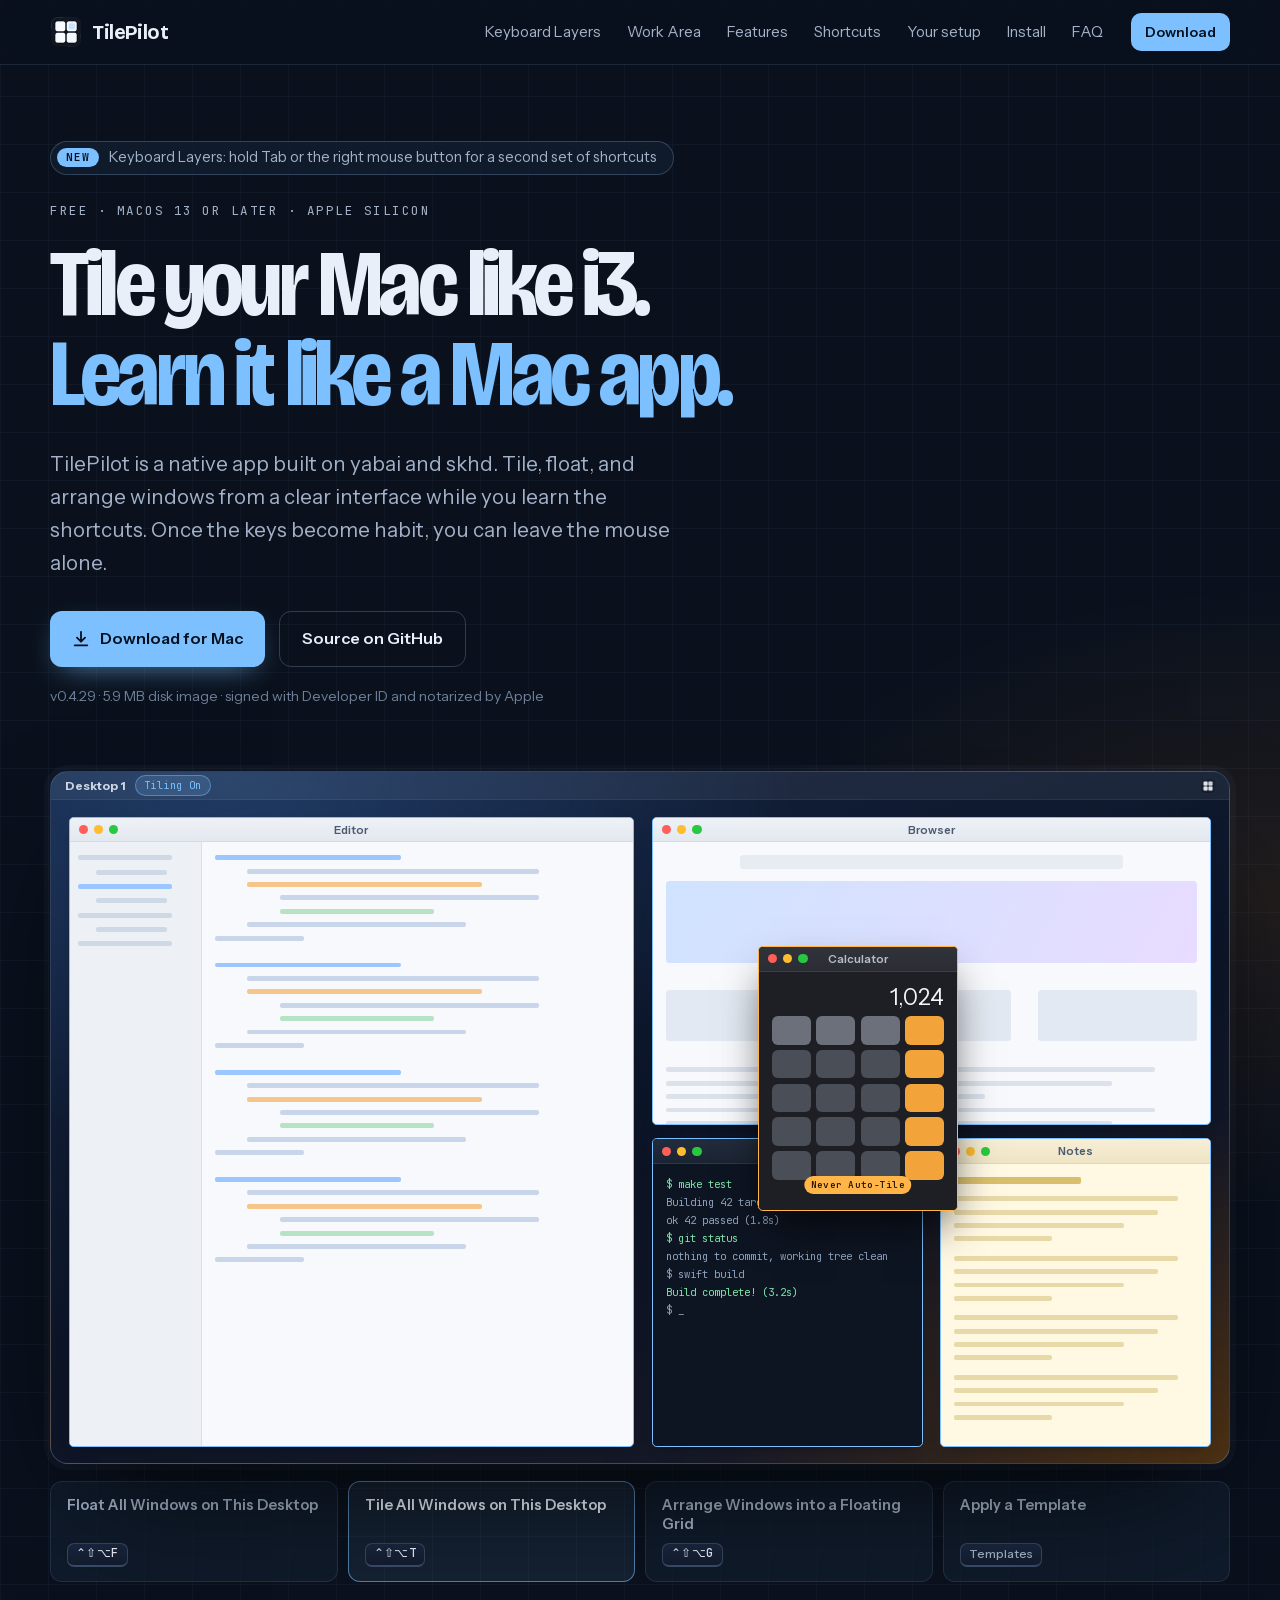
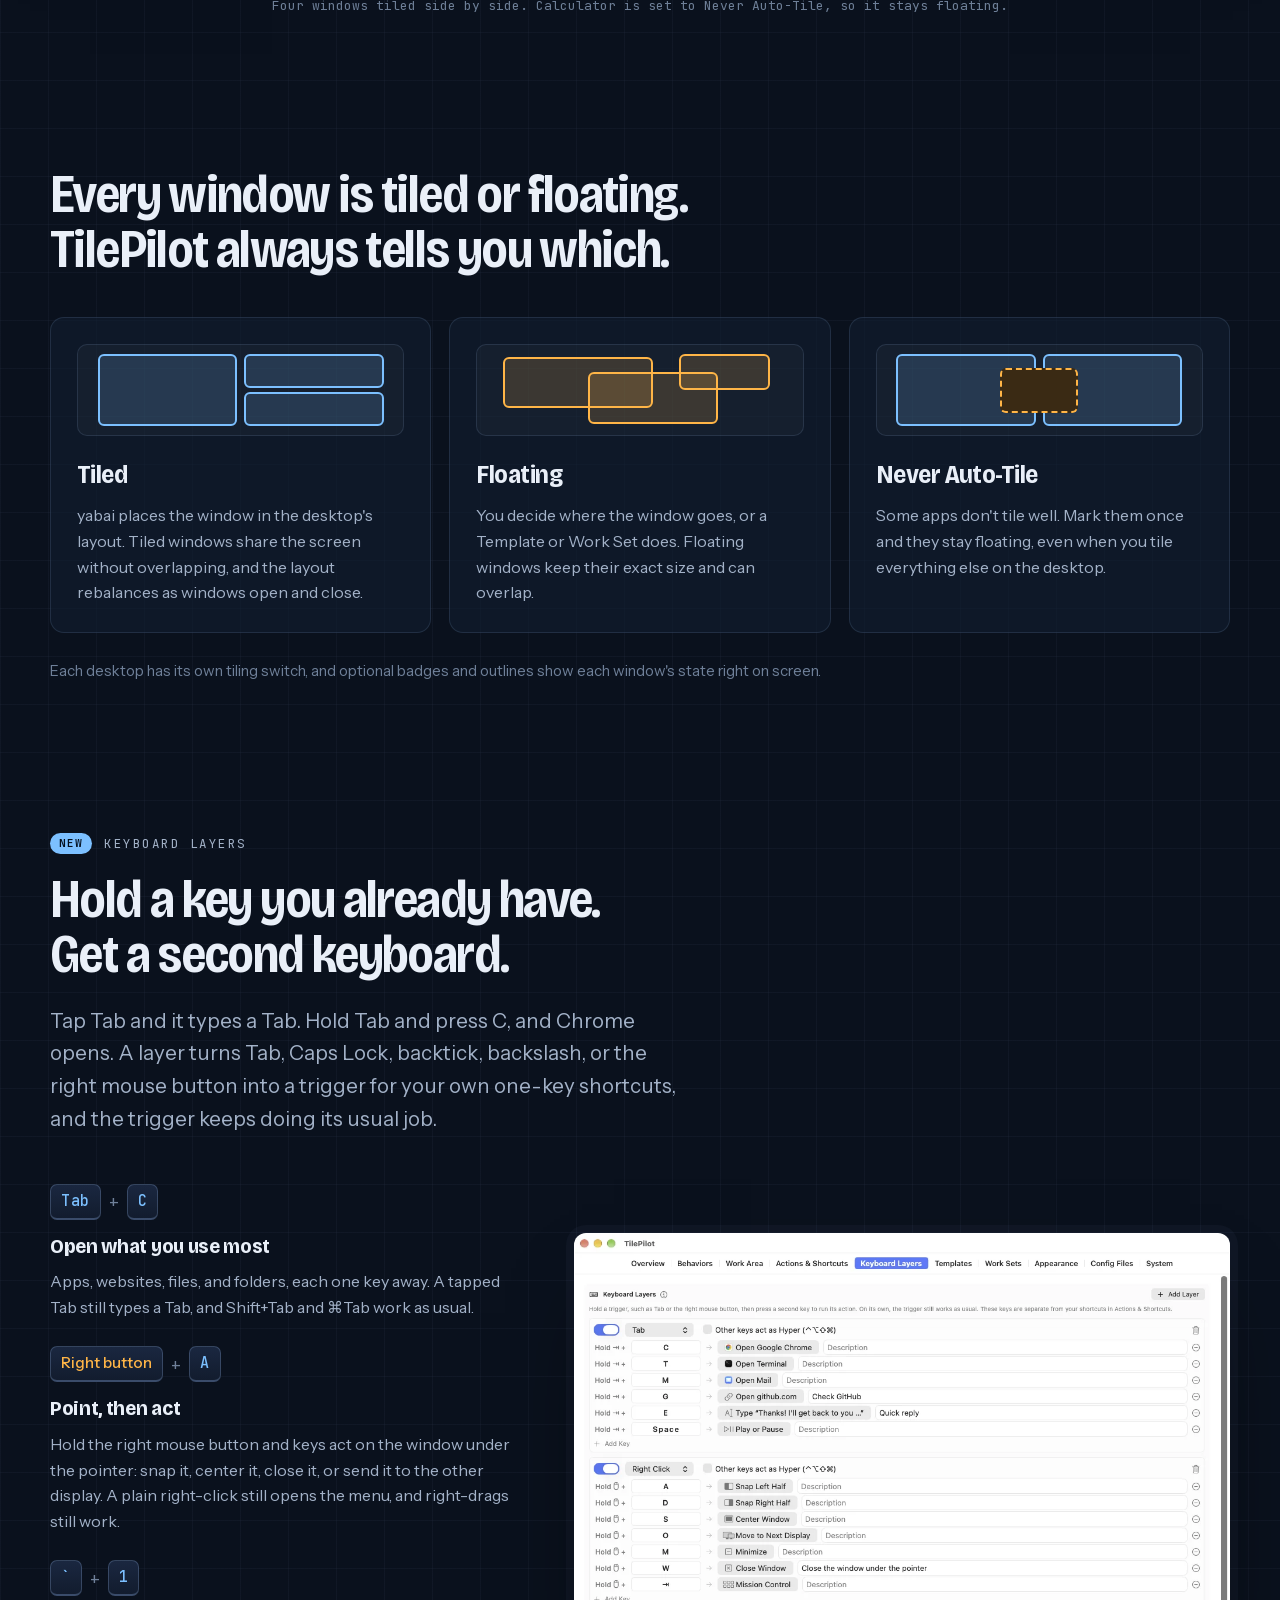
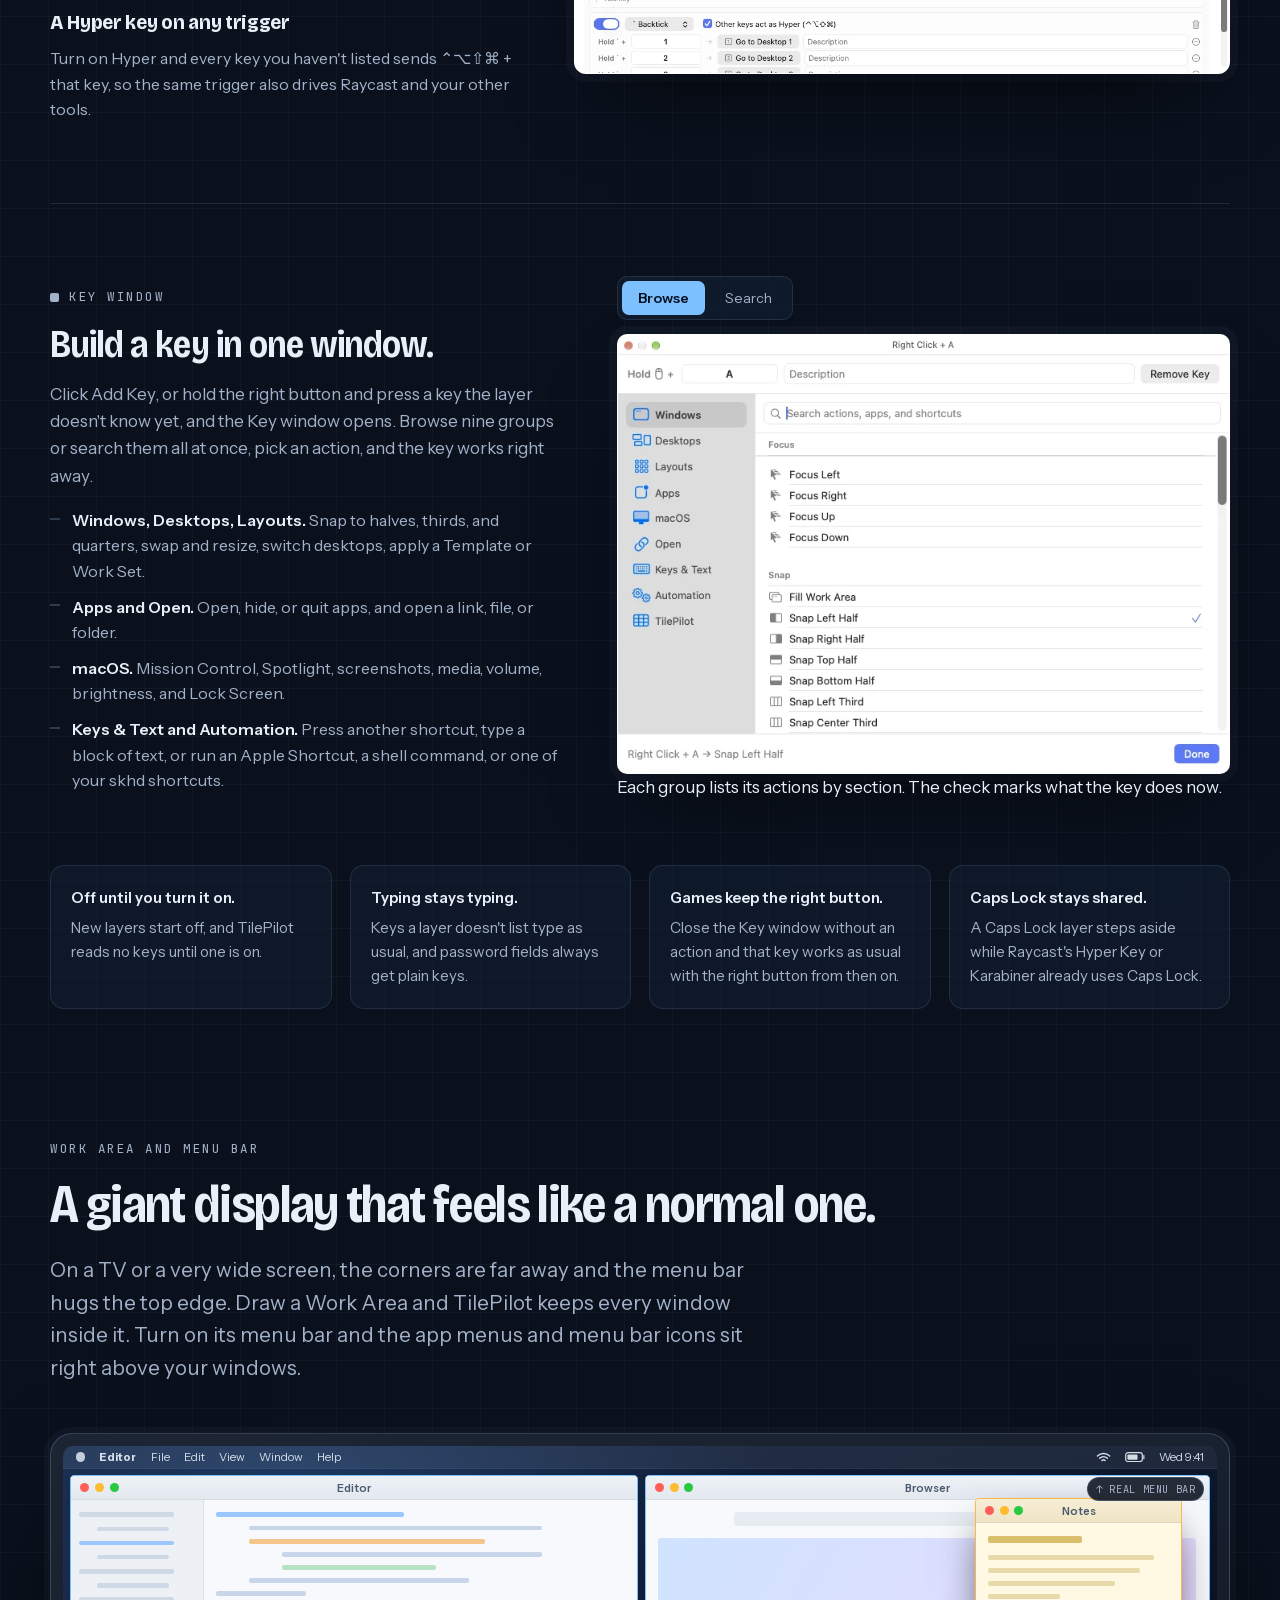
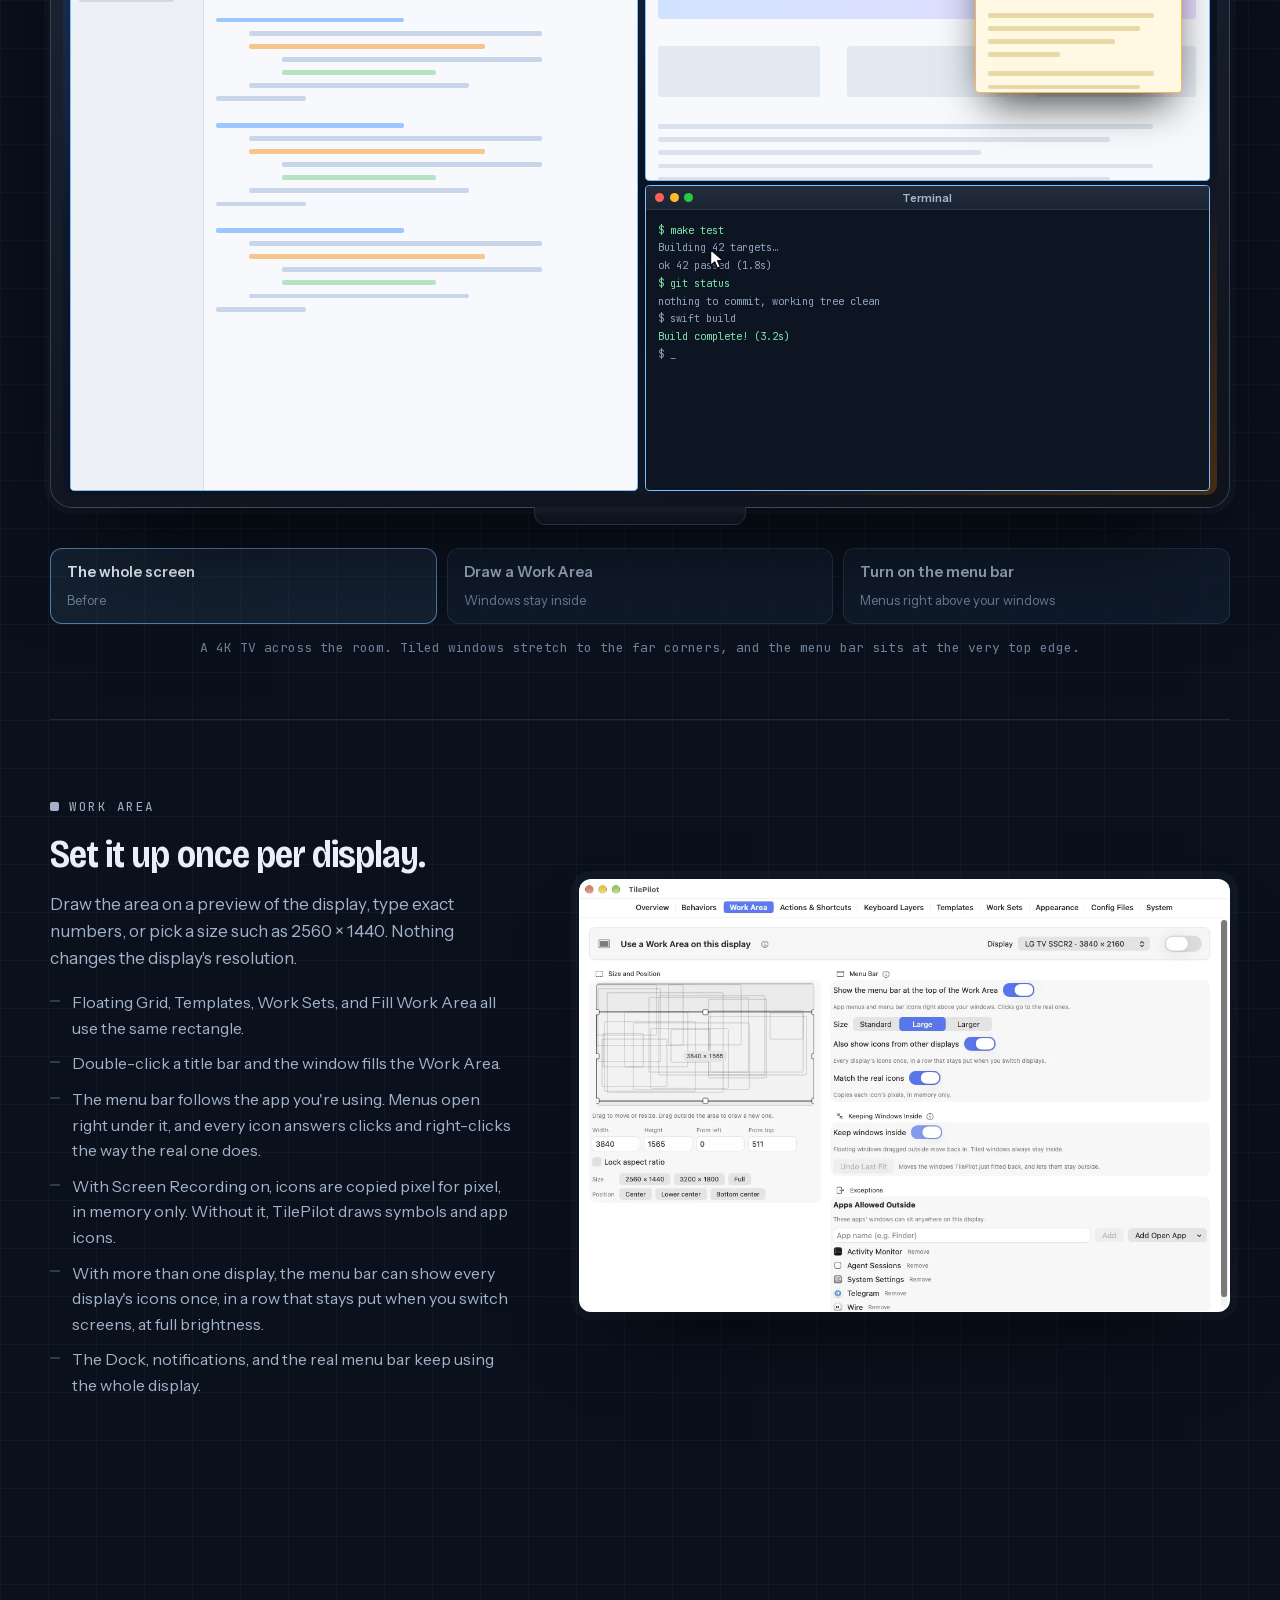
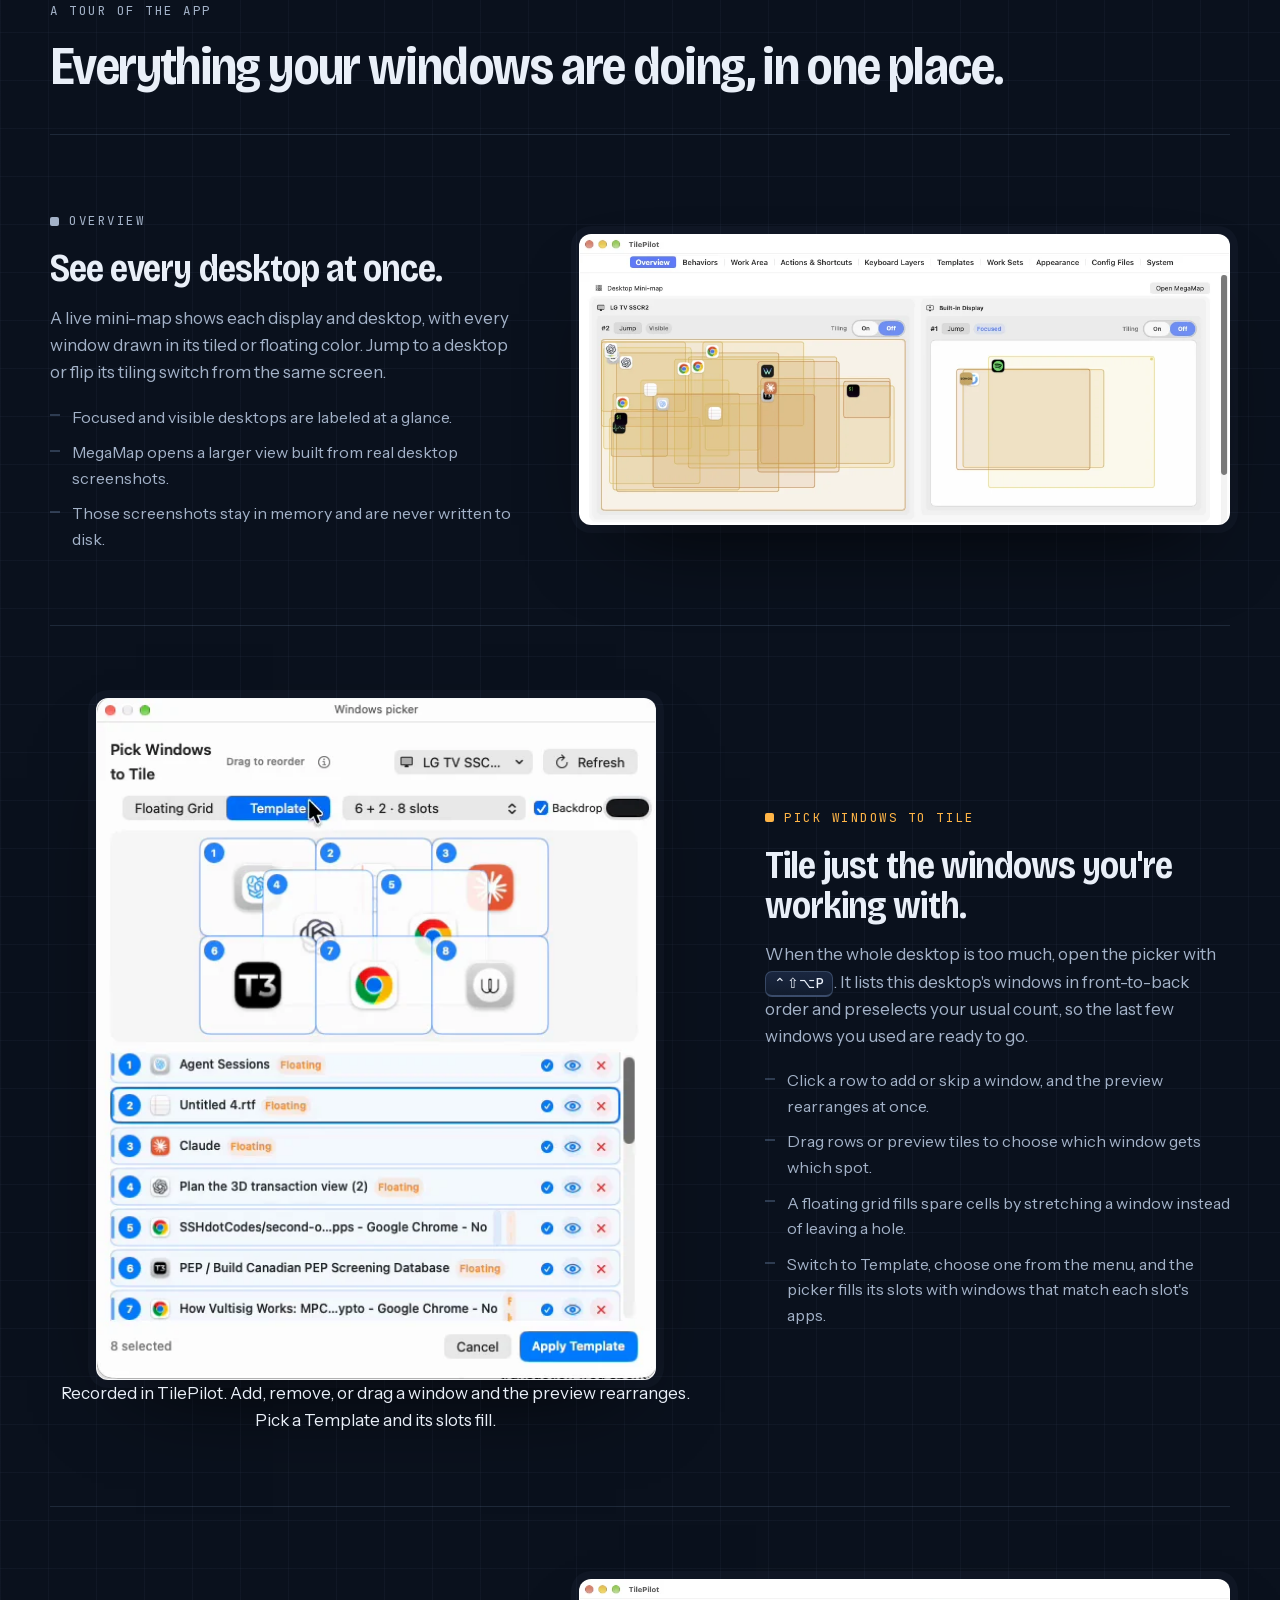
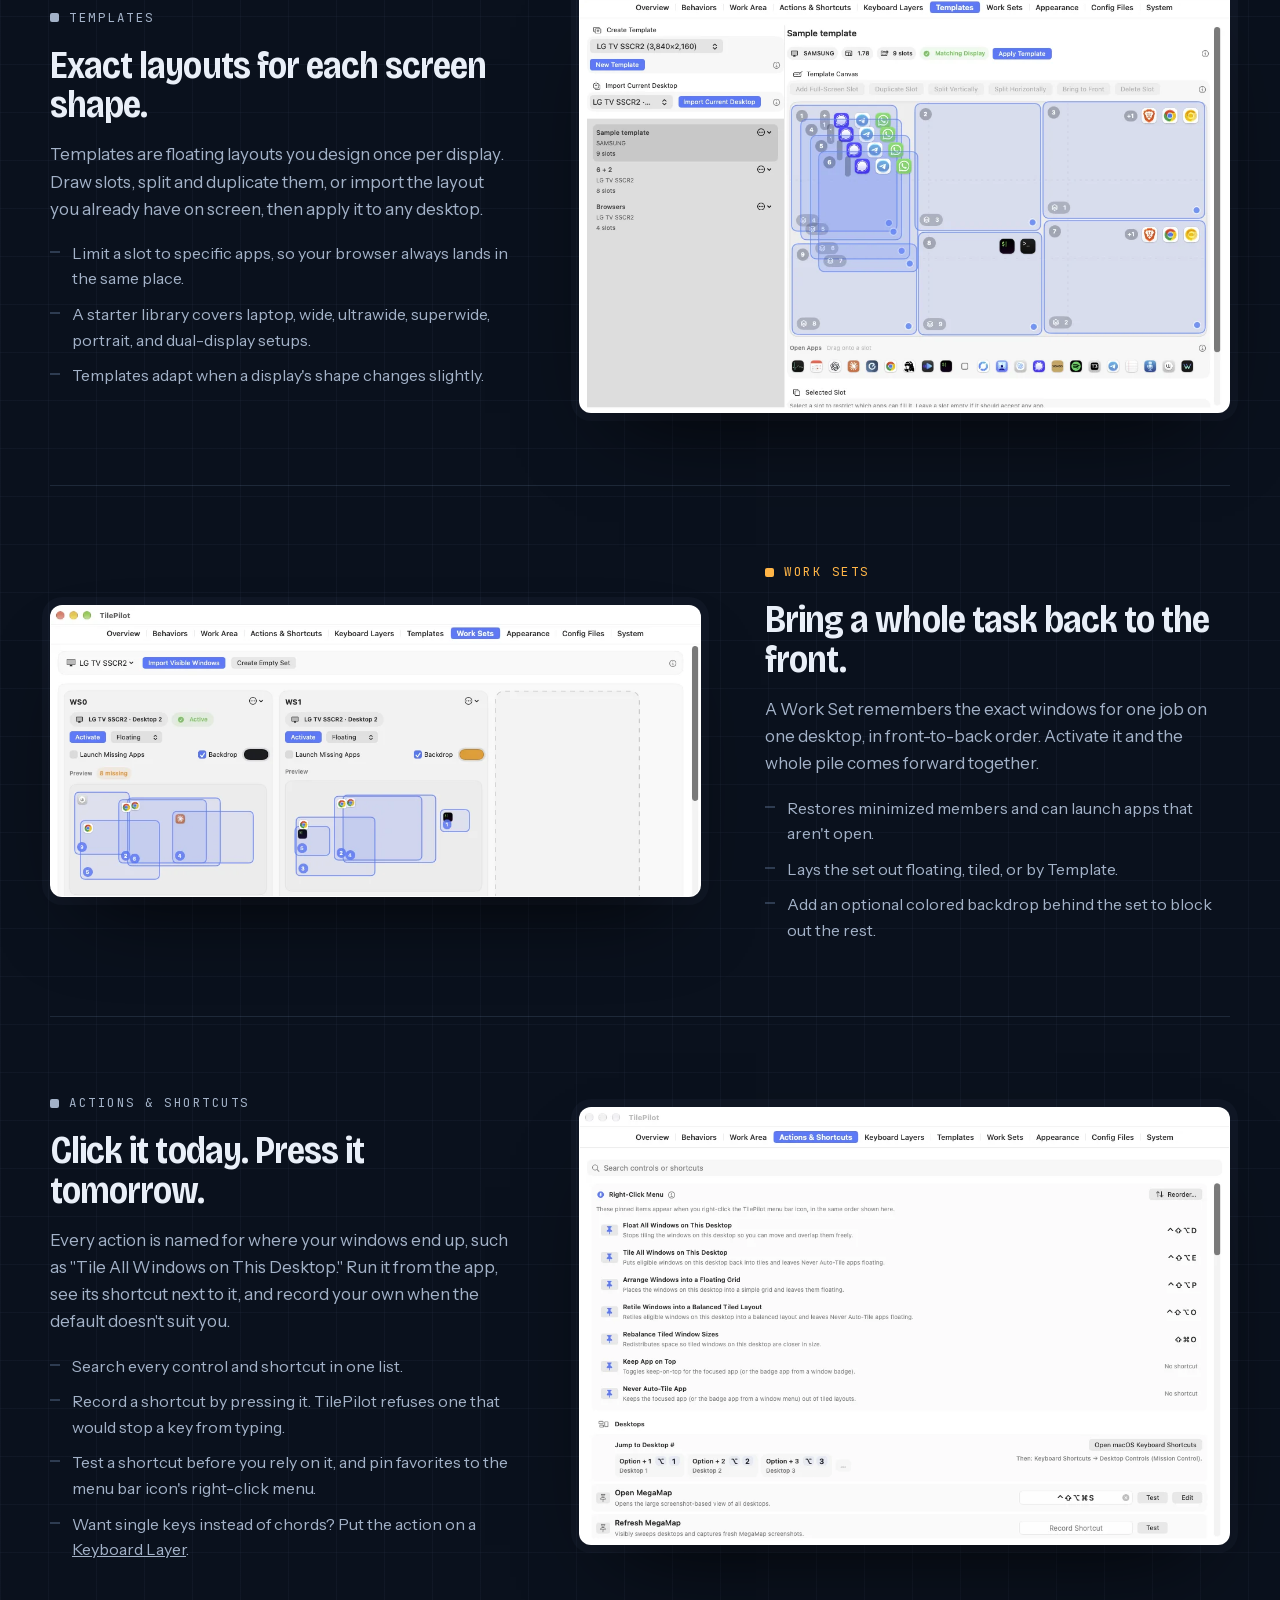
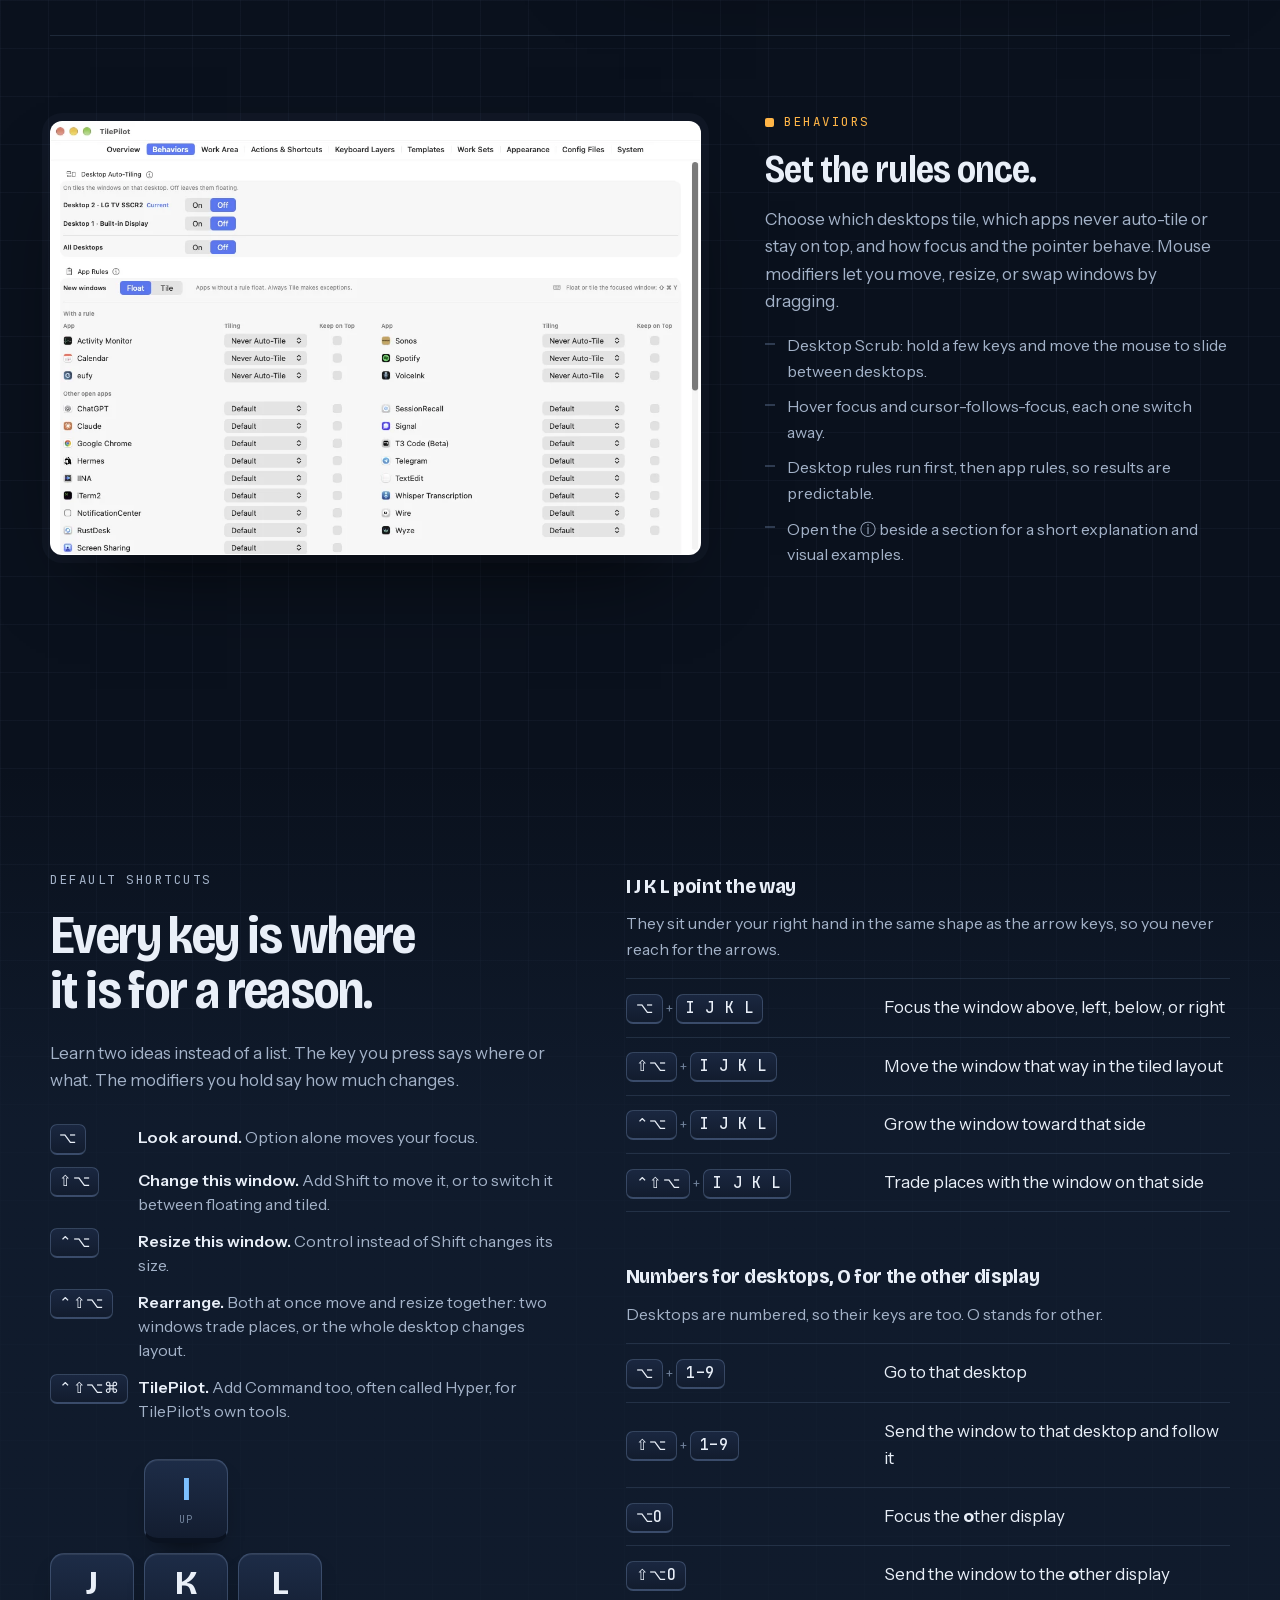
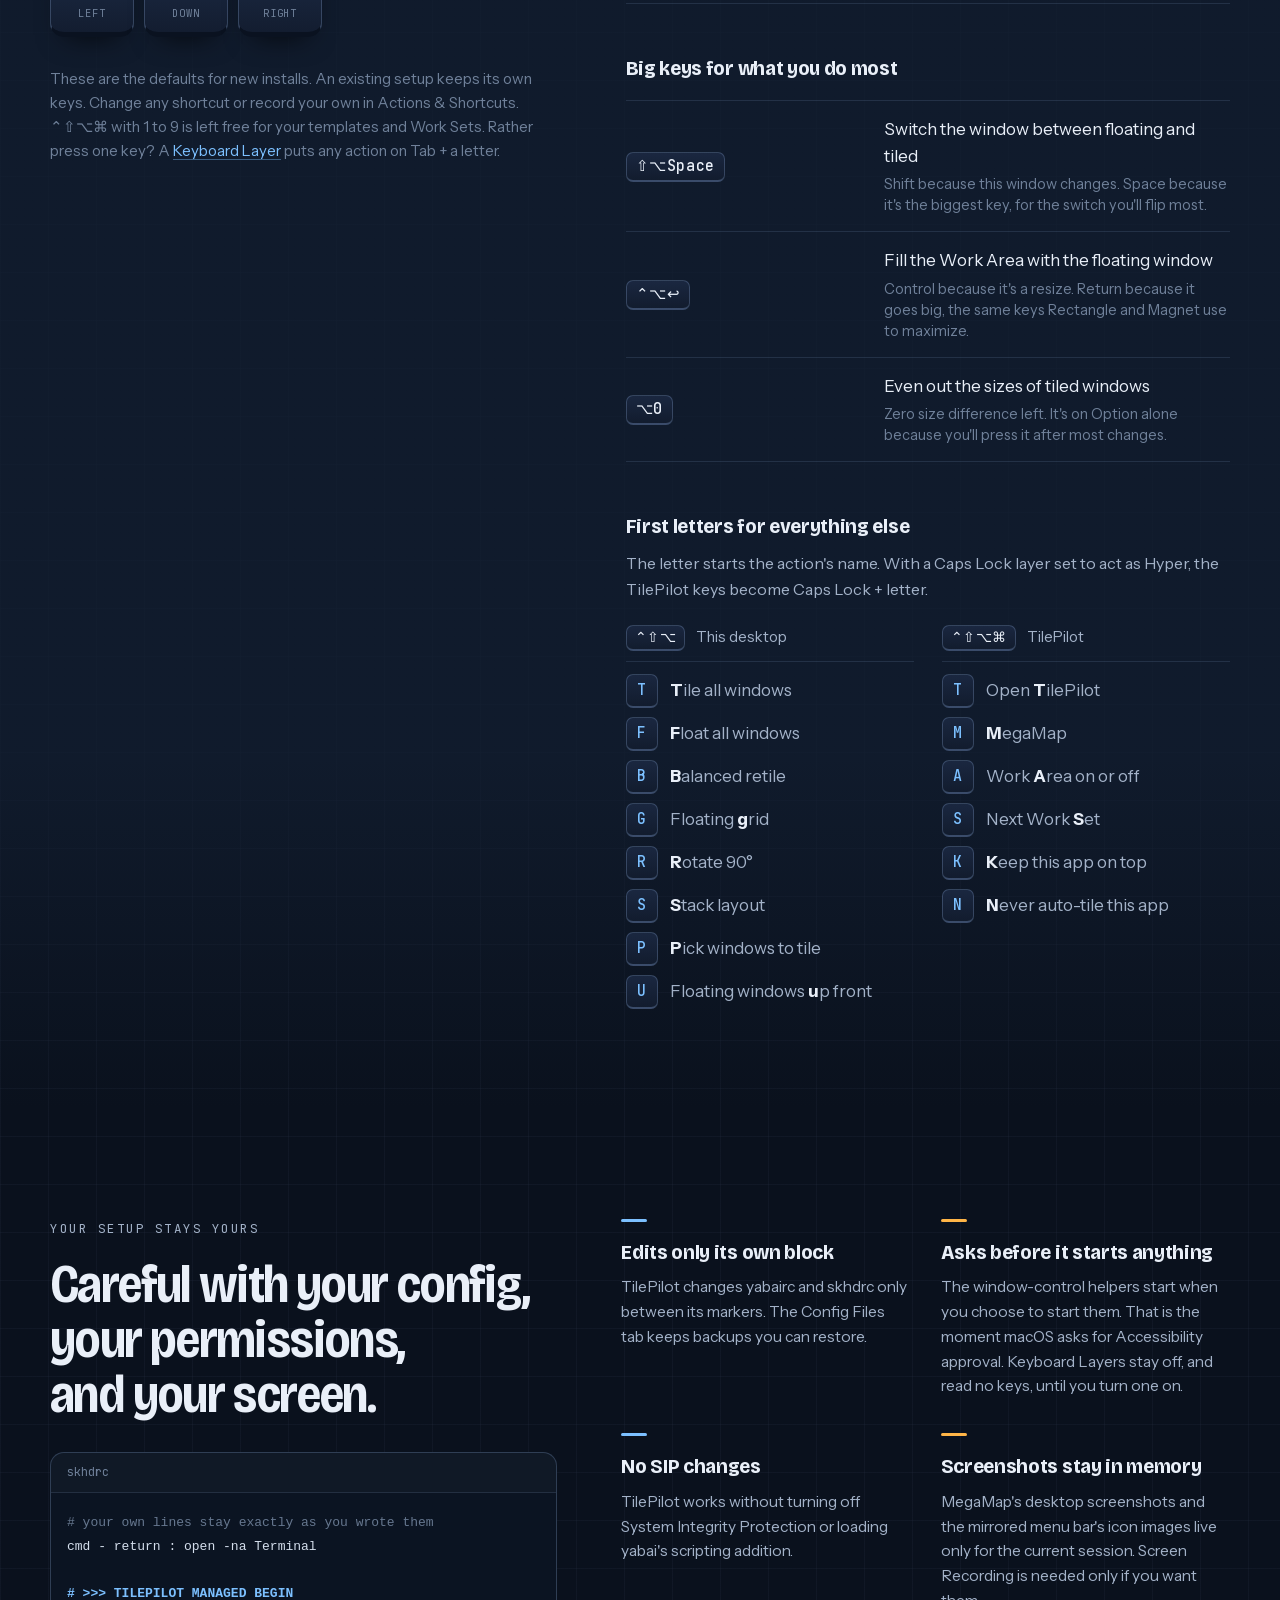
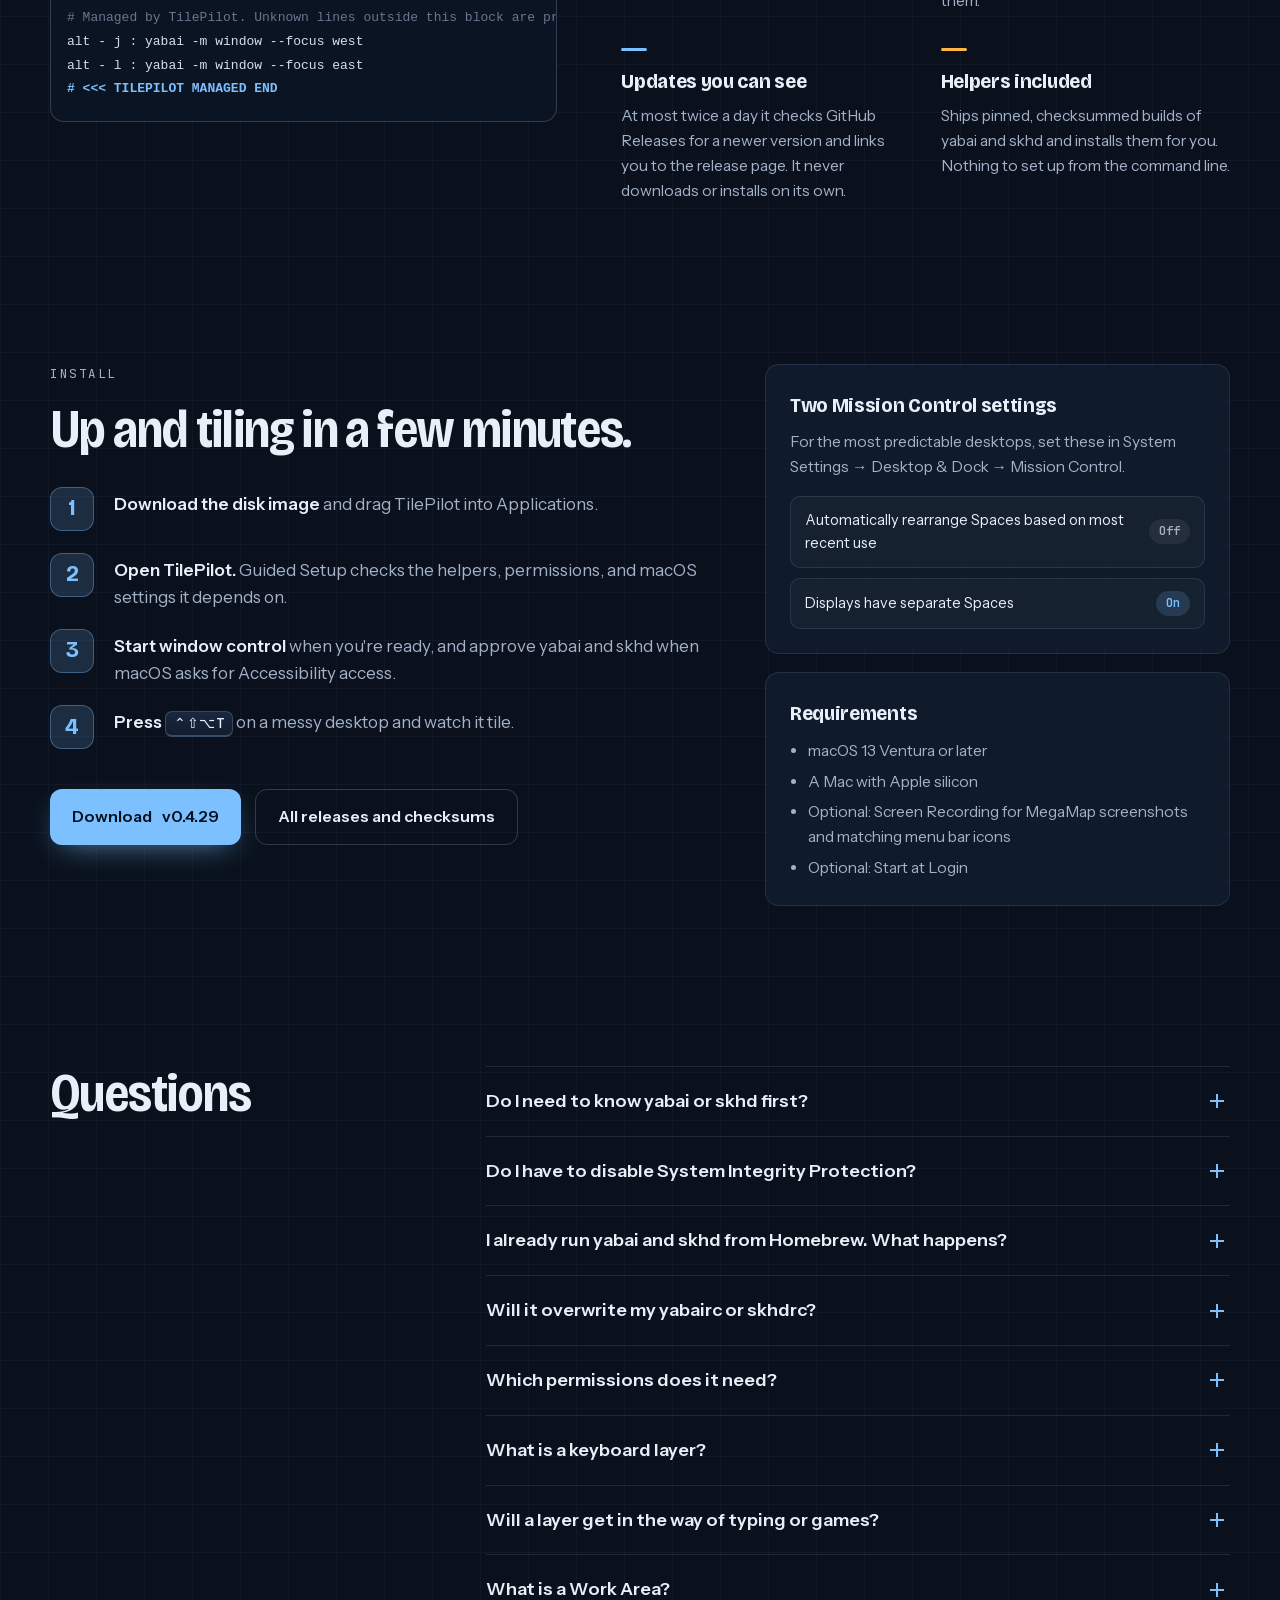
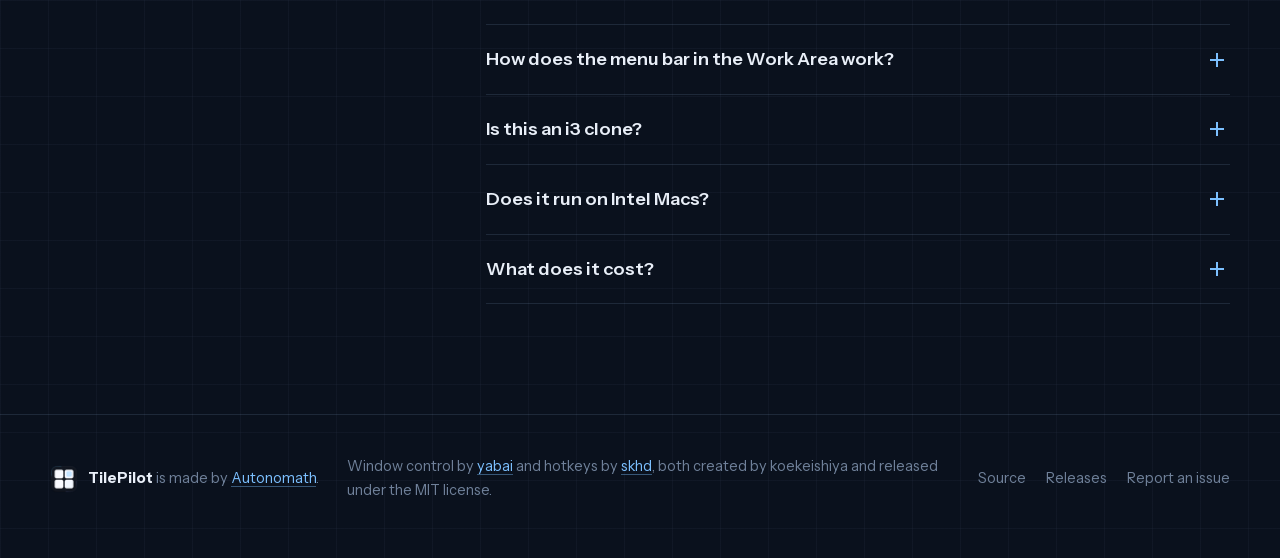
<file: website/index.html>
<!doctype html>
<html lang="en">
<head>
  <meta charset="utf-8">
  <meta name="viewport" content="width=device-width, initial-scale=1">
  <title>TilePilot — Tiling windows for macOS, with a GUI that teaches the keys</title>
  <meta name="description" content="TilePilot is a free Mac app that makes yabai and skhd tiling approachable. Tile or float windows, apply exact layout templates, save Work Sets, and turn Tab or the right mouse button into a second keyboard of one-key shortcuts.">
  <meta name="theme-color" content="#0a111d">
  <link rel="canonical" href="https://autonomath.github.io/TilePilot/">
  <link rel="icon" type="image/png" sizes="64x64" href="assets/icon-64.png">
  <link rel="apple-touch-icon" href="assets/icon-180.png">
  <link rel="preload" href="assets/fonts/bricolage-grotesque.woff2" as="font" type="font/woff2" crossorigin>
  <link rel="preload" href="assets/fonts/instrument-sans.woff2" as="font" type="font/woff2" crossorigin>
  <link rel="stylesheet" href="styles.css">

  <meta property="og:type" content="website">
  <meta property="og:site_name" content="TilePilot">
  <meta property="og:title" content="TilePilot — Tile your Mac like i3. Learn it like a Mac app.">
  <meta property="og:description" content="A free macOS app for tiling, floating layouts, templates, Work Sets, keyboard layers, and learnable shortcuts, built on yabai and skhd.">
  <meta property="og:url" content="https://autonomath.github.io/TilePilot/">
  <meta property="og:image" content="https://autonomath.github.io/TilePilot/assets/og.png">
  <meta property="og:image:width" content="1200">
  <meta property="og:image:height" content="630">
  <meta name="twitter:card" content="summary_large_image">

  <script type="application/ld+json">
  {
    "@context": "https://schema.org",
    "@type": "SoftwareApplication",
    "name": "TilePilot",
    "applicationCategory": "UtilitiesApplication",
    "operatingSystem": "macOS 13 or later on Apple silicon",
    "description": "A native macOS app that makes yabai and skhd window tiling approachable, with floating layout templates, Work Sets, keyboard layers, and a shortcut learning surface.",
    "softwareVersion": "0.4.29",
    "downloadUrl": "https://github.com/autonomath/TilePilot/releases/download/v0.4.29/TilePilot-v0.4.29.dmg",
    "url": "https://autonomath.github.io/TilePilot/",
    "offers": { "@type": "Offer", "price": "0", "priceCurrency": "USD" },
    "publisher": { "@type": "Organization", "name": "Autonomath", "url": "https://autonomath.github.io/" }
  }
  </script>
</head>
<body>
  <a class="skip" href="#main">Skip to content</a>

  <header class="site-header">
    <div class="shell header-inner">
      <a class="brand" href="./" aria-label="TilePilot home">
        <img src="assets/icon-64.png" width="32" height="32" alt="">
        <span>TilePilot</span>
      </a>
      <nav class="nav" aria-label="Primary">
        <a href="#layers">Keyboard Layers</a>
        <a href="#work-area">Work Area</a>
        <a href="#features">Features</a>
        <a href="#keys">Shortcuts</a>
        <a href="#trust">Your setup</a>
        <a href="#install">Install</a>
        <a href="#faq">FAQ</a>
      </nav>
      <a class="btn btn-small" data-release="dmg" href="https://github.com/autonomath/TilePilot/releases/download/v0.4.29/TilePilot-v0.4.29.dmg">Download</a>
    </div>
  </header>

  <main id="main">
    <section class="hero">
      <div class="shell">
        <div class="hero-copy">
          <a class="announce" href="#layers"><span class="new-tag">New</span>Keyboard Layers: hold Tab or the right mouse button for a second set of shortcuts</a>
          <p class="eyebrow">Free · macOS 13 or later · Apple silicon</p>
          <h1>Tile your Mac like i3.<br><em>Learn it like a Mac app.</em></h1>
          <p class="lede">TilePilot is a native app built on yabai and skhd. Tile, float, and arrange windows from a clear interface while you learn the shortcuts. Once the keys become habit, you can leave the mouse alone.</p>
          <div class="cta-row">
            <a class="btn btn-primary" data-release="dmg" href="https://github.com/autonomath/TilePilot/releases/download/v0.4.29/TilePilot-v0.4.29.dmg">
              <svg viewBox="0 0 20 20" aria-hidden="true"><path d="M10 2v11m0 0-4.5-4.5M10 13l4.5-4.5M3 17h14" fill="none" stroke="currentColor" stroke-width="2" stroke-linecap="round" stroke-linejoin="round"/></svg>
              Download for Mac
            </a>
            <a class="btn btn-ghost" href="https://github.com/autonomath/TilePilot">Source on GitHub</a>
          </div>
          <p class="fine"><span data-release="version">v0.4.29</span> · <span data-release="size">5.9 MB</span> disk image · signed with Developer ID and notarized by Apple</p>
        </div>

        <figure class="demo" id="demo" aria-labelledby="demo-caption">
          <div class="demo-screen">
            <div class="menubar" aria-hidden="true">
              <span class="menubar-left"><b>Desktop 1</b><span class="state-pill" id="demo-pill">Tiling Off</span></span>
              <span class="menubar-right"><img src="assets/icon-64.png" width="14" height="14" alt=""></span>
            </div>
            <div class="stage" id="stage" data-layout="float" aria-hidden="true">
              <div class="slot" style="--x:22;--y:2.5;--w:56;--h:95"></div>
              <div class="slot" style="--x:1.5;--y:2.5;--w:19;--h:46.5"></div>
              <div class="slot" style="--x:1.5;--y:51;--w:19;--h:46.5"></div>
              <div class="slot" style="--x:79.5;--y:2.5;--w:19;--h:46.5"></div>
              <div class="slot" style="--x:79.5;--y:51;--w:19;--h:46.5"></div>

              <div class="win win-editor" data-win="editor">
                <div class="win-bar"><i></i><i></i><i></i><span>Editor</span></div>
                <div class="win-body ed"><p class="tree"><span></span><span></span><span></span><span></span><span></span><span></span><span></span></p><p class="code"><span></span><span></span><span></span><span></span><span></span><span></span><span></span><span></span><span></span><span></span><span></span><span></span><span></span><span></span><span></span><span></span><span></span><span></span><span></span><span></span><span></span><span></span><span></span><span></span><span></span><span></span><span></span><span></span><span></span><span></span><span></span><span></span></p></div>
              </div>
              <div class="win win-browser" data-win="browser">
                <div class="win-bar"><i></i><i></i><i></i><span>Browser</span></div>
                <div class="win-body"><div class="url"></div><div class="page-hero"></div><div class="page-cols"><span></span><span></span><span></span></div><p class="page-text"><span></span><span></span><span></span><span></span><span></span><span></span><span></span><span></span><span></span></p></div>
              </div>
              <div class="win win-terminal" data-win="terminal">
                <div class="win-bar"><i></i><i></i><i></i><span>Terminal</span></div>
                <div class="win-body"><p class="term"><span>$ make test</span><span>Building 42 targets…</span><span>ok 42 passed (1.8s)</span><span>$ git status</span><span>nothing to commit, working tree clean</span><span>$ swift build</span><span>Build complete! (3.2s)</span><span>$ _</span></p></div>
              </div>
              <div class="win win-notes" data-win="notes">
                <div class="win-bar"><i></i><i></i><i></i><span>Notes</span></div>
                <div class="win-body"><p class="lines"><span></span><span></span><span></span><span></span><span></span><span></span><span></span><span></span><span></span><span></span><span></span><span></span><span></span><span></span><span></span><span></span><span></span></p></div>
              </div>
              <div class="win win-calc" data-win="calc">
                <div class="win-bar"><i></i><i></i><i></i><span>Calculator</span></div>
                <div class="win-body calc"><div class="calc-display">1,024</div><div class="keys-grid"><span></span><span></span><span></span><span></span><span></span><span></span><span></span><span></span><span></span><span></span><span></span><span></span><span></span><span></span><span></span><span></span><span></span><span></span><span></span><span></span></div></div>
                <span class="win-tag">Never Auto-Tile</span>
              </div>
            </div>
          </div>
          <div class="demo-actions" role="group" aria-label="Try a layout action">
            <button type="button" data-layout="float" aria-pressed="true">
              <span class="act">Float All Windows on This Desktop</span>
              <kbd>⌃⇧⌥F</kbd>
            </button>
            <button type="button" data-layout="tile" aria-pressed="false">
              <span class="act">Tile All Windows on This Desktop</span>
              <kbd>⌃⇧⌥T</kbd>
            </button>
            <button type="button" data-layout="grid" aria-pressed="false">
              <span class="act">Arrange Windows into a Floating Grid</span>
              <kbd>⌃⇧⌥G</kbd>
            </button>
            <button type="button" data-layout="template" aria-pressed="false">
              <span class="act">Apply a Template</span>
              <kbd class="kbd-soft">Templates</kbd>
            </button>
          </div>
          <figcaption id="demo-caption"><span id="demo-status">Five floating windows, stacked wherever they were last dropped.</span></figcaption>
        </figure>
      </div>
    </section>

    <section class="states" aria-labelledby="states-title">
      <div class="shell">
        <h2 id="states-title" class="section-title">Every window is tiled or floating.<br>TilePilot always tells you which.</h2>
        <div class="state-cards">
          <article class="state-card is-tiled">
            <div class="swatch" aria-hidden="true"><span></span><span></span><span></span></div>
            <h3>Tiled</h3>
            <p>yabai places the window in the desktop's layout. Tiled windows share the screen without overlapping, and the layout rebalances as windows open and close.</p>
          </article>
          <article class="state-card is-floating">
            <div class="swatch" aria-hidden="true"><span></span><span></span><span></span></div>
            <h3>Floating</h3>
            <p>You decide where the window goes, or a Template or Work Set does. Floating windows keep their exact size and can overlap.</p>
          </article>
          <article class="state-card is-exception">
            <div class="swatch" aria-hidden="true"><span></span><span></span><span></span></div>
            <h3>Never Auto-Tile</h3>
            <p>Some apps don't tile well. Mark them once and they stay floating, even when you tile everything else on the desktop.</p>
          </article>
        </div>
        <p class="states-note">Each desktop has its own tiling switch, and optional badges and outlines show each window's state right on screen.</p>
      </div>
    </section>

    <section id="layers" class="layers" aria-labelledby="layers-title">
      <div class="shell">
        <div class="layers-head">
          <p class="eyebrow"><span class="new-tag">New</span>Keyboard Layers</p>
          <h2 id="layers-title" class="section-title">Hold a key you already have.<br>Get a second keyboard.</h2>
          <p class="lede">Tap Tab and it types a Tab. Hold Tab and press C, and Chrome opens. A layer turns Tab, Caps Lock, backtick, backslash, or the right mouse button into a trigger for your own one-key shortcuts, and the trigger keeps doing its usual job.</p>
        </div>

        <div class="layers-grid">
          <ul class="triggers">
            <li>
              <p class="trigger-key"><kbd>Tab</kbd><span>+</span><kbd>C</kbd></p>
              <h3>Open what you use most</h3>
              <p>Apps, websites, files, and folders, each one key away. A tapped Tab still types a Tab, and Shift+Tab and ⌘Tab work as usual.</p>
            </li>
            <li>
              <p class="trigger-key"><kbd class="kbd-mouse">Right button</kbd><span>+</span><kbd>A</kbd></p>
              <h3>Point, then act</h3>
              <p>Hold the right mouse button and keys act on the window under the pointer: snap it, center it, close it, or send it to the other display. A plain right-click still opens the menu, and right-drags still work.</p>
            </li>
            <li>
              <p class="trigger-key"><kbd>&#96;</kbd><span>+</span><kbd>1</kbd></p>
              <h3>A Hyper key on any trigger</h3>
              <p>Turn on Hyper and every key you haven't listed sends ⌃⌥⇧⌘ + that key, so the same trigger also drives Raycast and your other tools.</p>
            </li>
          </ul>
          <figure class="shot"><button type="button" class="zoom" aria-label="Enlarge screenshot"><img src="assets/shots/keyboard-layers.webp" width="1120" height="752" loading="lazy" decoding="async" alt="TilePilot Keyboard Layers tab with three layers. Tab opens Chrome, Terminal, Mail, and a GitHub link, types a quick reply, and plays or pauses music. The right mouse button snaps, centers, minimizes, or closes the window under the pointer. Backtick switches desktops and sends Hyper for other keys."></button></figure>
        </div>

        <div class="builder">
          <div class="builder-copy feature-text">
            <p class="tab-label">Key window</p>
            <h3>Build a key in one window.</h3>
            <p>Click Add Key, or hold the right button and press a key the layer doesn't know yet, and the Key window opens. Browse nine groups or search them all at once, pick an action, and the key works right away.</p>
            <ul>
              <li><b>Windows, Desktops, Layouts.</b> Snap to halves, thirds, and quarters, swap and resize, switch desktops, apply a Template or Work Set.</li>
              <li><b>Apps and Open.</b> Open, hide, or quit apps, and open a link, file, or folder.</li>
              <li><b>macOS.</b> Mission Control, Spotlight, screenshots, media, volume, brightness, and Lock Screen.</li>
              <li><b>Keys &amp; Text and Automation.</b> Press another shortcut, type a block of text, or run an Apple Shortcut, a shell command, or one of your skhd shortcuts.</li>
            </ul>
          </div>
          <figure class="shot builder-shot" id="builder-shot">
            <div class="shot-switch" role="group" aria-label="Key window views">
              <button type="button" data-show="browse" aria-pressed="true">Browse</button>
              <button type="button" data-show="search" aria-pressed="false">Search</button>
            </div>
            <button type="button" class="zoom" data-view="browse" aria-label="Enlarge screenshot"><img src="assets/shots/key-window.webp" width="760" height="544" loading="lazy" decoding="async" alt="TilePilot Key window for Right Click + A, with nine action groups in a sidebar and Snap Left Half checked in the Windows group."></button>
            <button type="button" class="zoom" data-view="search" aria-label="Enlarge screenshot" hidden><img src="assets/shots/key-search.webp" width="760" height="544" loading="lazy" decoding="async" alt="TilePilot Key window searching for screen, with matches grouped under Windows, Apps, and macOS."></button>
            <figcaption id="builder-caption">Each group lists its actions by section. The check marks what the key does now.</figcaption>
          </figure>
        </div>

        <ul class="layer-promises">
          <li><b>Off until you turn it on.</b> New layers start off, and TilePilot reads no keys until one is on.</li>
          <li><b>Typing stays typing.</b> Keys a layer doesn't list type as usual, and password fields always get plain keys.</li>
          <li><b>Games keep the right button.</b> Close the Key window without an action and that key works as usual with the right button from then on.</li>
          <li><b>Caps Lock stays shared.</b> A Caps Lock layer steps aside while Raycast's Hyper Key or Karabiner already uses Caps Lock.</li>
        </ul>
      </div>
    </section>

    <section id="work-area" class="workarea" aria-labelledby="workarea-title">
      <div class="shell">
        <div class="wa-head">
          <p class="eyebrow">Work Area and menu bar</p>
          <h2 id="workarea-title" class="section-title">A giant display that feels like a normal one.</h2>
          <p class="lede">On a TV or a very wide screen, the corners are far away and the menu bar hugs the top edge. Draw a Work Area and TilePilot keeps every window inside it. Turn on its menu bar and the app menus and menu bar icons sit right above your windows.</p>
        </div>

        <figure class="wa-demo" id="wa-demo" aria-labelledby="wa-caption">
          <div class="tv">
            <div class="tv-screen" id="wa-screen" data-step="whole" aria-hidden="true">
              <div class="real-bar"><span class="bar-items"><i class="bar-glyph"></i><b>Editor</b><span>File</span><span>Edit</span><span class="bar-more">View</span><span class="bar-more">Window</span><span class="bar-more">Help</span></span><span class="bar-icons"><svg viewBox="0 0 16 12" aria-hidden="true"><path d="M1.5 4.2a9.4 9.4 0 0 1 13 0M3.9 6.6a6 6 0 0 1 8.2 0M6.3 9a2.6 2.6 0 0 1 3.4 0" fill="none" stroke="currentColor" stroke-width="1.5" stroke-linecap="round"/></svg><svg viewBox="0 0 22 11" aria-hidden="true"><rect x="0.75" y="0.75" width="18" height="9.5" rx="2.5" fill="none" stroke="currentColor" stroke-width="1.3"/><rect x="2.6" y="2.6" width="11" height="5.8" rx="1.2" fill="currentColor"/><path d="M20.4 3.8v3.4" stroke="currentColor" stroke-width="1.3" stroke-linecap="round"/></svg><span class="bar-clock">Wed 9:41</span></span></div>
              <span class="wa-note wa-note-real">Real menu bar</span>
              <div class="wa-area"><span class="wa-note wa-note-area">Work Area</span></div>
              <span class="wa-note wa-note-mirror">Menu bar, right where you work</span>
              <div class="mirror-bar"><span class="bar-items"><i class="bar-glyph"></i><b>Editor</b><span class="mirror-file">File<span class="mirror-menu"><span class="hl">New Window<kbd>⌘N</kbd></span><span>Open…<kbd>⌘O</kbd></span><hr><span>Save<kbd>⌘S</kbd></span><span>Close<kbd>⌘W</kbd></span></span></span><span>Edit</span><span class="bar-more">View</span><span class="bar-more">Window</span><span class="bar-more">Help</span></span><span class="bar-icons"><svg viewBox="0 0 16 12" aria-hidden="true"><path d="M1.5 4.2a9.4 9.4 0 0 1 13 0M3.9 6.6a6 6 0 0 1 8.2 0M6.3 9a2.6 2.6 0 0 1 3.4 0" fill="none" stroke="currentColor" stroke-width="1.5" stroke-linecap="round"/></svg><svg viewBox="0 0 22 11" aria-hidden="true"><rect x="0.75" y="0.75" width="18" height="9.5" rx="2.5" fill="none" stroke="currentColor" stroke-width="1.3"/><rect x="2.6" y="2.6" width="11" height="5.8" rx="1.2" fill="currentColor"/><path d="M20.4 3.8v3.4" stroke="currentColor" stroke-width="1.3" stroke-linecap="round"/></svg><span class="bar-clock">Wed 9:41</span></span></div>

              <div class="win win-editor" data-win="editor">
                <div class="win-bar"><i></i><i></i><i></i><span>Editor</span></div>
                <div class="win-body ed"><p class="tree"><span></span><span></span><span></span><span></span><span></span><span></span><span></span></p><p class="code"><span></span><span></span><span></span><span></span><span></span><span></span><span></span><span></span><span></span><span></span><span></span><span></span><span></span><span></span><span></span><span></span><span></span><span></span><span></span><span></span><span></span><span></span><span></span><span></span><span></span><span></span><span></span><span></span><span></span><span></span><span></span><span></span></p></div>
              </div>
              <div class="win win-browser" data-win="browser">
                <div class="win-bar"><i></i><i></i><i></i><span>Browser</span></div>
                <div class="win-body"><div class="url"></div><div class="page-hero"></div><div class="page-cols"><span></span><span></span><span></span></div><p class="page-text"><span></span><span></span><span></span><span></span><span></span><span></span><span></span><span></span><span></span></p></div>
              </div>
              <div class="win win-terminal" data-win="terminal">
                <div class="win-bar"><i></i><i></i><i></i><span>Terminal</span></div>
                <div class="win-body"><p class="term"><span>$ make test</span><span>Building 42 targets…</span><span>ok 42 passed (1.8s)</span><span>$ git status</span><span>nothing to commit, working tree clean</span><span>$ swift build</span><span>Build complete! (3.2s)</span><span>$ _</span></p></div>
              </div>
              <div class="win win-notes" data-win="notes">
                <div class="win-bar"><i></i><i></i><i></i><span>Notes</span></div>
                <div class="win-body"><p class="lines"><span></span><span></span><span></span><span></span><span></span><span></span><span></span><span></span><span></span><span></span><span></span><span></span><span></span><span></span><span></span><span></span><span></span></p></div>
              </div>
              <svg class="wa-pointer" viewBox="0 0 16 22"><path d="M1.5 1.5v16.2l4.1-3.9 2.7 6.2 3-1.3-2.7-6.1h5.6z" fill="#fff" stroke="#0a111d" stroke-width="1.4" stroke-linejoin="round"/></svg>
            </div>
          </div>
          <div class="demo-actions wa-actions" role="group" aria-label="See the Work Area step by step">
            <button type="button" data-step="whole" aria-pressed="true"><span class="act">The whole screen</span><small>Before</small></button>
            <button type="button" data-step="area" aria-pressed="false"><span class="act">Draw a Work Area</span><small>Windows stay inside</small></button>
            <button type="button" data-step="bar" aria-pressed="false"><span class="act">Turn on the menu bar</span><small>Menus right above your windows</small></button>
          </div>
          <figcaption id="wa-caption"><span id="wa-status">A 4K TV across the room. Tiled windows stretch to the far corners, and the menu bar sits at the very top edge.</span></figcaption>
        </figure>

        <article class="feature">
          <div class="feature-text">
            <p class="tab-label">Work Area</p>
            <h3>Set it up once per display.</h3>
            <p>Draw the area on a preview of the display, type exact numbers, or pick a size such as 2560 × 1440. Nothing changes the display's resolution.</p>
            <ul>
              <li>Floating Grid, Templates, Work Sets, and Fill Work Area all use the same rectangle.</li>
              <li>Double-click a title bar and the window fills the Work Area.</li>
              <li>The menu bar follows the app you're using. Menus open right under it, and every icon answers clicks and right-clicks the way the real one does.</li>
              <li>With Screen Recording on, icons are copied pixel for pixel, in memory only. Without it, TilePilot draws symbols and app icons.</li>
            <li>With more than one display, the menu bar can show every display's icons once, in a row that stays put when you switch screens, at full brightness.</li>
              <li>The Dock, notifications, and the real menu bar keep using the whole display.</li>
            </ul>
          </div>
          <figure class="shot"><button type="button" class="zoom" aria-label="Enlarge screenshot"><img src="assets/shots/work-area.webp" width="1120" height="745" loading="lazy" decoding="async" alt="TilePilot Work Area tab with a preview of a 4K display, the Work Area drawn below the top of the screen, and Menu Bar settings for showing the menu bar at the top of the Work Area."></button></figure>
        </article>
      </div>
    </section>

    <section id="features" class="features" aria-labelledby="features-title">
      <div class="shell">
        <p class="eyebrow">A tour of the app</p>
        <h2 id="features-title" class="section-title">Everything your windows are doing, in one place.</h2>

        <article class="feature">
          <div class="feature-text">
            <p class="tab-label">Overview</p>
            <h3>See every desktop at once.</h3>
            <p>A live mini-map shows each display and desktop, with every window drawn in its tiled or floating color. Jump to a desktop or flip its tiling switch from the same screen.</p>
            <ul>
              <li>Focused and visible desktops are labeled at a glance.</li>
              <li>MegaMap opens a larger view built from real desktop screenshots.</li>
              <li>Those screenshots stay in memory and are never written to disk.</li>
            </ul>
          </div>
          <figure class="shot"><button type="button" class="zoom" aria-label="Enlarge screenshot"><img src="assets/shots/overview.webp" width="1120" height="500" loading="lazy" decoding="async" alt="TilePilot Overview tab showing a desktop mini-map for two displays, with per-desktop tiling switches and Jump buttons."></button></figure>
        </article>

        <article class="feature flip">
          <div class="feature-text">
            <p class="tab-label">Pick Windows to Tile</p>
            <h3>Tile just the windows you're working with.</h3>
            <p>When the whole desktop is too much, open the picker with <kbd>⌃⇧⌥P</kbd>. It lists this desktop's windows in front-to-back order and preselects your usual count, so the last few windows you used are ready to go.</p>
            <ul>
              <li>Click a row to add or skip a window, and the preview rearranges at once.</li>
              <li>Drag rows or preview tiles to choose which window gets which spot.</li>
              <li>A floating grid fills spare cells by stretching a window instead of leaving a hole.</li>
              <li>Switch to Template, choose one from the menu, and the picker fills its slots with windows that match each slot's apps.</li>
            </ul>
          </div>
          <figure class="shot shot-video">
            <video src="assets/shots/picker.mp4" poster="assets/shots/picker.webp" width="548" height="668" autoplay muted loop playsinline preload="metadata" aria-label="Recording of the Pick Windows to Tile picker. Selecting windows rearranges the preview grid. Switching to Template and choosing templates from the menu fills their slots, and windows are dragged to new spots."></video>
            <figcaption>Recorded in TilePilot. Add, remove, or drag a window and the preview rearranges. Pick a Template and its slots fill.</figcaption>
          </figure>
        </article>

        <article class="feature">
          <div class="feature-text">
            <p class="tab-label">Templates</p>
            <h3>Exact layouts for each screen shape.</h3>
            <p>Templates are floating layouts you design once per display. Draw slots, split and duplicate them, or import the layout you already have on screen, then apply it to any desktop.</p>
            <ul>
              <li>Limit a slot to specific apps, so your browser always lands in the same place.</li>
              <li>A starter library covers laptop, wide, ultrawide, superwide, portrait, and dual-display setups.</li>
              <li>Templates adapt when a display's shape changes slightly.</li>
            </ul>
          </div>
          <figure class="shot"><button type="button" class="zoom" aria-label="Enlarge screenshot"><img src="assets/shots/templates.webp" width="1120" height="745" loading="lazy" decoding="async" alt="TilePilot Templates tab with a nine-slot template canvas, app icons assigned to slots, and an Apply Template button."></button></figure>
        </article>

        <article class="feature flip">
          <div class="feature-text">
            <p class="tab-label">Work Sets</p>
            <h3>Bring a whole task back to the front.</h3>
            <p>A Work Set remembers the exact windows for one job on one desktop, in front-to-back order. Activate it and the whole pile comes forward together.</p>
            <ul>
              <li>Restores minimized members and can launch apps that aren't open.</li>
              <li>Lays the set out floating, tiled, or by Template.</li>
              <li>Add an optional colored backdrop behind the set to block out the rest.</li>
            </ul>
          </div>
          <figure class="shot"><button type="button" class="zoom" aria-label="Enlarge screenshot"><img src="assets/shots/work-sets.webp" width="1120" height="500" loading="lazy" decoding="async" alt="TilePilot Work Sets tab with two saved sets, each with an Activate button, layout mode, backdrop color, and a preview of its windows."></button></figure>
        </article>

        <article class="feature">
          <div class="feature-text">
            <p class="tab-label">Actions &amp; Shortcuts</p>
            <h3>Click it today. Press it tomorrow.</h3>
            <p>Every action is named for where your windows end up, such as "Tile All Windows on This Desktop." Run it from the app, see its shortcut next to it, and record your own when the default doesn't suit you.</p>
            <ul>
              <li>Search every control and shortcut in one list.</li>
              <li>Record a shortcut by pressing it. TilePilot refuses one that would stop a key from typing.</li>
              <li>Test a shortcut before you rely on it, and pin favorites to the menu bar icon's right-click menu.</li>
              <li>Want single keys instead of chords? Put the action on a <a href="#layers">Keyboard Layer</a>.</li>
            </ul>
          </div>
          <figure class="shot"><button type="button" class="zoom" aria-label="Enlarge screenshot"><img src="assets/shots/actions.webp" width="1120" height="752" loading="lazy" decoding="async" alt="TilePilot Actions and Shortcuts tab with a search field, pinned right-click menu actions and their shortcuts, and Record Shortcut and Test buttons."></button></figure>
        </article>

        <article class="feature flip">
          <div class="feature-text">
            <p class="tab-label">Behaviors</p>
            <h3>Set the rules once.</h3>
            <p>Choose which desktops tile, which apps never auto-tile or stay on top, and how focus and the pointer behave. Mouse modifiers let you move, resize, or swap windows by dragging.</p>
            <ul>
              <li>Desktop Scrub: hold a few keys and move the mouse to slide between desktops.</li>
              <li>Hover focus and cursor-follows-focus, each one switch away.</li>
              <li>Desktop rules run first, then app rules, so results are predictable.</li>
              <li>Open the ⓘ beside a section for a short explanation and visual examples.</li>
            </ul>
          </div>
          <figure class="shot"><button type="button" class="zoom" aria-label="Enlarge screenshot"><img src="assets/shots/behaviors.webp" width="1120" height="745" loading="lazy" decoding="async" alt="TilePilot Behaviors tab with auto-tiling switches for each desktop and app rules for Never Auto-Tile and Keep on Top."></button></figure>
        </article>
      </div>
    </section>

    <section id="keys" class="keys" aria-labelledby="keys-title">
      <div class="shell keys-inner">
        <div class="keys-copy">
          <p class="eyebrow">Default shortcuts</p>
          <h2 id="keys-title" class="section-title">Every key is where it is for a reason.</h2>
          <p>Learn two ideas instead of a list. The key you press says where or what. The modifiers you hold say how much changes.</p>
          <ol class="ladder">
            <li><kbd>⌥</kbd><span><b>Look around.</b> Option alone moves your focus.</span></li>
            <li><kbd>⇧⌥</kbd><span><b>Change this window.</b> Add Shift to move it, or to switch it between floating and tiled.</span></li>
            <li><kbd>⌃⌥</kbd><span><b>Resize this window.</b> Control instead of Shift changes its size.</span></li>
            <li><kbd>⌃⇧⌥</kbd><span><b>Rearrange.</b> Both at once move and resize together: two windows trade places, or the whole desktop changes layout.</span></li>
            <li><kbd>⌃⇧⌥⌘</kbd><span><b>TilePilot.</b> Add Command too, often called Hyper, for TilePilot's own tools.</span></li>
          </ol>
          <div class="cluster" aria-hidden="true">
            <span class="cap cap-i">I<small>up</small></span>
            <span class="cap cap-j">J<small>left</small></span>
            <span class="cap cap-k">K<small>down</small></span>
            <span class="cap cap-l">L<small>right</small></span>
          </div>
          <p class="keys-foot">These are the defaults for new installs. An existing setup keeps its own keys. Change any shortcut or record your own in Actions &amp; Shortcuts. ⌃⇧⌥⌘ with 1 to 9 is left free for your templates and Work Sets. Rather press one key? A <a href="#layers">Keyboard Layer</a> puts any action on Tab + a letter.</p>
        </div>
        <div class="key-groups">
          <h3>I J K L point the way</h3>
          <p class="key-why">They sit under your right hand in the same shape as the arrow keys, so you never reach for the arrows.</p>
          <dl class="key-table">
            <div><dt><kbd>⌥</kbd> + <kbd>I J K L</kbd></dt><dd>Focus the window above, left, below, or right</dd></div>
            <div><dt><kbd>⇧⌥</kbd> + <kbd>I J K L</kbd></dt><dd>Move the window that way in the tiled layout</dd></div>
            <div><dt><kbd>⌃⌥</kbd> + <kbd>I J K L</kbd></dt><dd>Grow the window toward that side</dd></div>
            <div><dt><kbd>⌃⇧⌥</kbd> + <kbd>I J K L</kbd></dt><dd>Trade places with the window on that side</dd></div>
          </dl>
          <h3>Numbers for desktops, O for the other display</h3>
          <p class="key-why">Desktops are numbered, so their keys are too. O stands for other.</p>
          <dl class="key-table">
            <div><dt><kbd>⌥</kbd> + <kbd>1–9</kbd></dt><dd>Go to that desktop</dd></div>
            <div><dt><kbd>⇧⌥</kbd> + <kbd>1–9</kbd></dt><dd>Send the window to that desktop and follow it</dd></div>
            <div><dt><kbd>⌥O</kbd></dt><dd>Focus the <b>o</b>ther display</dd></div>
            <div><dt><kbd>⇧⌥O</kbd></dt><dd>Send the window to the <b>o</b>ther display</dd></div>
          </dl>
          <h3>Big keys for what you do most</h3>
          <dl class="key-table">
            <div><dt><kbd>⇧⌥Space</kbd></dt><dd>Switch the window between floating and tiled<small>Shift because this window changes. Space because it's the biggest key, for the switch you'll flip most.</small></dd></div>
            <div><dt><kbd>⌃⌥↩</kbd></dt><dd>Fill the Work Area with the floating window<small>Control because it's a resize. Return because it goes big, the same keys Rectangle and Magnet use to maximize.</small></dd></div>
            <div><dt><kbd>⌥0</kbd></dt><dd>Even out the sizes of tiled windows<small>Zero size difference left. It's on Option alone because you'll press it after most changes.</small></dd></div>
          </dl>
          <h3>First letters for everything else</h3>
          <p class="key-why">The letter starts the action's name. With a Caps Lock layer set to act as Hyper, the TilePilot keys become Caps Lock + letter.</p>
          <div class="letter-sets">
            <div>
              <p class="letter-mods"><kbd>⌃⇧⌥</kbd> This desktop</p>
              <ul class="letters">
                <li><kbd>T</kbd><span><b>T</b>ile all windows</span></li>
                <li><kbd>F</kbd><span><b>F</b>loat all windows</span></li>
                <li><kbd>B</kbd><span><b>B</b>alanced retile</span></li>
                <li><kbd>G</kbd><span>Floating <b>g</b>rid</span></li>
                <li><kbd>R</kbd><span><b>R</b>otate 90°</span></li>
                <li><kbd>S</kbd><span><b>S</b>tack layout</span></li>
                <li><kbd>P</kbd><span><b>P</b>ick windows to tile</span></li>
                <li><kbd>U</kbd><span>Floating windows <b>u</b>p front</span></li>
              </ul>
            </div>
            <div>
              <p class="letter-mods"><kbd>⌃⇧⌥⌘</kbd> TilePilot</p>
              <ul class="letters">
                <li><kbd>T</kbd><span>Open <b>T</b>ilePilot</span></li>
                <li><kbd>M</kbd><span><b>M</b>egaMap</span></li>
                <li><kbd>A</kbd><span>Work <b>A</b>rea on or off</span></li>
                <li><kbd>S</kbd><span>Next Work <b>S</b>et</span></li>
                <li><kbd>K</kbd><span><b>K</b>eep this app on top</span></li>
                <li><kbd>N</kbd><span><b>N</b>ever auto-tile this app</span></li>
              </ul>
            </div>
          </div>
        </div>
      </div>
    </section>

    <section id="trust" class="trust" aria-labelledby="trust-title">
      <div class="shell trust-inner">
        <div class="trust-copy">
          <p class="eyebrow">Your setup stays yours</p>
          <h2 id="trust-title" class="section-title">Careful with your config, your permissions, and your screen.</h2>
          <figure class="config">
            <figcaption>skhdrc</figcaption>
<pre><code><span class="c"># your own lines stay exactly as you wrote them</span>
cmd - return : open -na Terminal

<span class="m"># &gt;&gt;&gt; TILEPILOT MANAGED BEGIN</span>
<span class="c"># Managed by TilePilot. Unknown lines outside this block are preserved.</span>
alt - j : yabai -m window --focus west
alt - l : yabai -m window --focus east
<span class="m"># &lt;&lt;&lt; TILEPILOT MANAGED END</span></code></pre>
          </figure>
        </div>
        <ul class="trust-list">
          <li><h3>Edits only its own block</h3><p>TilePilot changes yabairc and skhdrc only between its markers. The Config Files tab keeps backups you can restore.</p></li>
          <li><h3>Asks before it starts anything</h3><p>The window-control helpers start when you choose to start them. That is the moment macOS asks for Accessibility approval. Keyboard Layers stay off, and read no keys, until you turn one on.</p></li>
          <li><h3>No SIP changes</h3><p>TilePilot works without turning off System Integrity Protection or loading yabai's scripting addition.</p></li>
          <li><h3>Screenshots stay in memory</h3><p>MegaMap's desktop screenshots and the mirrored menu bar's icon images live only for the current session. Screen Recording is needed only if you want them.</p></li>
          <li><h3>Updates you can see</h3><p>At most twice a day it checks GitHub Releases for a newer version and links you to the release page. It never downloads or installs on its own.</p></li>
          <li><h3>Helpers included</h3><p>Ships pinned, checksummed builds of yabai and skhd and installs them for you. Nothing to set up from the command line.</p></li>
        </ul>
      </div>
    </section>

    <section id="install" class="install" aria-labelledby="install-title">
      <div class="shell install-inner">
        <div>
          <p class="eyebrow">Install</p>
          <h2 id="install-title" class="section-title">Up and tiling in a few minutes.</h2>
          <ol class="steps">
            <li><b>Download the disk image</b> and drag TilePilot into Applications.</li>
            <li><b>Open TilePilot.</b> Guided Setup checks the helpers, permissions, and macOS settings it depends on.</li>
            <li><b>Start window control</b> when you're ready, and approve yabai and skhd when macOS asks for Accessibility access.</li>
            <li><b>Press <kbd>⌃⇧⌥T</kbd></b> on a messy desktop and watch it tile.</li>
          </ol>
          <div class="cta-row">
            <a class="btn btn-primary" data-release="dmg" href="https://github.com/autonomath/TilePilot/releases/download/v0.4.29/TilePilot-v0.4.29.dmg">Download <span data-release="version">v0.4.29</span></a>
            <a class="btn btn-ghost" href="https://github.com/autonomath/TilePilot/releases">All releases and checksums</a>
          </div>
        </div>
        <aside class="install-side">
          <div class="panel">
            <h3>Two Mission Control settings</h3>
            <p>For the most predictable desktops, set these in System Settings → Desktop &amp; Dock → Mission Control.</p>
            <dl class="settings">
              <div><dt>Automatically rearrange Spaces based on most recent use</dt><dd class="off">Off</dd></div>
              <div><dt>Displays have separate Spaces</dt><dd class="on">On</dd></div>
            </dl>
          </div>
          <div class="panel">
            <h3>Requirements</h3>
            <ul class="req">
              <li>macOS 13 Ventura or later</li>
              <li>A Mac with Apple silicon</li>
              <li>Optional: Screen Recording for MegaMap screenshots and matching menu bar icons</li>
              <li>Optional: Start at Login</li>
            </ul>
          </div>
        </aside>
      </div>
    </section>

    <section id="faq" class="faq" aria-labelledby="faq-title">
      <div class="shell faq-inner">
        <h2 id="faq-title" class="section-title">Questions</h2>
        <div class="faq-list">
          <details>
            <summary>Do I need to know yabai or skhd first?</summary>
            <p>No. TilePilot installs and runs both for you, and every action has a button and a plain name. The config files are there when you want them, but you never have to open a terminal.</p>
          </details>
          <details>
            <summary>Do I have to disable System Integrity Protection?</summary>
            <p>No. TilePilot sticks to features that work with SIP on. Workflows that need yabai's scripting addition are out of scope for now.</p>
          </details>
          <details>
            <summary>I already run yabai and skhd from Homebrew. What happens?</summary>
            <p>TilePilot detects them and can work with them. If you switch to its bundled helpers, it stops the Homebrew services first. Your Homebrew packages stay installed.</p>
          </details>
          <details>
            <summary>Will it overwrite my yabairc or skhdrc?</summary>
            <p>No. It edits only the block between its own markers and keeps backups you can restore from the Config Files tab.</p>
          </details>
          <details>
            <summary>Which permissions does it need?</summary>
            <p>yabai and skhd need Accessibility, which macOS requests when you start window control. TilePilot itself uses Accessibility for Keyboard Layers and the mirrored menu bar. Screen Recording is only for MegaMap's real screenshots and matching menu bar icons. Start at Login is optional.</p>
          </details>
          <details>
            <summary>What is a keyboard layer?</summary>
            <p>A second set of shortcuts behind a key you already have. Hold the trigger (Tab, Caps Lock, backtick, backslash, or the right mouse button) and press another key to run its action. Tap the trigger alone and it does what it always did. Each trigger has its own keys, so Tab + C and Caps Lock + C can do different things.</p>
          </details>
          <details>
            <summary>Will a layer get in the way of typing or games?</summary>
            <p>A listed key acts the moment you press it while holding the trigger, however fast you type. Everything else types as usual, including Shift+Tab, ⌘Tab, and anything in a password field. With the right mouse button, a click still opens the context menu and a drag still drags, and a key you choose to leave alone works with the right button as it always did.</p>
          </details>
          <details>
            <summary>What is a Work Area?</summary>
            <p>A rectangle you draw on one display, made for TVs and very large or very wide screens. Tiled windows stay inside it through padding, and floating windows that end up outside move back in after you let go of the mouse. The display's resolution doesn't change, and the Dock, notifications, and the real menu bar keep using the whole screen.</p>
          </details>
          <details>
            <summary>How does the menu bar in the Work Area work?</summary>
            <p>It shows the frontmost app's menus and that display's menu bar icons. Choosing a menu item uses the real menu, so the app you're working in stays in front. Clicking an icon clicks the real one, so it behaves exactly as it does at the top of the screen; panels such as Wi‑Fi or Battery still open at the real menu bar.</p>
          </details>
          <details>
            <summary>Is this an i3 clone?</summary>
            <p>No. It borrows i3's habits: stable desktops, a few repeatable actions, tiling as the normal state, and floating as a deliberate exception. Everything else is a native Mac app with setup, visibility, and recovery built in.</p>
          </details>
          <details>
            <summary>Does it run on Intel Macs?</summary>
            <p>The current release is built for Apple silicon only.</p>
          </details>
          <details>
            <summary>What does it cost?</summary>
            <p>Nothing. Download it from GitHub Releases.</p>
          </details>
        </div>
      </div>
    </section>
  </main>

  <footer class="site-footer">
    <div class="shell footer-inner">
      <div class="footer-brand">
        <img src="assets/icon-64.png" width="28" height="28" alt="">
        <p><b>TilePilot</b> is made by <a href="https://autonomath.github.io/">Autonomath</a>.</p>
      </div>
      <p class="credits">Window control by <a href="https://github.com/koekeishiya/yabai">yabai</a> and hotkeys by <a href="https://github.com/koekeishiya/skhd">skhd</a>, both created by koekeishiya and released under the MIT license.</p>
      <nav class="footer-links" aria-label="Project links">
        <a href="https://github.com/autonomath/TilePilot">Source</a>
        <a href="https://github.com/autonomath/TilePilot/releases">Releases</a>
        <a href="https://github.com/autonomath/TilePilot/issues">Report an issue</a>
      </nav>
    </div>
  </footer>

  <dialog class="viewer" id="viewer" aria-label="Screenshot">
    <button type="button" class="viewer-close" aria-label="Close">×</button>
    <img alt="">
  </dialog>

  <script src="main.js" defer></script>
</body>
</html>
</file>
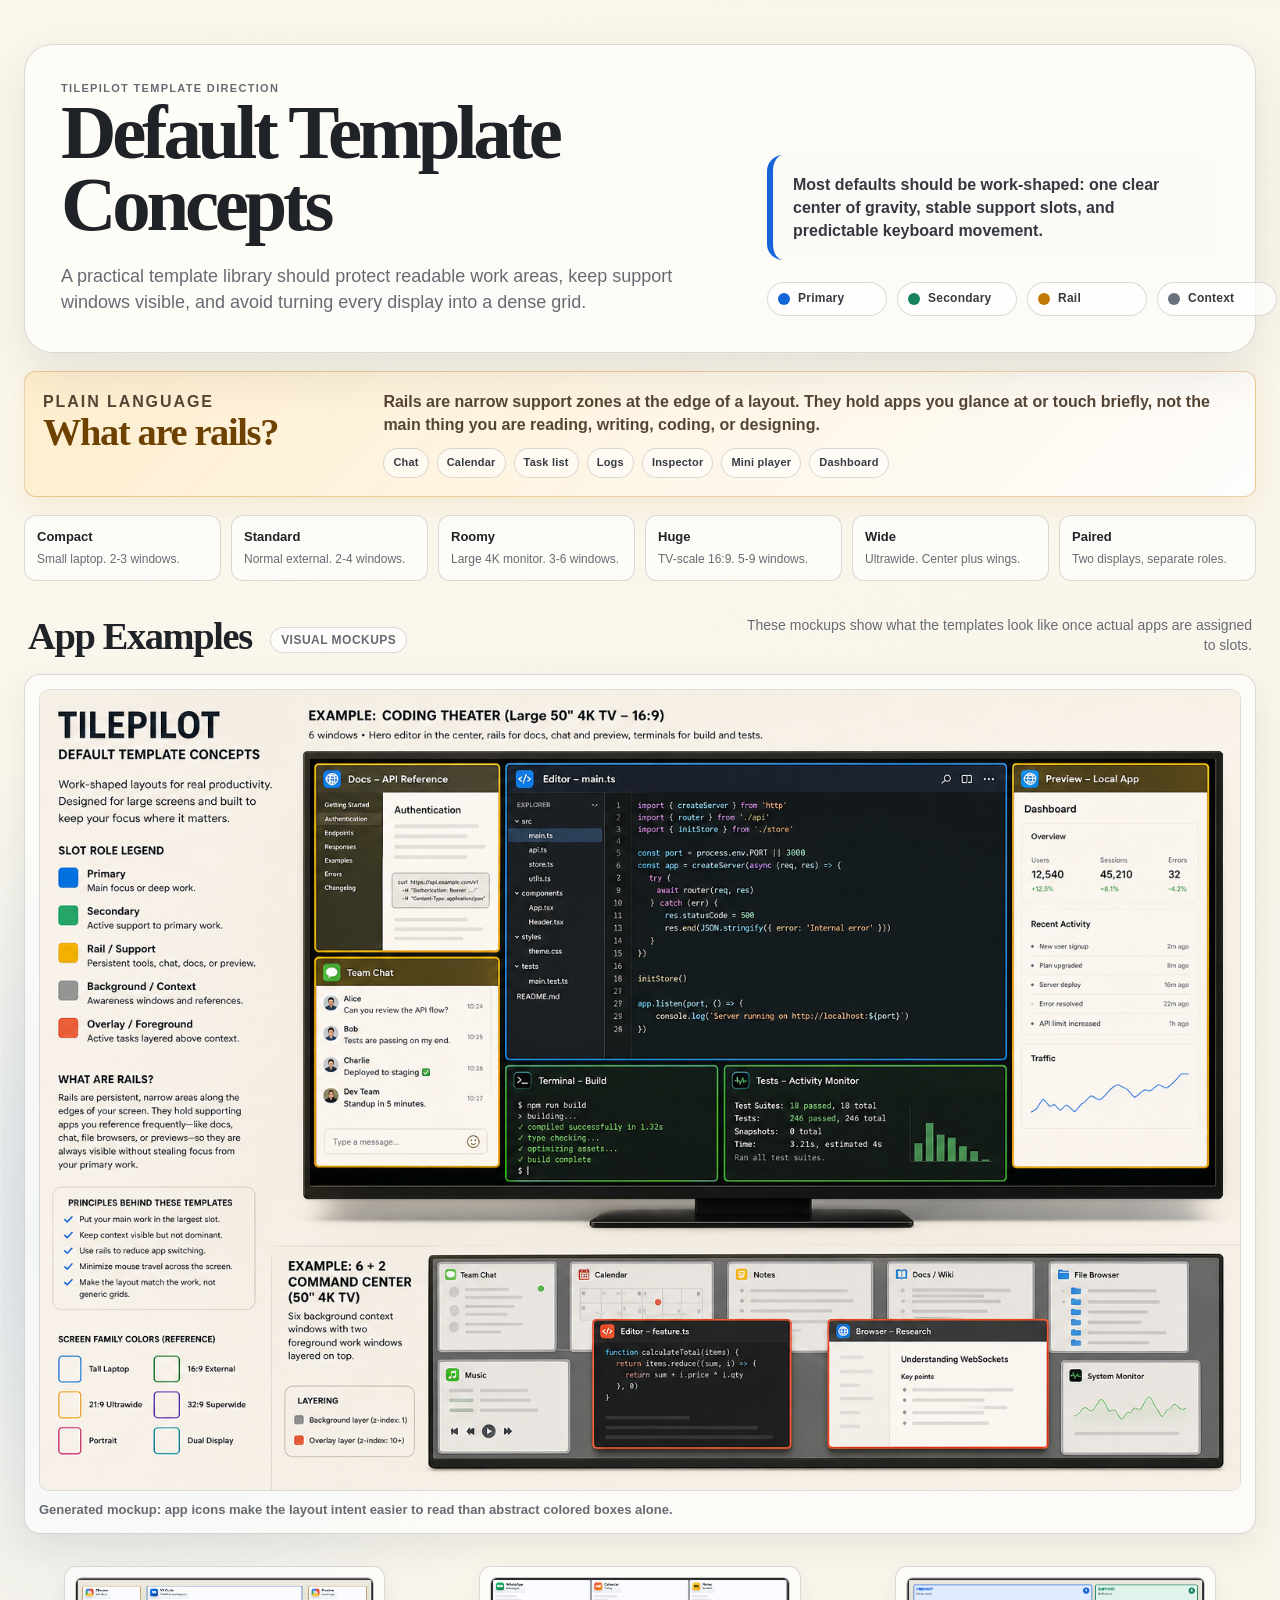
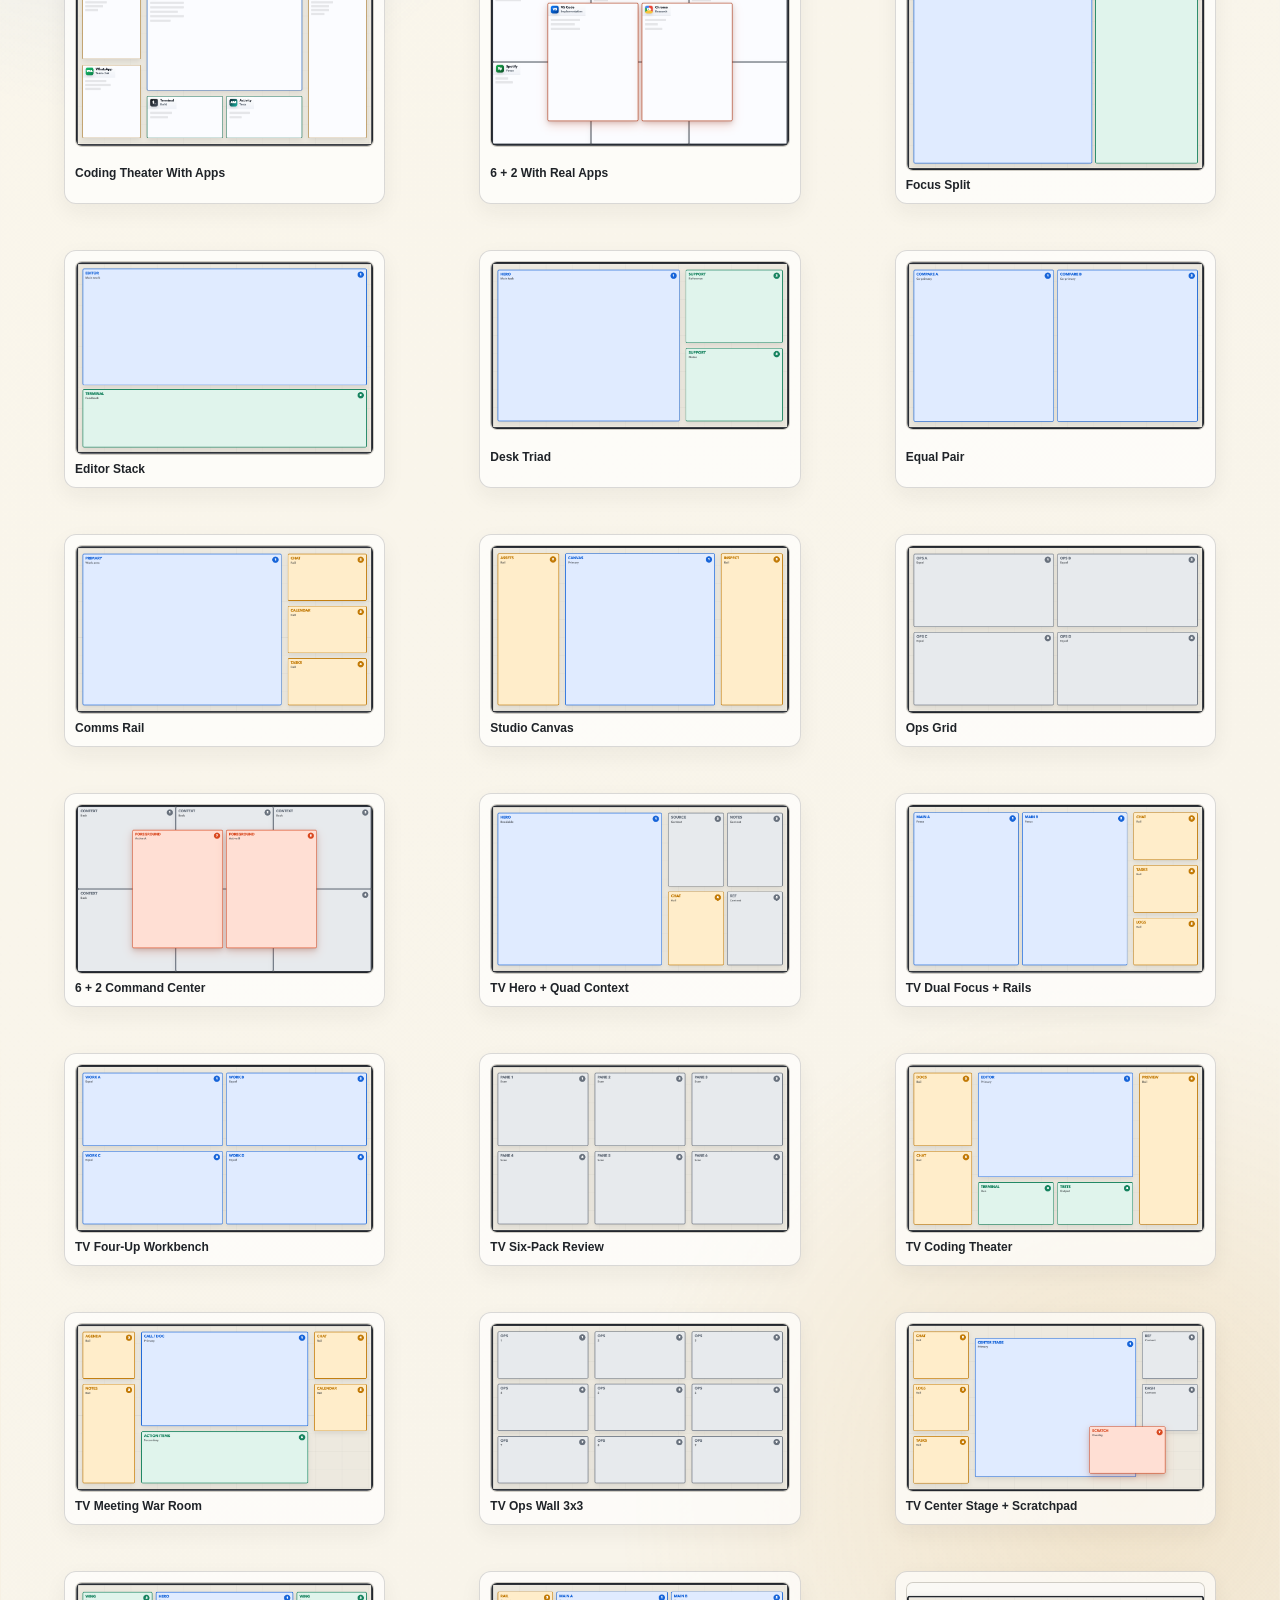
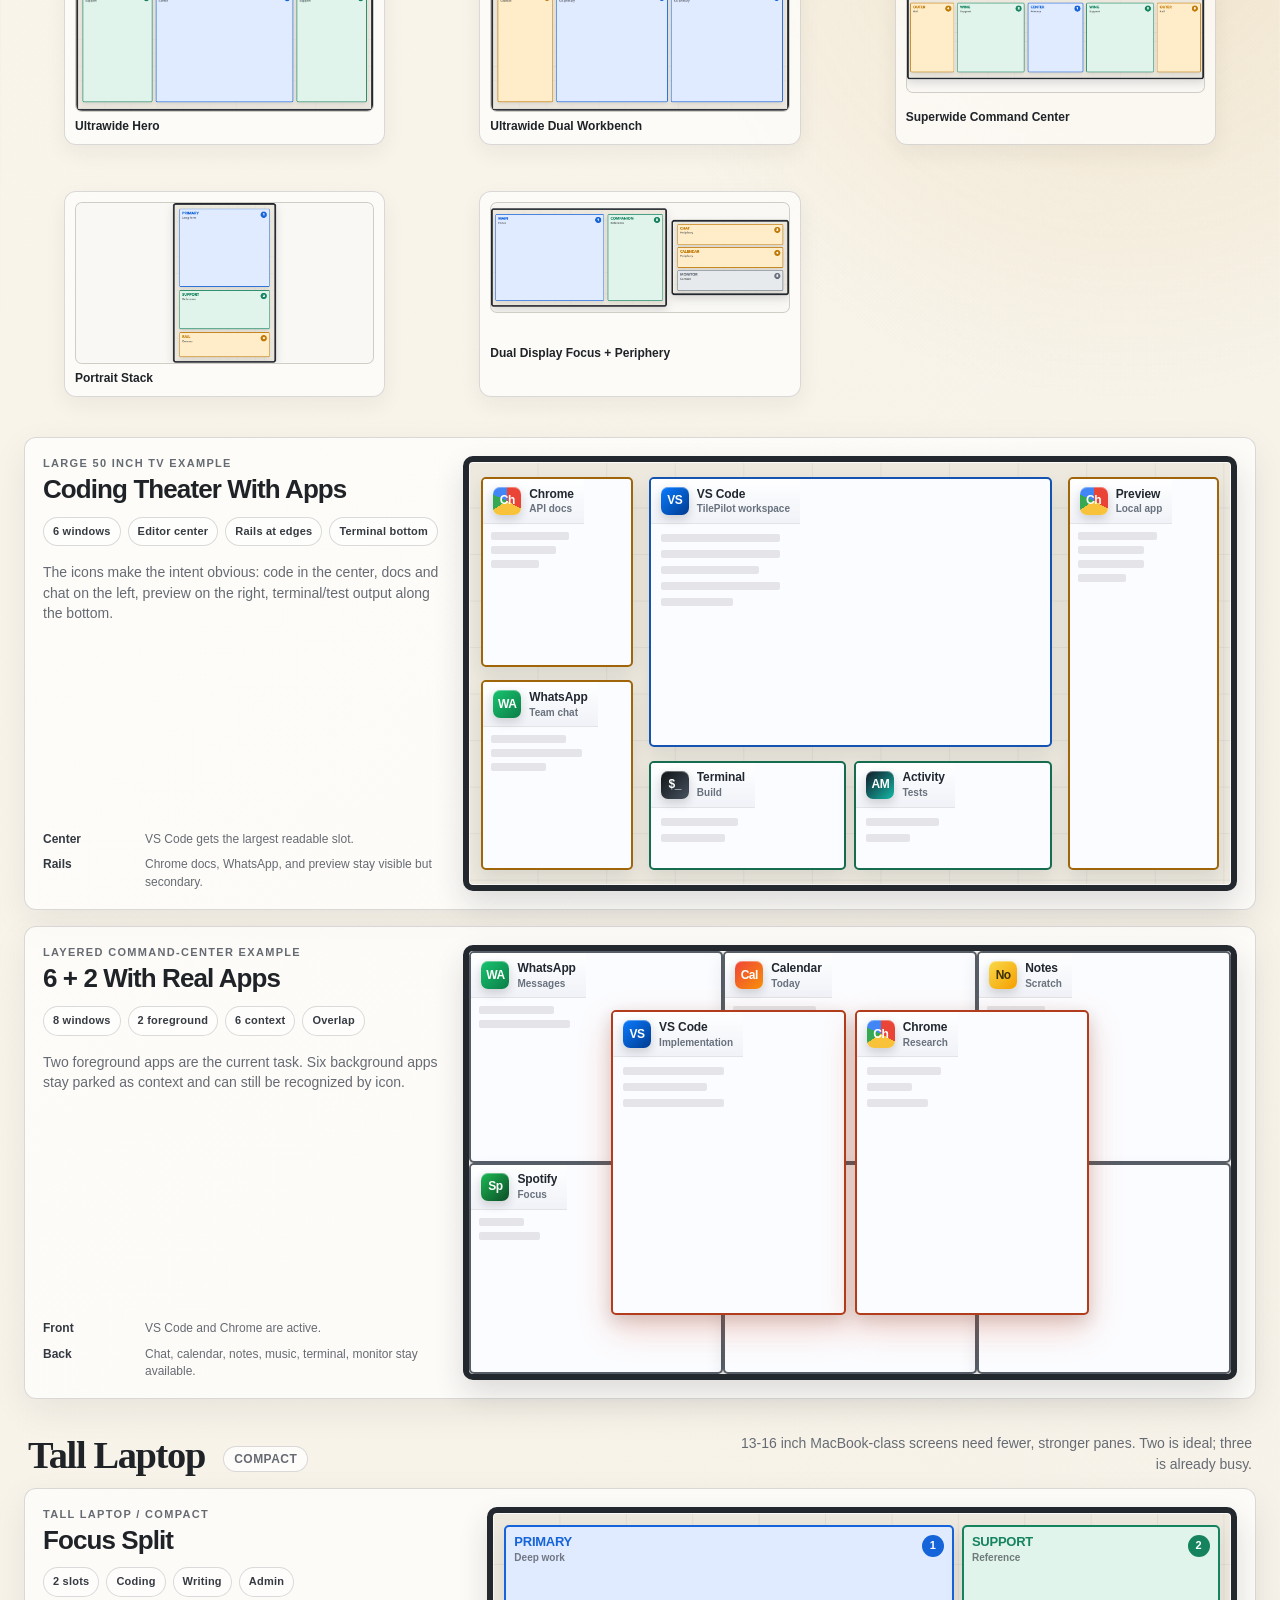
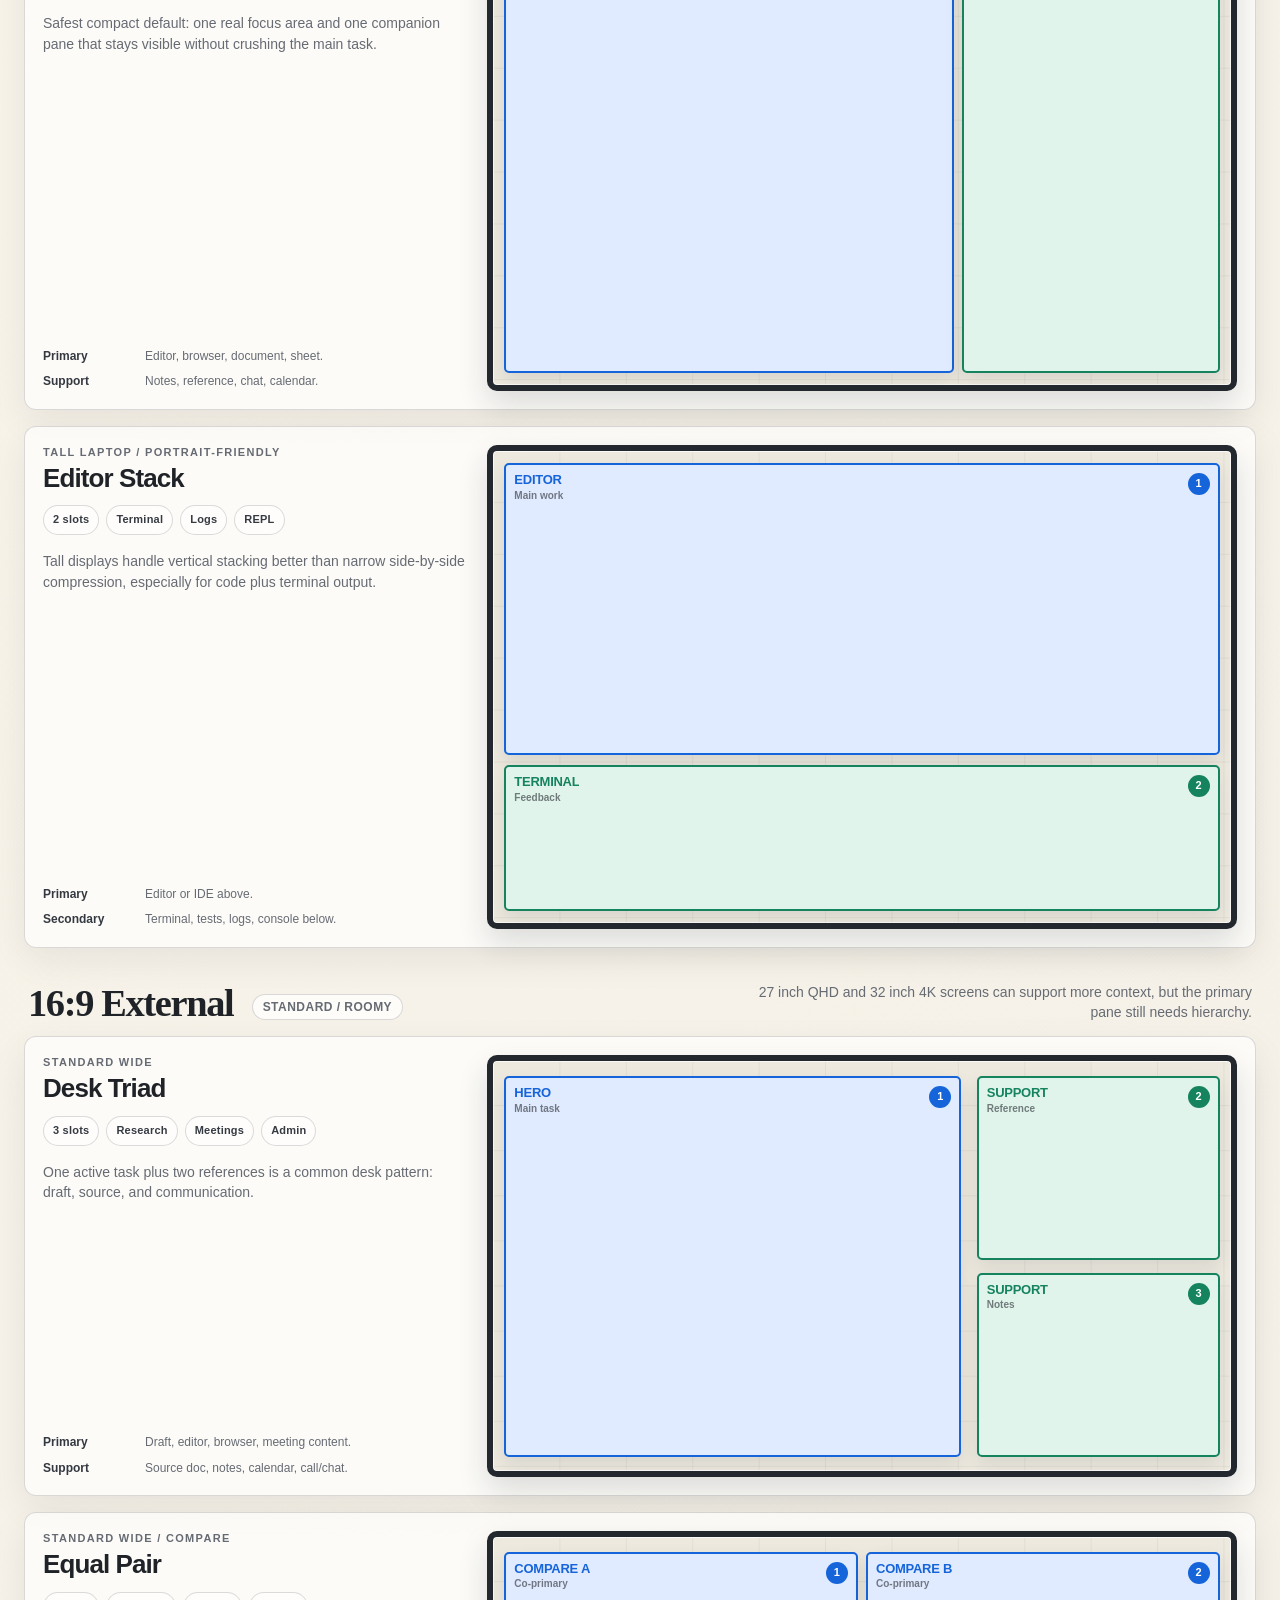
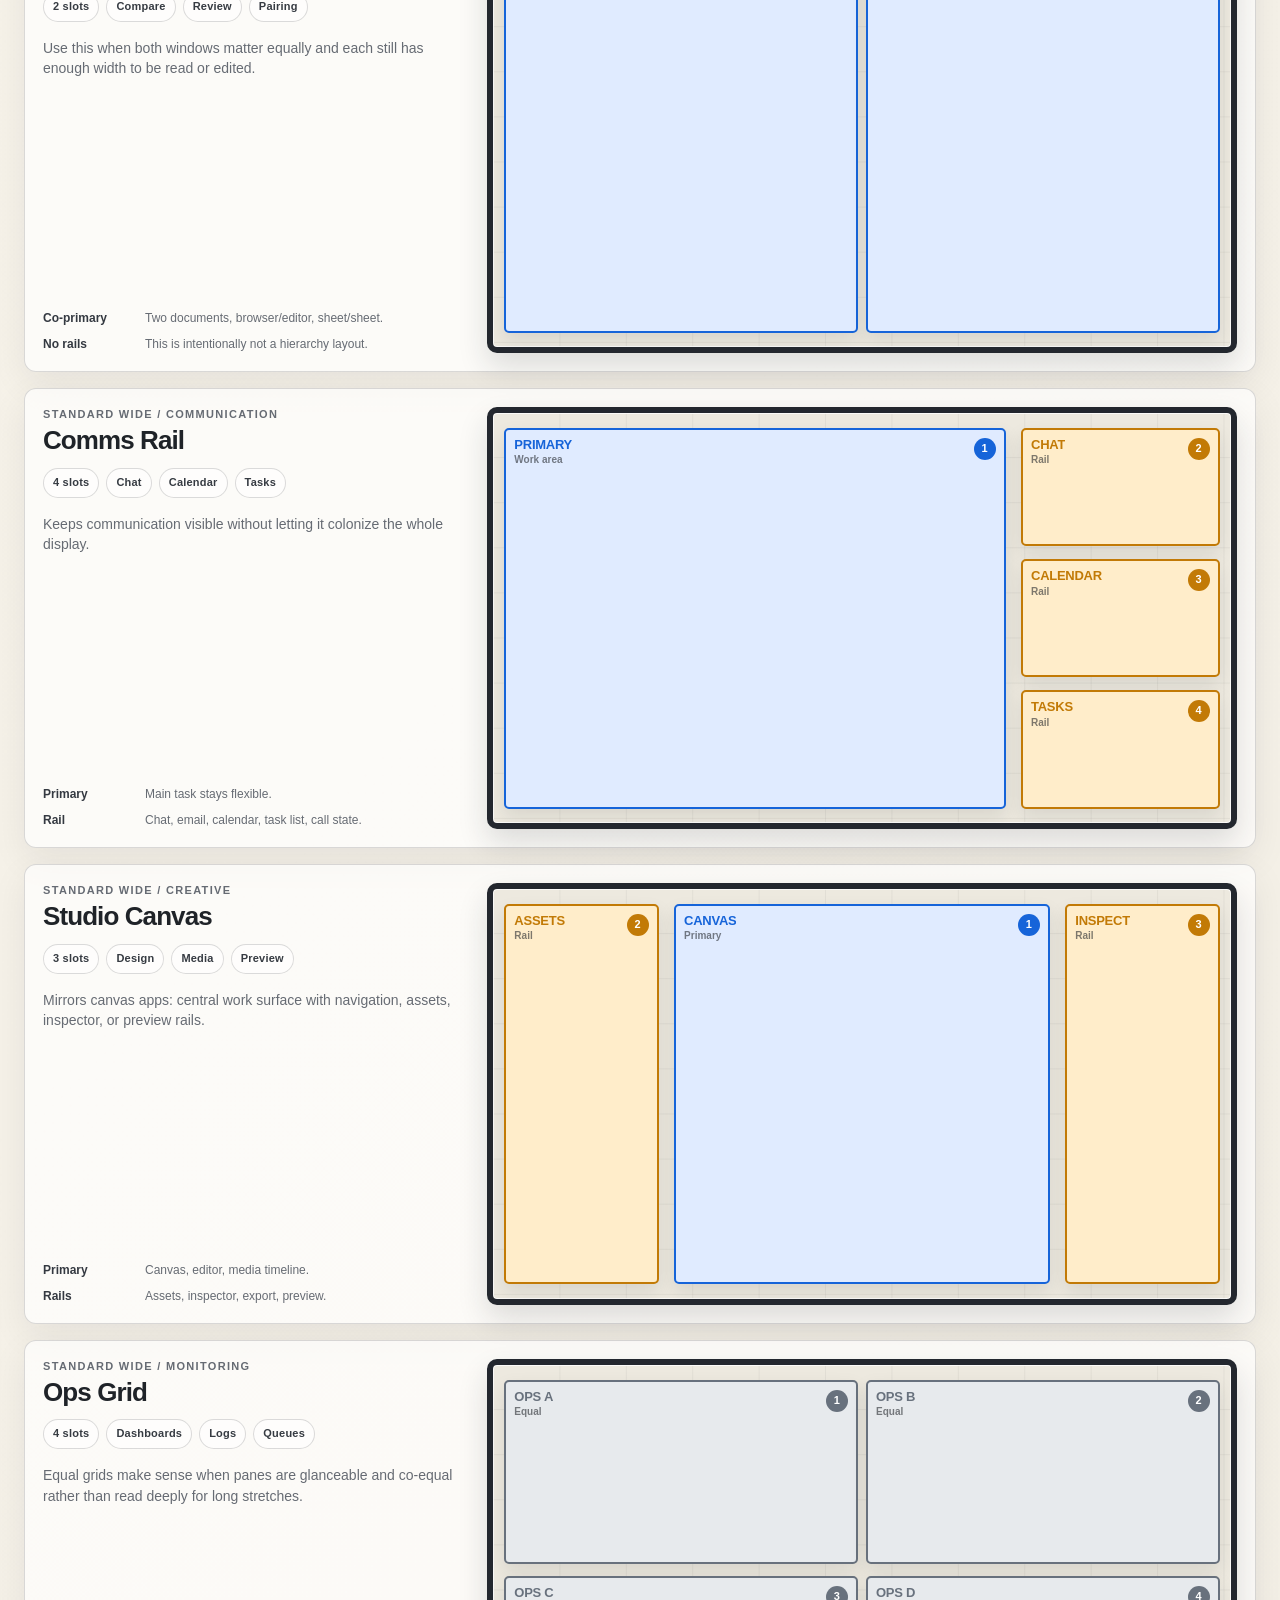
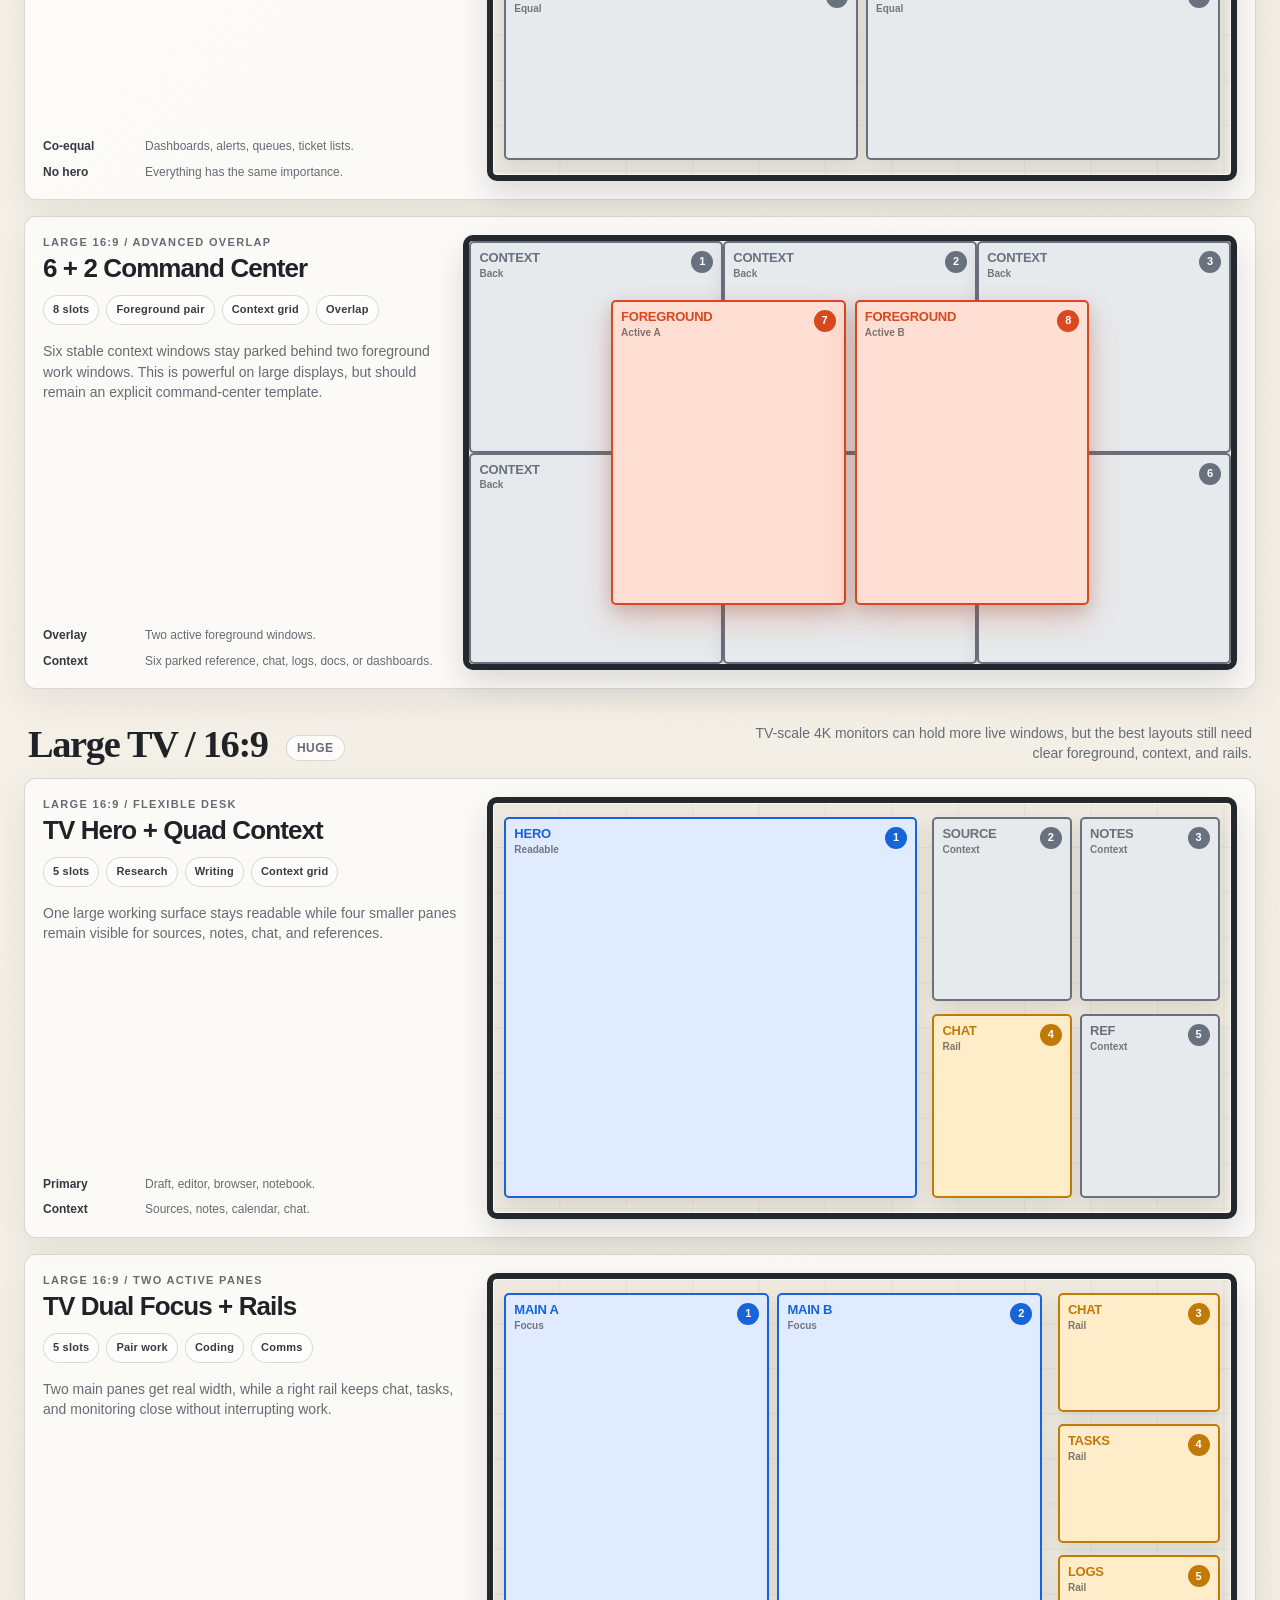
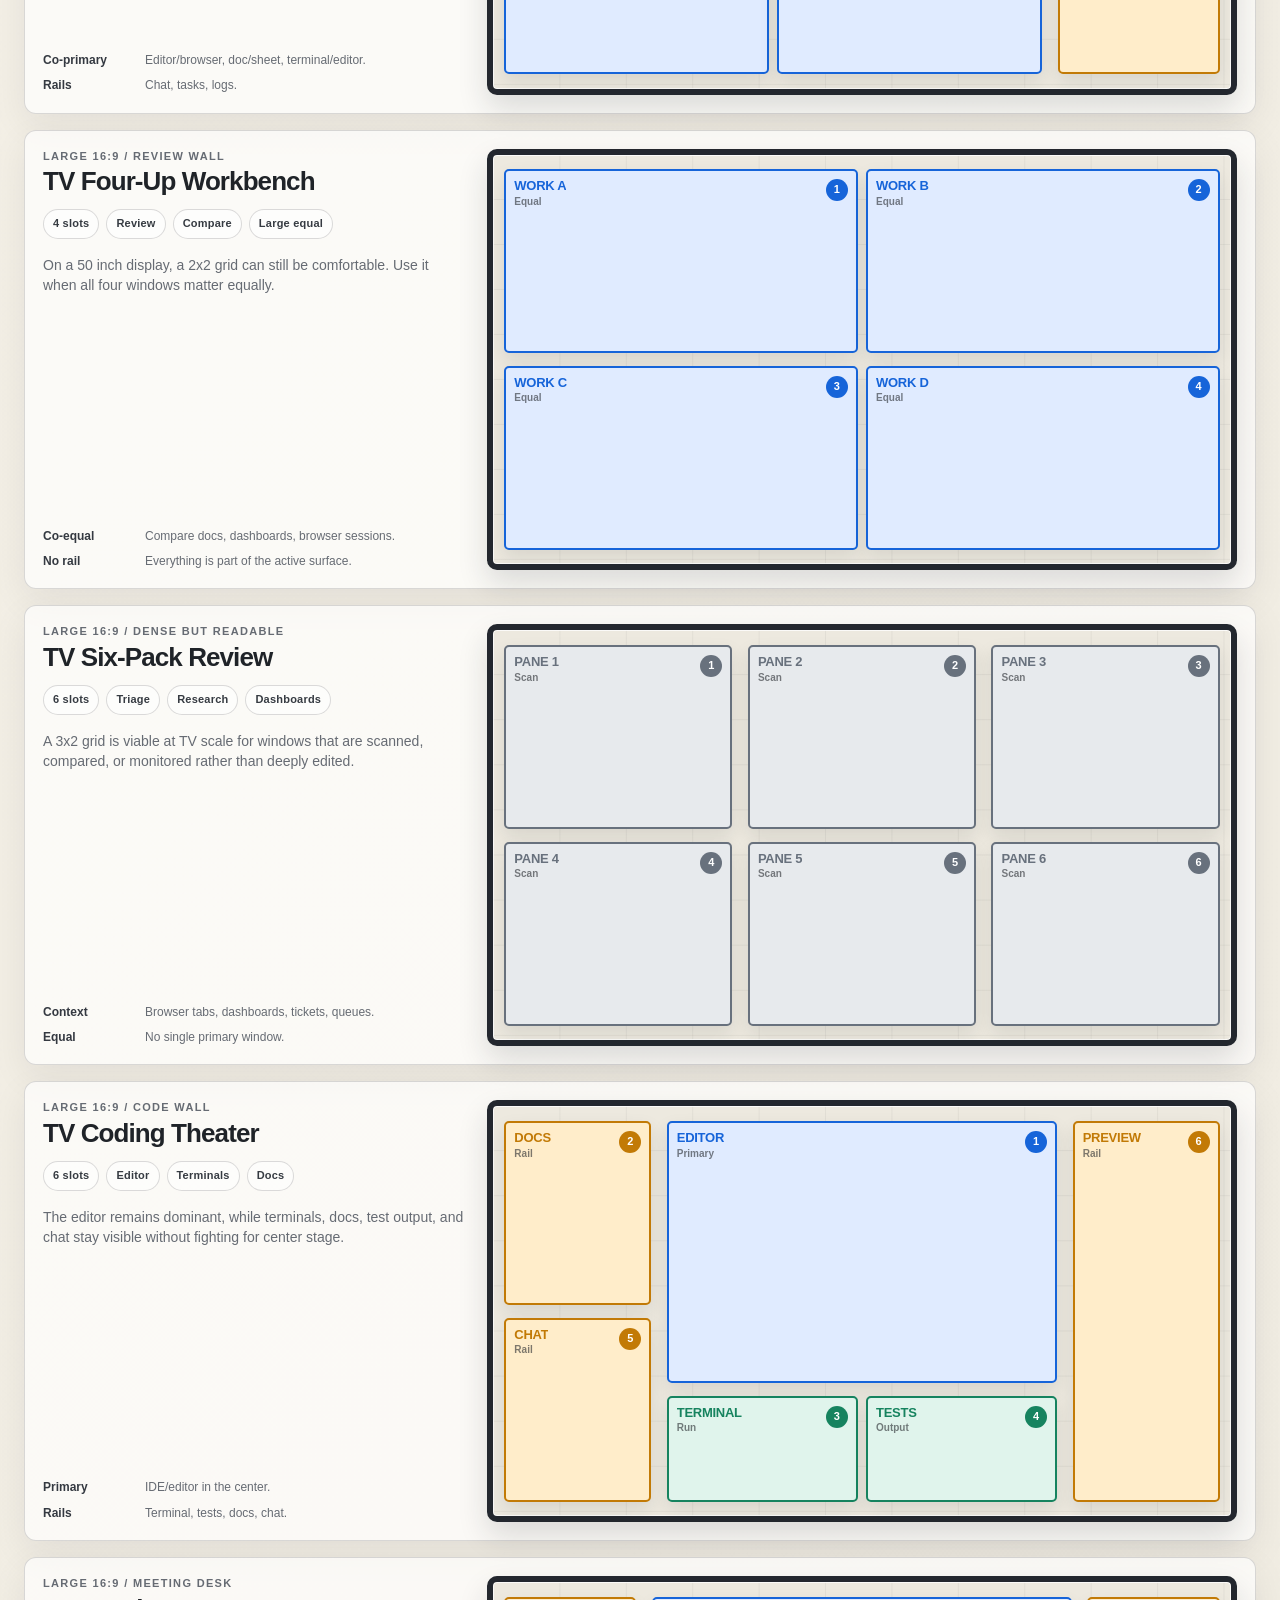
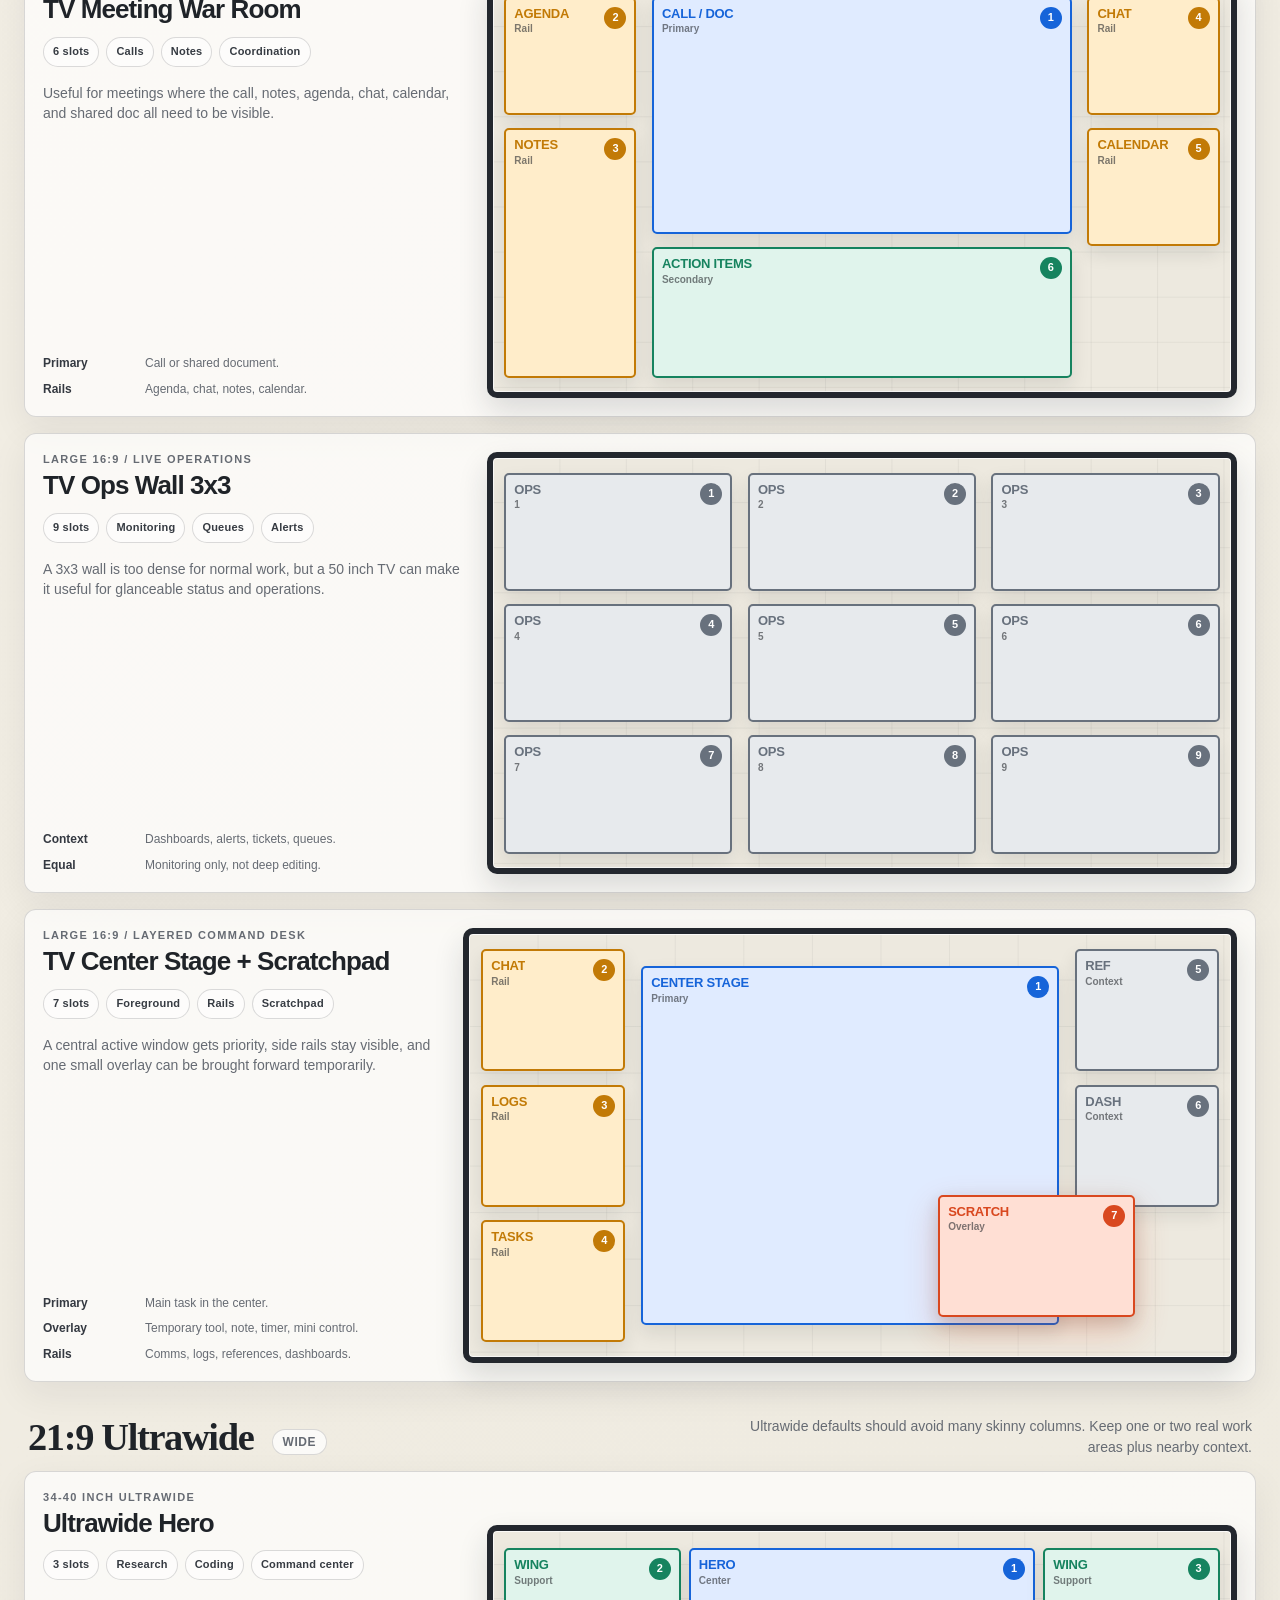
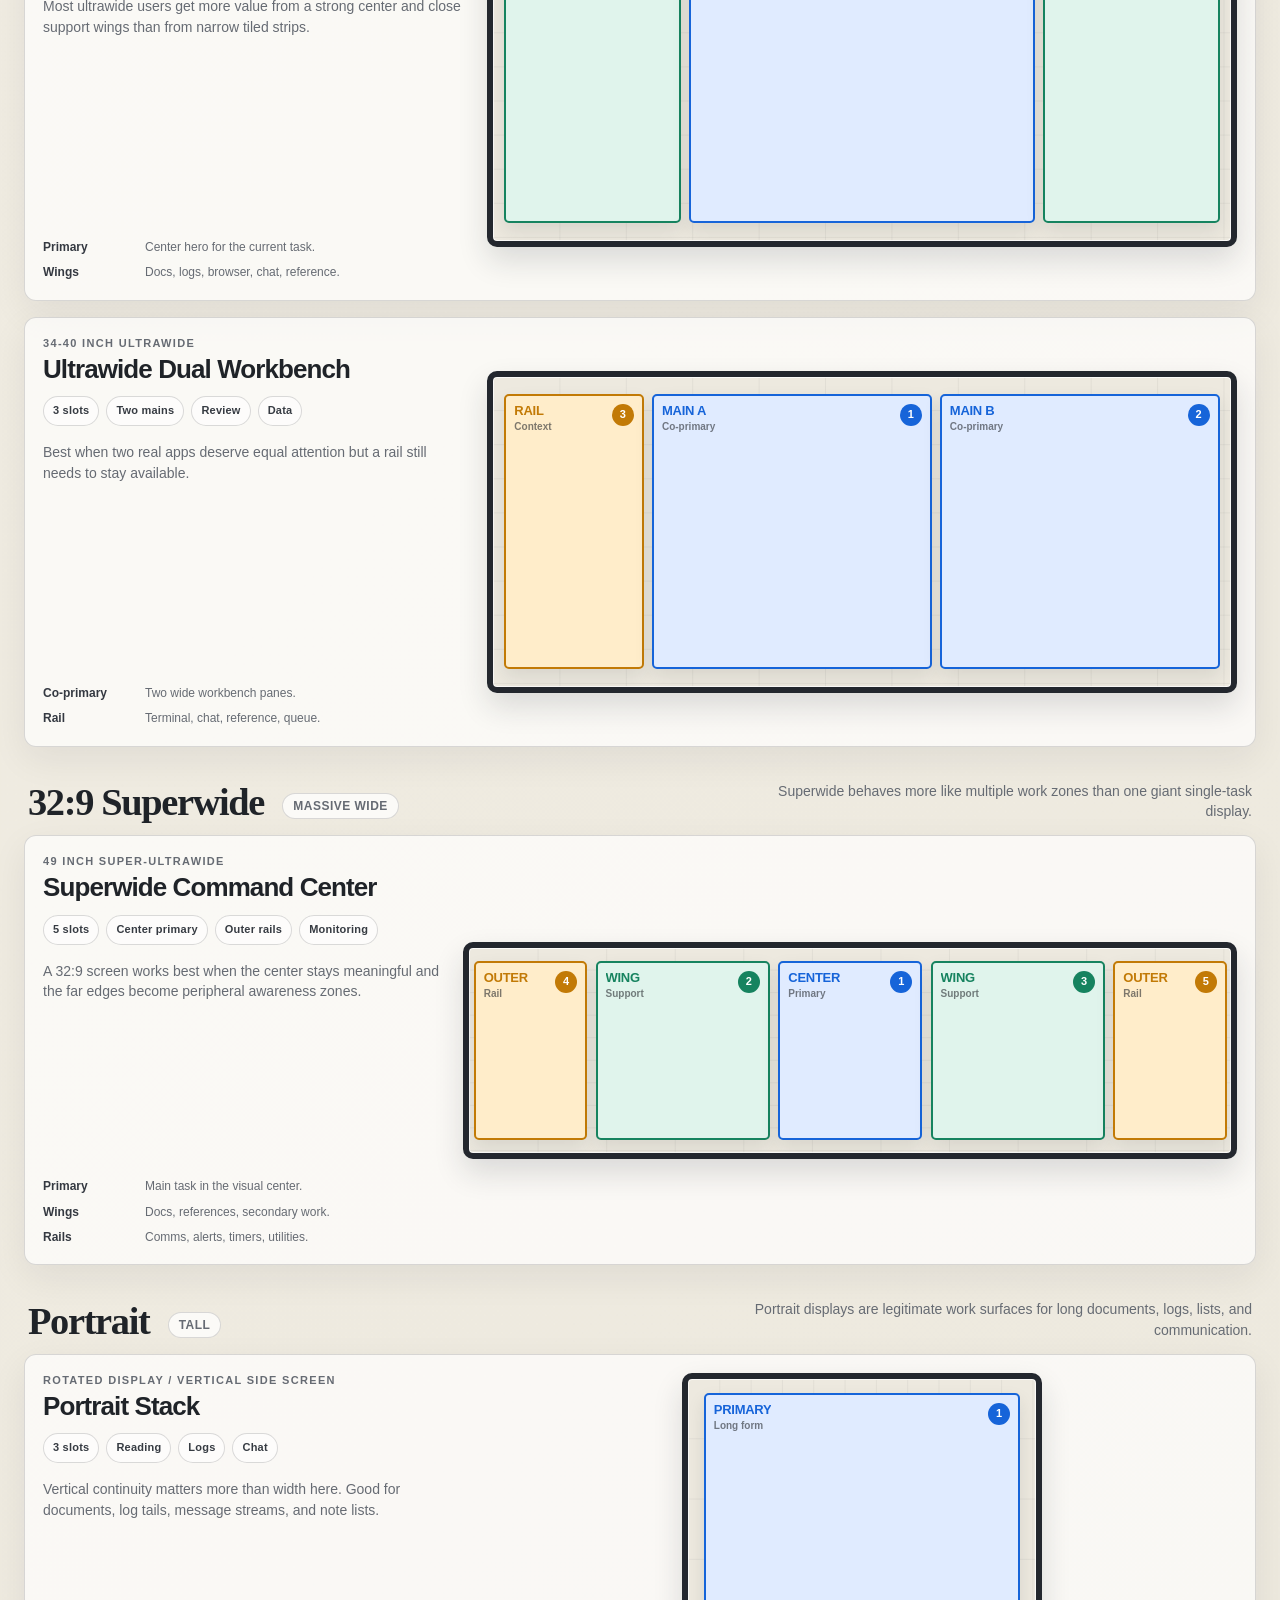
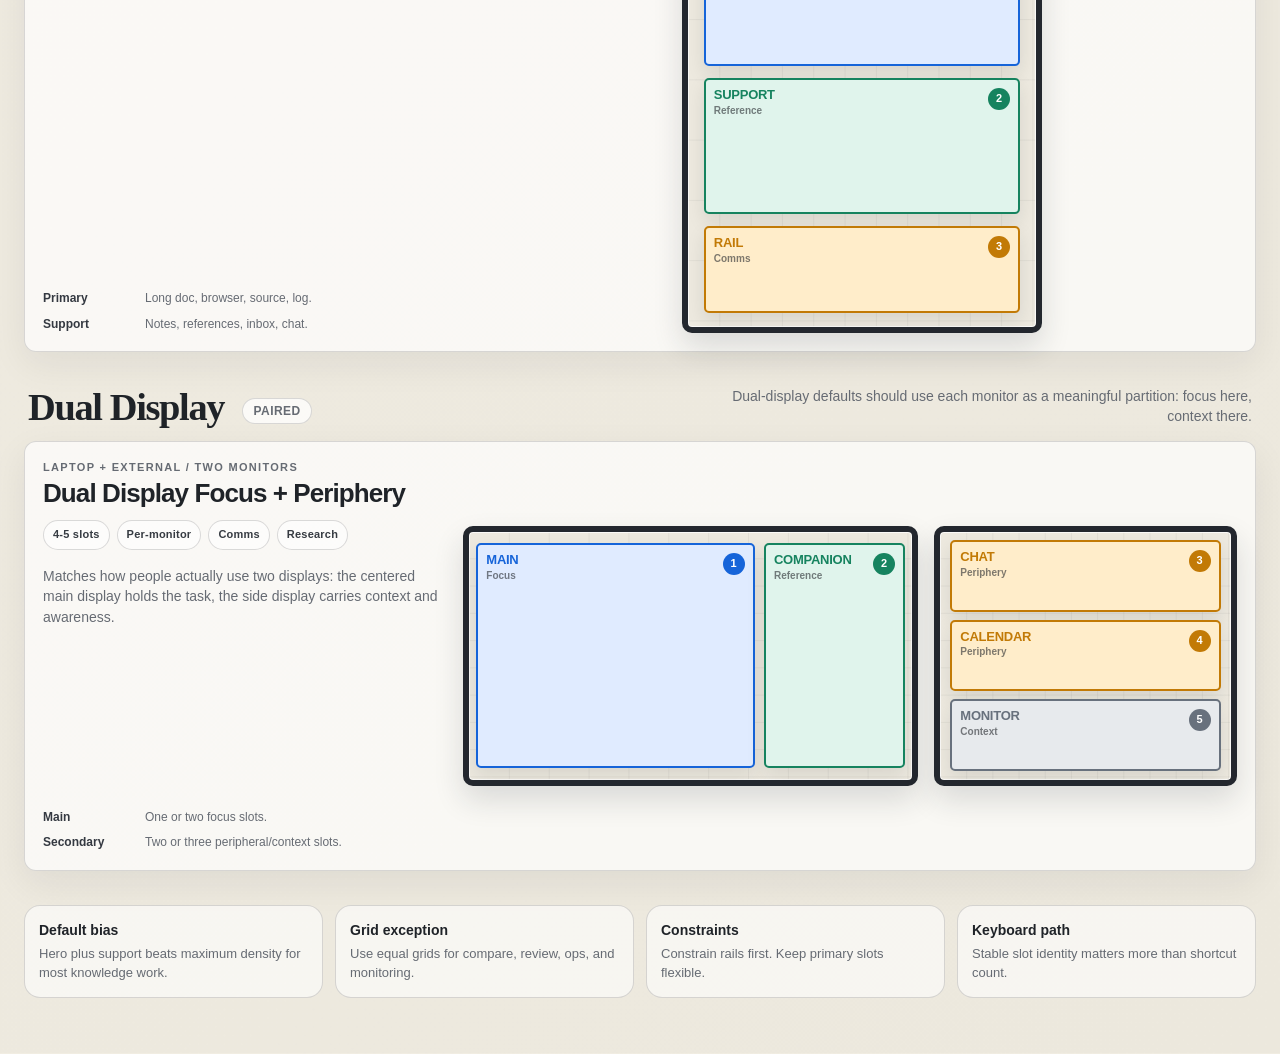
<file: docs/template-visuals.html>
<!doctype html>
<html lang="en">
<head>
  <meta charset="utf-8">
  <meta name="viewport" content="width=device-width, initial-scale=1">
  <link rel="icon" href="data:,">
  <title>TilePilot Default Template Concepts</title>
  <style>
    :root {
      color-scheme: light;
      --paper: #f5f1e8;
      --ink: #1f2328;
      --muted: #666b73;
      --line: rgba(31, 35, 40, 0.16);
      --panel: rgba(255, 255, 255, 0.68);
      --panel-solid: #fbfaf6;
      --primary: #1664d9;
      --primary-soft: #dbe8ff;
      --secondary: #16835f;
      --secondary-soft: #d9f1e8;
      --rail: #c27a06;
      --rail-soft: #ffe9be;
      --context: #68717d;
      --context-soft: #e3e6ea;
      --overlay: #d9481f;
      --overlay-soft: #ffd9cc;
      --shadow: 0 18px 50px rgba(31, 35, 40, 0.10);
      --radius: 12px;
    }

    * {
      box-sizing: border-box;
    }

    body {
      margin: 0;
      color: var(--ink);
      font-family: "Avenir Next", "Helvetica Neue", sans-serif;
      background:
        radial-gradient(circle at 10% 8%, rgba(22, 100, 217, 0.14), transparent 30rem),
        radial-gradient(circle at 88% 20%, rgba(194, 122, 6, 0.14), transparent 32rem),
        linear-gradient(135deg, #fbf7ec 0%, var(--paper) 45%, #ece8dd 100%);
      line-height: 1.45;
    }

    .page {
      width: min(1680px, calc(100vw - 48px));
      margin: 0 auto;
      padding: 44px 0 56px;
    }

    .hero {
      display: grid;
      grid-template-columns: minmax(0, 1.2fr) minmax(300px, 0.8fr);
      gap: 28px;
      align-items: end;
      padding: 36px;
      border: 1px solid var(--line);
      border-radius: 28px;
      background: rgba(255, 255, 255, 0.56);
      box-shadow: var(--shadow);
      backdrop-filter: blur(10px);
    }

    h1,
    h2,
    h3,
    p {
      margin: 0;
    }

    h1 {
      max-width: 780px;
      font-family: "Iowan Old Style", "Georgia", serif;
      font-size: clamp(42px, 6vw, 86px);
      line-height: 0.94;
      letter-spacing: -0.055em;
    }

    .deck {
      max-width: 720px;
      margin-top: 22px;
      color: var(--muted);
      font-size: 18px;
    }

    .callout {
      border-left: 6px solid var(--primary);
      padding: 18px 20px;
      border-radius: 16px;
      background: var(--panel-solid);
      color: #333841;
      font-weight: 650;
    }

    .legend {
      display: grid;
      grid-template-columns: repeat(5, minmax(120px, 1fr));
      gap: 10px;
      margin-top: 22px;
    }

    .legend-item,
    .chip {
      display: inline-flex;
      align-items: center;
      gap: 8px;
      min-width: 0;
      border: 1px solid var(--line);
      border-radius: 999px;
      background: rgba(255, 255, 255, 0.72);
      color: #363b42;
      font-size: 12px;
      font-weight: 760;
      letter-spacing: 0.02em;
      padding: 7px 10px;
      white-space: nowrap;
    }

    .dot {
      width: 12px;
      height: 12px;
      border-radius: 999px;
      flex: 0 0 auto;
    }

    .dot.primary { background: var(--primary); }
    .dot.secondary { background: var(--secondary); }
    .dot.rail { background: var(--rail); }
    .dot.context { background: var(--context); }
    .dot.overlay { background: var(--overlay); }

    .section {
      margin-top: 34px;
    }

    .section-head {
      display: flex;
      justify-content: space-between;
      align-items: end;
      gap: 24px;
      margin-bottom: 14px;
      padding: 0 4px;
    }

    h2 {
      font-family: "Iowan Old Style", "Georgia", serif;
      font-size: clamp(28px, 3vw, 46px);
      line-height: 1;
      letter-spacing: -0.035em;
    }

    h2 .fit-pill {
      display: inline-flex;
      vertical-align: middle;
      margin-left: 10px;
      padding: 6px 10px;
      border: 1px solid var(--line);
      border-radius: 999px;
      background: rgba(255, 255, 255, 0.74);
      color: var(--muted);
      font-family: "Avenir Next", "Helvetica Neue", sans-serif;
      font-size: 12px;
      font-weight: 820;
      letter-spacing: 0.04em;
      text-transform: uppercase;
    }

    .section-note {
      max-width: 520px;
      color: var(--muted);
      font-size: 14px;
      text-align: right;
    }

    .cards {
      display: grid;
      grid-template-columns: 1fr;
      gap: 16px;
    }

    .template-card {
      display: grid;
      grid-template-columns: minmax(300px, 0.36fr) minmax(620px, 0.64fr);
      gap: 22px;
      min-height: 430px;
      padding: 18px;
      border: 1px solid var(--line);
      border-radius: var(--radius);
      background: var(--panel);
      box-shadow: 0 12px 36px rgba(31, 35, 40, 0.07);
      break-inside: avoid;
    }

    .template-card.wide {
      grid-column: 1 / -1;
      grid-template-columns: minmax(300px, 0.34fr) minmax(720px, 0.66fr);
    }

    .meta {
      display: flex;
      flex-direction: column;
      min-width: 0;
    }

    .eyebrow {
      color: var(--muted);
      font-size: 11px;
      font-weight: 820;
      letter-spacing: 0.12em;
      text-transform: uppercase;
    }

    h3 {
      margin-top: 4px;
      font-size: 26px;
      line-height: 1.02;
      letter-spacing: -0.035em;
    }

    .tags {
      display: flex;
      flex-wrap: wrap;
      gap: 7px;
      margin-top: 14px;
    }

    .chip {
      padding: 6px 9px;
      background: rgba(255, 255, 255, 0.56);
      font-size: 11px;
    }

    .rationale {
      margin-top: 16px;
      color: var(--muted);
      font-size: 14px;
    }

    .roles {
      display: grid;
      gap: 8px;
      margin-top: auto;
      padding-top: 18px;
      font-size: 12px;
    }

    .role-line {
      display: grid;
      grid-template-columns: 92px minmax(0, 1fr);
      gap: 10px;
      align-items: start;
    }

    .role-name {
      font-weight: 840;
      color: #343941;
    }

    .role-desc {
      color: var(--muted);
    }

    .visual {
      display: grid;
      align-content: stretch;
      align-items: center;
      min-width: 0;
    }

    .screen {
      position: relative;
      width: 100%;
      border: 6px solid #23272e;
      border-radius: 10px;
      background:
        linear-gradient(90deg, rgba(31, 35, 40, 0.055) 1px, transparent 1px),
        linear-gradient(0deg, rgba(31, 35, 40, 0.055) 1px, transparent 1px),
        #ede9df;
      background-size: 9% 100%, 100% 11%;
      box-shadow:
        inset 0 0 0 1px rgba(255, 255, 255, 0.8),
        0 14px 30px rgba(31, 35, 40, 0.14);
      overflow: hidden;
    }

    .aspect-laptop { aspect-ratio: 1.55 / 1; }
    .aspect-wide { aspect-ratio: 16 / 9; }
    .aspect-ultra { aspect-ratio: 21 / 9; }
    .aspect-super { aspect-ratio: 32 / 9; }
    .aspect-portrait { aspect-ratio: 9 / 16; max-height: 560px; margin: 0 auto; width: min(100%, 360px); }

    .slot {
      position: absolute;
      left: calc(var(--x) * 1% - 0.45%);
      top: calc(var(--y) * 1% - 0.45%);
      width: calc(var(--w) * 1% + 0.9%);
      height: calc(var(--h) * 1% + 0.9%);
      display: flex;
      align-items: flex-start;
      justify-content: space-between;
      gap: 8px;
      padding: 8px;
      border: 2px solid currentColor;
      border-radius: 5px;
      color: var(--slot-color);
      background: var(--slot-bg);
      box-shadow: 0 8px 18px rgba(31, 35, 40, 0.10);
      z-index: var(--z, 1);
    }

    .screen.edge-fit .slot {
      left: calc(var(--x) * 1%);
      top: calc(var(--y) * 1%);
      width: calc(var(--w) * 1%);
      height: calc(var(--h) * 1%);
    }

    .slot.primary {
      --slot-color: var(--primary);
      --slot-bg: color-mix(in srgb, var(--primary-soft) 86%, white);
    }

    .slot.secondary {
      --slot-color: var(--secondary);
      --slot-bg: color-mix(in srgb, var(--secondary-soft) 82%, white);
    }

    .slot.rail {
      --slot-color: var(--rail);
      --slot-bg: color-mix(in srgb, var(--rail-soft) 82%, white);
    }

    .slot.context {
      --slot-color: var(--context);
      --slot-bg: color-mix(in srgb, var(--context-soft) 84%, white);
    }

    .slot.overlay {
      --slot-color: var(--overlay);
      --slot-bg: color-mix(in srgb, var(--overlay-soft) 84%, white);
      box-shadow:
        0 14px 34px rgba(217, 72, 31, 0.24),
        0 6px 16px rgba(31, 35, 40, 0.16);
    }

    .slot strong {
      display: block;
      overflow: hidden;
      color: currentColor;
      font-size: clamp(10px, 1.2vw, 13px);
      line-height: 1.05;
      letter-spacing: -0.02em;
      text-transform: uppercase;
    }

    .slot em {
      display: block;
      margin-top: 3px;
      color: rgba(31, 35, 40, 0.58);
      font-size: 10px;
      font-style: normal;
      font-weight: 720;
      line-height: 1.1;
    }

    .index {
      display: inline-grid;
      place-items: center;
      flex: 0 0 auto;
      min-width: 22px;
      height: 22px;
      padding: 0 6px;
      border-radius: 999px;
      color: #fff;
      background: var(--slot-color);
      font-size: 11px;
      font-weight: 900;
    }

    .index span {
      color: #fff;
    }

    .slot.app-window {
      align-items: stretch;
      padding: 0;
      background: #fbfcff;
      border-color: color-mix(in srgb, var(--slot-color) 80%, #111);
      overflow: hidden;
    }

    .app-titlebar {
      display: flex;
      align-items: center;
      gap: 8px;
      width: 100%;
      min-width: 0;
      padding: 8px 10px;
      border-bottom: 1px solid rgba(31, 35, 40, 0.12);
      background: linear-gradient(180deg, rgba(255, 255, 255, 0.95), rgba(238, 241, 247, 0.92));
    }

    .app-icon {
      display: inline-grid;
      place-items: center;
      flex: 0 0 auto;
      width: 28px;
      height: 28px;
      border-radius: 7px;
      color: #fff;
      font-size: 12px;
      font-weight: 900;
      letter-spacing: -0.04em;
      box-shadow:
        inset 0 1px 0 rgba(255, 255, 255, 0.35),
        0 4px 10px rgba(31, 35, 40, 0.18);
    }

    .app-icon.chrome { background: conic-gradient(#e94435 0 33%, #f8c33a 0 66%, #35a853 0 82%, #4285f4 0); }
    .app-icon.code { background: linear-gradient(135deg, #0a7cff, #003b8f); }
    .app-icon.term { background: linear-gradient(135deg, #101417, #47515f); }
    .app-icon.chat { background: linear-gradient(135deg, #18c46f, #0b7d47); }
    .app-icon.calendar { background: linear-gradient(135deg, #f04438, #f79009); }
    .app-icon.slack { background: linear-gradient(135deg, #611f69, #36c5f0); }
    .app-icon.spotify { background: linear-gradient(135deg, #1db954, #0b4d25); }
    .app-icon.monitor { background: linear-gradient(135deg, #111827, #14b8a6); }
    .app-icon.figma { background: linear-gradient(135deg, #f24e1e, #a259ff 48%, #0acf83); }
    .app-icon.notes { background: linear-gradient(135deg, #f9d949, #f59f00); color: #3b2f00; }

    .app-copy {
      min-width: 0;
      color: #222831;
    }

    .app-copy strong {
      color: #222831;
      font-size: 12px;
      text-transform: none;
      letter-spacing: -0.01em;
      white-space: nowrap;
      text-overflow: ellipsis;
    }

    .app-copy em {
      color: #68717d;
      font-size: 10px;
      white-space: nowrap;
      text-overflow: ellipsis;
    }

    .app-content {
      display: grid;
      gap: 8px;
      padding: 10px;
    }

    .fake-line {
      height: 8px;
      border-radius: 2px;
      background: rgba(31, 35, 40, 0.10);
    }

    .fake-line.short { width: 56%; }
    .fake-line.medium { width: 76%; }
    .fake-line.long { width: 92%; }

    .slot.rail .app-content,
    .slot.context .app-content {
      gap: 6px;
      padding: 8px;
    }

    .dual-screen {
      display: grid;
      grid-template-columns: 1.08fr 0.72fr;
      gap: 16px;
      align-items: center;
    }

    .dual-screen .screen {
      min-height: 260px;
    }

    .summary-grid {
      display: grid;
      grid-template-columns: repeat(4, minmax(0, 1fr));
      gap: 12px;
      margin-top: 18px;
    }

    .summary-box {
      padding: 14px;
      border: 1px solid var(--line);
      border-radius: 16px;
      background: rgba(255, 255, 255, 0.58);
      font-size: 13px;
      color: var(--muted);
    }

    .summary-box strong {
      display: block;
      margin-bottom: 5px;
      color: var(--ink);
      font-size: 14px;
    }

    .definition-strip {
      display: grid;
      grid-template-columns: minmax(220px, 0.38fr) minmax(0, 1fr);
      gap: 16px;
      margin-top: 18px;
      padding: 18px;
      border: 1px solid color-mix(in srgb, var(--rail) 32%, transparent);
      border-radius: var(--radius);
      background:
        linear-gradient(135deg, rgba(255, 233, 190, 0.70), rgba(255, 255, 255, 0.62)),
        var(--panel-solid);
      box-shadow: 0 10px 28px rgba(194, 122, 6, 0.10);
    }

    .definition-strip h2 {
      color: #6d4100;
      font-size: clamp(26px, 3vw, 40px);
    }

    .definition-strip p {
      color: #554535;
      font-size: 16px;
      font-weight: 620;
    }

    .rail-examples {
      display: flex;
      flex-wrap: wrap;
      gap: 8px;
      margin-top: 12px;
    }

    .fit-strip {
      display: grid;
      grid-template-columns: repeat(6, minmax(0, 1fr));
      gap: 10px;
      margin-top: 18px;
    }

    .fit-card {
      padding: 12px;
      border: 1px solid var(--line);
      border-radius: 12px;
      background: rgba(255, 255, 255, 0.62);
      color: var(--muted);
      font-size: 12px;
    }

    .fit-card strong {
      display: block;
      margin-bottom: 4px;
      color: var(--ink);
      font-size: 13px;
    }

    .generated-mockup {
      margin: 18px 0 16px;
      padding: 14px;
      border: 1px solid var(--line);
      border-radius: 16px;
      background: rgba(255, 255, 255, 0.62);
      box-shadow: 0 12px 34px rgba(31, 35, 40, 0.08);
    }

    .generated-mockup img {
      display: block;
      width: 100%;
      height: auto;
      border-radius: 10px;
      border: 1px solid rgba(31, 35, 40, 0.14);
    }

    .generated-mockup figcaption {
      margin-top: 10px;
      color: var(--muted);
      font-size: 13px;
      font-weight: 650;
    }

    .render-gallery {
      display: grid;
      grid-template-columns: repeat(3, minmax(0, 1fr));
      gap: 14px;
      margin: 16px 0 24px;
    }

    .render-card {
      display: grid;
      gap: 8px;
      min-width: 0;
      padding: 10px;
      border: 1px solid var(--line);
      border-radius: 12px;
      background: rgba(255, 255, 255, 0.66);
      box-shadow: 0 8px 22px rgba(31, 35, 40, 0.06);
    }

    .render-card img {
      display: block;
      width: 100%;
      height: auto;
      border: 1px solid rgba(31, 35, 40, 0.14);
      border-radius: 7px;
      background: #ede9df;
    }

    .render-card span {
      color: var(--ink);
      font-size: 12px;
      font-weight: 820;
      line-height: 1.15;
    }

    @media (max-width: 1100px) {
      .hero,
      .template-card,
      .template-card.wide {
        grid-template-columns: 1fr;
      }

      .cards {
        grid-template-columns: 1fr;
      }

      .section-note {
        text-align: left;
      }
    }

    @media (max-width: 760px) {
      .page {
        width: min(100vw - 24px, 720px);
        padding-top: 18px;
      }

      .hero {
        padding: 22px;
      }

      .legend,
      .definition-strip,
      .fit-strip,
      .render-gallery,
      .summary-grid {
        grid-template-columns: 1fr 1fr;
      }

      .section-head {
        display: block;
      }

      .section-note {
        margin-top: 8px;
      }

      .template-card {
        padding: 14px;
      }

      .dual-screen {
        grid-template-columns: 1fr;
      }

      .definition-strip {
        grid-template-columns: 1fr;
      }
    }

    @media print {
      body {
        background: #fff;
      }

      .page {
        width: 100%;
        padding: 0;
      }

      .hero,
      .template-card {
        box-shadow: none;
        background: #fff;
      }

      .section {
        page-break-before: auto;
      }
    }
  </style>
</head>
<body>
  <main class="page">
    <header class="hero">
      <div>
        <p class="eyebrow">TilePilot template direction</p>
        <h1>Default Template Concepts</h1>
        <p class="deck">A practical template library should protect readable work areas, keep support windows visible, and avoid turning every display into a dense grid.</p>
      </div>
      <aside>
        <div class="callout">Most defaults should be work-shaped: one clear center of gravity, stable support slots, and predictable keyboard movement.</div>
        <div class="legend" aria-label="Slot role legend">
          <span class="legend-item"><span class="dot primary"></span>Primary</span>
          <span class="legend-item"><span class="dot secondary"></span>Secondary</span>
          <span class="legend-item"><span class="dot rail"></span>Rail</span>
          <span class="legend-item"><span class="dot context"></span>Context</span>
          <span class="legend-item"><span class="dot overlay"></span>Overlay</span>
        </div>
      </aside>
    </header>

    <section class="definition-strip" aria-label="Rail definition">
      <div>
        <p class="eyebrow">Plain language</p>
        <h2>What are rails?</h2>
      </div>
      <div>
        <p>Rails are narrow support zones at the edge of a layout. They hold apps you glance at or touch briefly, not the main thing you are reading, writing, coding, or designing.</p>
        <div class="rail-examples">
          <span class="chip">Chat</span>
          <span class="chip">Calendar</span>
          <span class="chip">Task list</span>
          <span class="chip">Logs</span>
          <span class="chip">Inspector</span>
          <span class="chip">Mini player</span>
          <span class="chip">Dashboard</span>
        </div>
      </div>
    </section>

    <section class="fit-strip" aria-label="Relative screen size guide">
      <div class="fit-card"><strong>Compact</strong>Small laptop. 2-3 windows.</div>
      <div class="fit-card"><strong>Standard</strong>Normal external. 2-4 windows.</div>
      <div class="fit-card"><strong>Roomy</strong>Large 4K monitor. 3-6 windows.</div>
      <div class="fit-card"><strong>Huge</strong>TV-scale 16:9. 5-9 windows.</div>
      <div class="fit-card"><strong>Wide</strong>Ultrawide. Center plus wings.</div>
      <div class="fit-card"><strong>Paired</strong>Two displays, separate roles.</div>
    </section>

    <section class="section">
      <div class="section-head">
        <h2>App Examples <span class="fit-pill">Visual mockups</span></h2>
        <p class="section-note">These mockups show what the templates look like once actual apps are assigned to slots.</p>
      </div>
      <figure class="generated-mockup">
        <img src="assets/template-mockup.png" alt="Generated mockup showing a large TV workspace with app icons and a 6 plus 2 command-center layout">
        <figcaption>Generated mockup: app icons make the layout intent easier to read than abstract colored boxes alone.</figcaption>
      </figure>
      <!-- GENERATED_TEMPLATE_IMAGE_GALLERY_START -->
      <div class="render-gallery" aria-label="Generated image preview for each template">
        <figure class="render-card"><img src="assets/template-images/01-coding-theater-with-apps.png" alt="Generated preview of Coding Theater With Apps"><span>Coding Theater With Apps</span></figure>
        <figure class="render-card"><img src="assets/template-images/02-6-plus-2-with-real-apps.png" alt="Generated preview of 6 + 2 With Real Apps"><span>6 + 2 With Real Apps</span></figure>
        <figure class="render-card"><img src="assets/template-images/03-focus-split.png" alt="Generated preview of Focus Split"><span>Focus Split</span></figure>
        <figure class="render-card"><img src="assets/template-images/04-editor-stack.png" alt="Generated preview of Editor Stack"><span>Editor Stack</span></figure>
        <figure class="render-card"><img src="assets/template-images/05-desk-triad.png" alt="Generated preview of Desk Triad"><span>Desk Triad</span></figure>
        <figure class="render-card"><img src="assets/template-images/06-equal-pair.png" alt="Generated preview of Equal Pair"><span>Equal Pair</span></figure>
        <figure class="render-card"><img src="assets/template-images/07-comms-rail.png" alt="Generated preview of Comms Rail"><span>Comms Rail</span></figure>
        <figure class="render-card"><img src="assets/template-images/08-studio-canvas.png" alt="Generated preview of Studio Canvas"><span>Studio Canvas</span></figure>
        <figure class="render-card"><img src="assets/template-images/09-ops-grid.png" alt="Generated preview of Ops Grid"><span>Ops Grid</span></figure>
        <figure class="render-card"><img src="assets/template-images/10-6-plus-2-command-center.png" alt="Generated preview of 6 + 2 Command Center"><span>6 + 2 Command Center</span></figure>
        <figure class="render-card"><img src="assets/template-images/11-tv-hero-plus-quad-context.png" alt="Generated preview of TV Hero + Quad Context"><span>TV Hero + Quad Context</span></figure>
        <figure class="render-card"><img src="assets/template-images/12-tv-dual-focus-plus-rails.png" alt="Generated preview of TV Dual Focus + Rails"><span>TV Dual Focus + Rails</span></figure>
        <figure class="render-card"><img src="assets/template-images/13-tv-four-up-workbench.png" alt="Generated preview of TV Four-Up Workbench"><span>TV Four-Up Workbench</span></figure>
        <figure class="render-card"><img src="assets/template-images/14-tv-six-pack-review.png" alt="Generated preview of TV Six-Pack Review"><span>TV Six-Pack Review</span></figure>
        <figure class="render-card"><img src="assets/template-images/15-tv-coding-theater.png" alt="Generated preview of TV Coding Theater"><span>TV Coding Theater</span></figure>
        <figure class="render-card"><img src="assets/template-images/16-tv-meeting-war-room.png" alt="Generated preview of TV Meeting War Room"><span>TV Meeting War Room</span></figure>
        <figure class="render-card"><img src="assets/template-images/17-tv-ops-wall-3x3.png" alt="Generated preview of TV Ops Wall 3x3"><span>TV Ops Wall 3x3</span></figure>
        <figure class="render-card"><img src="assets/template-images/18-tv-center-stage-plus-scratchpad.png" alt="Generated preview of TV Center Stage + Scratchpad"><span>TV Center Stage + Scratchpad</span></figure>
        <figure class="render-card"><img src="assets/template-images/19-ultrawide-hero.png" alt="Generated preview of Ultrawide Hero"><span>Ultrawide Hero</span></figure>
        <figure class="render-card"><img src="assets/template-images/20-ultrawide-dual-workbench.png" alt="Generated preview of Ultrawide Dual Workbench"><span>Ultrawide Dual Workbench</span></figure>
        <figure class="render-card"><img src="assets/template-images/21-superwide-command-center.png" alt="Generated preview of Superwide Command Center"><span>Superwide Command Center</span></figure>
        <figure class="render-card"><img src="assets/template-images/22-portrait-stack.png" alt="Generated preview of Portrait Stack"><span>Portrait Stack</span></figure>
        <figure class="render-card"><img src="assets/template-images/23-dual-display-focus-plus-periphery.png" alt="Generated preview of Dual Display Focus + Periphery"><span>Dual Display Focus + Periphery</span></figure>
      </div>
      <!-- GENERATED_TEMPLATE_IMAGE_GALLERY_END -->
      <div class="cards">
        <article class="template-card wide">
          <div class="meta">
            <p class="eyebrow">Large 50 inch TV example</p>
            <h3>Coding Theater With Apps</h3>
            <div class="tags">
              <span class="chip">6 windows</span>
              <span class="chip">Editor center</span>
              <span class="chip">Rails at edges</span>
              <span class="chip">Terminal bottom</span>
            </div>
            <p class="rationale">The icons make the intent obvious: code in the center, docs and chat on the left, preview on the right, terminal/test output along the bottom.</p>
            <div class="roles">
              <div class="role-line"><span class="role-name">Center</span><span class="role-desc">VS Code gets the largest readable slot.</span></div>
              <div class="role-line"><span class="role-name">Rails</span><span class="role-desc">Chrome docs, WhatsApp, and preview stay visible but secondary.</span></div>
            </div>
          </div>
          <div class="visual">
            <div class="screen aspect-wide">
              <div class="slot rail app-window" style="--x:2;--y:4;--w:19;--h:44;--z:1">
                <div>
                  <div class="app-titlebar"><span class="app-icon chrome">Ch</span><span class="app-copy"><strong>Chrome</strong><em>API docs</em></span></div>
                  <div class="app-content"><span class="fake-line long"></span><span class="fake-line medium"></span><span class="fake-line short"></span></div>
                </div>
              </div>
              <div class="slot rail app-window" style="--x:2;--y:52;--w:19;--h:44;--z:1">
                <div>
                  <div class="app-titlebar"><span class="app-icon chat">WA</span><span class="app-copy"><strong>WhatsApp</strong><em>Team chat</em></span></div>
                  <div class="app-content"><span class="fake-line medium"></span><span class="fake-line long"></span><span class="fake-line short"></span></div>
                </div>
              </div>
              <div class="slot primary app-window" style="--x:24;--y:4;--w:52;--h:63;--z:1">
                <div>
                  <div class="app-titlebar"><span class="app-icon code">VS</span><span class="app-copy"><strong>VS Code</strong><em>TilePilot workspace</em></span></div>
                  <div class="app-content"><span class="fake-line long"></span><span class="fake-line long"></span><span class="fake-line medium"></span><span class="fake-line long"></span><span class="fake-line short"></span></div>
                </div>
              </div>
              <div class="slot secondary app-window" style="--x:24;--y:71;--w:25;--h:25;--z:1">
                <div>
                  <div class="app-titlebar"><span class="app-icon term">$_</span><span class="app-copy"><strong>Terminal</strong><em>Build</em></span></div>
                  <div class="app-content"><span class="fake-line long"></span><span class="fake-line medium"></span></div>
                </div>
              </div>
              <div class="slot secondary app-window" style="--x:51;--y:71;--w:25;--h:25;--z:1">
                <div>
                  <div class="app-titlebar"><span class="app-icon monitor">AM</span><span class="app-copy"><strong>Activity</strong><em>Tests</em></span></div>
                  <div class="app-content"><span class="fake-line long"></span><span class="fake-line short"></span></div>
                </div>
              </div>
              <div class="slot rail app-window" style="--x:79;--y:4;--w:19;--h:92;--z:1">
                <div>
                  <div class="app-titlebar"><span class="app-icon chrome">Ch</span><span class="app-copy"><strong>Preview</strong><em>Local app</em></span></div>
                  <div class="app-content"><span class="fake-line long"></span><span class="fake-line medium"></span><span class="fake-line medium"></span><span class="fake-line short"></span></div>
                </div>
              </div>
            </div>
          </div>
        </article>

        <article class="template-card wide">
          <div class="meta">
            <p class="eyebrow">Layered command-center example</p>
            <h3>6 + 2 With Real Apps</h3>
            <div class="tags">
              <span class="chip">8 windows</span>
              <span class="chip">2 foreground</span>
              <span class="chip">6 context</span>
              <span class="chip">Overlap</span>
            </div>
            <p class="rationale">Two foreground apps are the current task. Six background apps stay parked as context and can still be recognized by icon.</p>
            <div class="roles">
              <div class="role-line"><span class="role-name">Front</span><span class="role-desc">VS Code and Chrome are active.</span></div>
              <div class="role-line"><span class="role-name">Back</span><span class="role-desc">Chat, calendar, notes, music, terminal, monitor stay available.</span></div>
            </div>
          </div>
          <div class="visual">
            <div class="screen aspect-wide edge-fit">
              <div class="slot context app-window" style="--x:0;--y:0;--w:33.333;--h:50;--z:1"><div><div class="app-titlebar"><span class="app-icon chat">WA</span><span class="app-copy"><strong>WhatsApp</strong><em>Messages</em></span></div><div class="app-content"><span class="fake-line medium"></span><span class="fake-line long"></span></div></div></div>
              <div class="slot context app-window" style="--x:33.333;--y:0;--w:33.334;--h:50;--z:1"><div><div class="app-titlebar"><span class="app-icon calendar">Cal</span><span class="app-copy"><strong>Calendar</strong><em>Today</em></span></div><div class="app-content"><span class="fake-line long"></span><span class="fake-line short"></span></div></div></div>
              <div class="slot context app-window" style="--x:66.667;--y:0;--w:33.333;--h:50;--z:1"><div><div class="app-titlebar"><span class="app-icon notes">No</span><span class="app-copy"><strong>Notes</strong><em>Scratch</em></span></div><div class="app-content"><span class="fake-line medium"></span><span class="fake-line long"></span></div></div></div>
              <div class="slot context app-window" style="--x:0;--y:50;--w:33.333;--h:50;--z:1"><div><div class="app-titlebar"><span class="app-icon spotify">Sp</span><span class="app-copy"><strong>Spotify</strong><em>Focus</em></span></div><div class="app-content"><span class="fake-line short"></span><span class="fake-line medium"></span></div></div></div>
              <div class="slot context app-window" style="--x:33.333;--y:50;--w:33.334;--h:50;--z:1"><div><div class="app-titlebar"><span class="app-icon term">$_</span><span class="app-copy"><strong>Terminal</strong><em>Logs</em></span></div><div class="app-content"><span class="fake-line long"></span><span class="fake-line long"></span></div></div></div>
              <div class="slot context app-window" style="--x:66.667;--y:50;--w:33.333;--h:50;--z:1"><div><div class="app-titlebar"><span class="app-icon monitor">AM</span><span class="app-copy"><strong>Activity</strong><em>System</em></span></div><div class="app-content"><span class="fake-line medium"></span><span class="fake-line short"></span></div></div></div>
              <div class="slot overlay app-window" style="--x:18.6;--y:14;--w:30.8;--h:72;--z:4"><div><div class="app-titlebar"><span class="app-icon code">VS</span><span class="app-copy"><strong>VS Code</strong><em>Implementation</em></span></div><div class="app-content"><span class="fake-line long"></span><span class="fake-line medium"></span><span class="fake-line long"></span></div></div></div>
              <div class="slot overlay app-window" style="--x:50.6;--y:14;--w:30.8;--h:72;--z:5"><div><div class="app-titlebar"><span class="app-icon chrome">Ch</span><span class="app-copy"><strong>Chrome</strong><em>Research</em></span></div><div class="app-content"><span class="fake-line long"></span><span class="fake-line short"></span><span class="fake-line medium"></span></div></div></div>
            </div>
          </div>
        </article>
      </div>
    </section>

    <section class="section">
      <div class="section-head">
        <h2>Tall Laptop <span class="fit-pill">Compact</span></h2>
        <p class="section-note">13-16 inch MacBook-class screens need fewer, stronger panes. Two is ideal; three is already busy.</p>
      </div>
      <div class="cards">
        <article class="template-card">
          <div class="meta">
            <p class="eyebrow">Tall laptop / compact</p>
            <h3>Focus Split</h3>
            <div class="tags">
              <span class="chip">2 slots</span>
              <span class="chip">Coding</span>
              <span class="chip">Writing</span>
              <span class="chip">Admin</span>
            </div>
            <p class="rationale">Safest compact default: one real focus area and one companion pane that stays visible without crushing the main task.</p>
            <div class="roles">
              <div class="role-line"><span class="role-name">Primary</span><span class="role-desc">Editor, browser, document, sheet.</span></div>
              <div class="role-line"><span class="role-name">Support</span><span class="role-desc">Notes, reference, chat, calendar.</span></div>
            </div>
          </div>
          <div class="visual">
            <div class="screen aspect-laptop">
              <div class="slot primary" style="--x:2;--y:3;--w:60;--h:94;--z:1"><div><strong>Primary</strong><em>Deep work</em></div><b class="index"><span>1</span></b></div>
              <div class="slot secondary" style="--x:64;--y:3;--w:34;--h:94;--z:1"><div><strong>Support</strong><em>Reference</em></div><b class="index"><span>2</span></b></div>
            </div>
          </div>
        </article>

        <article class="template-card">
          <div class="meta">
            <p class="eyebrow">Tall laptop / portrait-friendly</p>
            <h3>Editor Stack</h3>
            <div class="tags">
              <span class="chip">2 slots</span>
              <span class="chip">Terminal</span>
              <span class="chip">Logs</span>
              <span class="chip">REPL</span>
            </div>
            <p class="rationale">Tall displays handle vertical stacking better than narrow side-by-side compression, especially for code plus terminal output.</p>
            <div class="roles">
              <div class="role-line"><span class="role-name">Primary</span><span class="role-desc">Editor or IDE above.</span></div>
              <div class="role-line"><span class="role-name">Secondary</span><span class="role-desc">Terminal, tests, logs, console below.</span></div>
            </div>
          </div>
          <div class="visual">
            <div class="screen aspect-laptop">
              <div class="slot primary" style="--x:2;--y:3;--w:96;--h:61;--z:1"><div><strong>Editor</strong><em>Main work</em></div><b class="index"><span>1</span></b></div>
              <div class="slot secondary" style="--x:2;--y:67;--w:96;--h:30;--z:1"><div><strong>Terminal</strong><em>Feedback</em></div><b class="index"><span>2</span></b></div>
            </div>
          </div>
        </article>
      </div>
    </section>

    <section class="section">
      <div class="section-head">
        <h2>16:9 External <span class="fit-pill">Standard / Roomy</span></h2>
        <p class="section-note">27 inch QHD and 32 inch 4K screens can support more context, but the primary pane still needs hierarchy.</p>
      </div>
      <div class="cards">
        <article class="template-card">
          <div class="meta">
            <p class="eyebrow">Standard wide</p>
            <h3>Desk Triad</h3>
            <div class="tags">
              <span class="chip">3 slots</span>
              <span class="chip">Research</span>
              <span class="chip">Meetings</span>
              <span class="chip">Admin</span>
            </div>
            <p class="rationale">One active task plus two references is a common desk pattern: draft, source, and communication.</p>
            <div class="roles">
              <div class="role-line"><span class="role-name">Primary</span><span class="role-desc">Draft, editor, browser, meeting content.</span></div>
              <div class="role-line"><span class="role-name">Support</span><span class="role-desc">Source doc, notes, calendar, call/chat.</span></div>
            </div>
          </div>
          <div class="visual">
            <div class="screen aspect-wide">
              <div class="slot primary" style="--x:2;--y:4;--w:61;--h:92;--z:1"><div><strong>Hero</strong><em>Main task</em></div><b class="index"><span>1</span></b></div>
              <div class="slot secondary" style="--x:66;--y:4;--w:32;--h:44;--z:1"><div><strong>Support</strong><em>Reference</em></div><b class="index"><span>2</span></b></div>
              <div class="slot secondary" style="--x:66;--y:52;--w:32;--h:44;--z:1"><div><strong>Support</strong><em>Notes</em></div><b class="index"><span>3</span></b></div>
            </div>
          </div>
        </article>

        <article class="template-card">
          <div class="meta">
            <p class="eyebrow">Standard wide / compare</p>
            <h3>Equal Pair</h3>
            <div class="tags">
              <span class="chip">2 slots</span>
              <span class="chip">Compare</span>
              <span class="chip">Review</span>
              <span class="chip">Pairing</span>
            </div>
            <p class="rationale">Use this when both windows matter equally and each still has enough width to be read or edited.</p>
            <div class="roles">
              <div class="role-line"><span class="role-name">Co-primary</span><span class="role-desc">Two documents, browser/editor, sheet/sheet.</span></div>
              <div class="role-line"><span class="role-name">No rails</span><span class="role-desc">This is intentionally not a hierarchy layout.</span></div>
            </div>
          </div>
          <div class="visual">
            <div class="screen aspect-wide">
              <div class="slot primary" style="--x:2;--y:4;--w:47;--h:92;--z:1"><div><strong>Compare A</strong><em>Co-primary</em></div><b class="index"><span>1</span></b></div>
              <div class="slot primary" style="--x:51;--y:4;--w:47;--h:92;--z:1"><div><strong>Compare B</strong><em>Co-primary</em></div><b class="index"><span>2</span></b></div>
            </div>
          </div>
        </article>

        <article class="template-card">
          <div class="meta">
            <p class="eyebrow">Standard wide / communication</p>
            <h3>Comms Rail</h3>
            <div class="tags">
              <span class="chip">4 slots</span>
              <span class="chip">Chat</span>
              <span class="chip">Calendar</span>
              <span class="chip">Tasks</span>
            </div>
            <p class="rationale">Keeps communication visible without letting it colonize the whole display.</p>
            <div class="roles">
              <div class="role-line"><span class="role-name">Primary</span><span class="role-desc">Main task stays flexible.</span></div>
              <div class="role-line"><span class="role-name">Rail</span><span class="role-desc">Chat, email, calendar, task list, call state.</span></div>
            </div>
          </div>
          <div class="visual">
            <div class="screen aspect-wide">
              <div class="slot primary" style="--x:2;--y:4;--w:67;--h:92;--z:1"><div><strong>Primary</strong><em>Work area</em></div><b class="index"><span>1</span></b></div>
              <div class="slot rail" style="--x:72;--y:4;--w:26;--h:28;--z:1"><div><strong>Chat</strong><em>Rail</em></div><b class="index"><span>2</span></b></div>
              <div class="slot rail" style="--x:72;--y:36;--w:26;--h:28;--z:1"><div><strong>Calendar</strong><em>Rail</em></div><b class="index"><span>3</span></b></div>
              <div class="slot rail" style="--x:72;--y:68;--w:26;--h:28;--z:1"><div><strong>Tasks</strong><em>Rail</em></div><b class="index"><span>4</span></b></div>
            </div>
          </div>
        </article>

        <article class="template-card">
          <div class="meta">
            <p class="eyebrow">Standard wide / creative</p>
            <h3>Studio Canvas</h3>
            <div class="tags">
              <span class="chip">3 slots</span>
              <span class="chip">Design</span>
              <span class="chip">Media</span>
              <span class="chip">Preview</span>
            </div>
            <p class="rationale">Mirrors canvas apps: central work surface with navigation, assets, inspector, or preview rails.</p>
            <div class="roles">
              <div class="role-line"><span class="role-name">Primary</span><span class="role-desc">Canvas, editor, media timeline.</span></div>
              <div class="role-line"><span class="role-name">Rails</span><span class="role-desc">Assets, inspector, export, preview.</span></div>
            </div>
          </div>
          <div class="visual">
            <div class="screen aspect-wide">
              <div class="slot rail" style="--x:2;--y:4;--w:20;--h:92;--z:1"><div><strong>Assets</strong><em>Rail</em></div><b class="index"><span>2</span></b></div>
              <div class="slot primary" style="--x:25;--y:4;--w:50;--h:92;--z:1"><div><strong>Canvas</strong><em>Primary</em></div><b class="index"><span>1</span></b></div>
              <div class="slot rail" style="--x:78;--y:4;--w:20;--h:92;--z:1"><div><strong>Inspect</strong><em>Rail</em></div><b class="index"><span>3</span></b></div>
            </div>
          </div>
        </article>

        <article class="template-card">
          <div class="meta">
            <p class="eyebrow">Standard wide / monitoring</p>
            <h3>Ops Grid</h3>
            <div class="tags">
              <span class="chip">4 slots</span>
              <span class="chip">Dashboards</span>
              <span class="chip">Logs</span>
              <span class="chip">Queues</span>
            </div>
            <p class="rationale">Equal grids make sense when panes are glanceable and co-equal rather than read deeply for long stretches.</p>
            <div class="roles">
              <div class="role-line"><span class="role-name">Co-equal</span><span class="role-desc">Dashboards, alerts, queues, ticket lists.</span></div>
              <div class="role-line"><span class="role-name">No hero</span><span class="role-desc">Everything has the same importance.</span></div>
            </div>
          </div>
          <div class="visual">
            <div class="screen aspect-wide">
              <div class="slot context" style="--x:2;--y:4;--w:47;--h:44;--z:1"><div><strong>Ops A</strong><em>Equal</em></div><b class="index"><span>1</span></b></div>
              <div class="slot context" style="--x:51;--y:4;--w:47;--h:44;--z:1"><div><strong>Ops B</strong><em>Equal</em></div><b class="index"><span>2</span></b></div>
              <div class="slot context" style="--x:2;--y:52;--w:47;--h:44;--z:1"><div><strong>Ops C</strong><em>Equal</em></div><b class="index"><span>3</span></b></div>
              <div class="slot context" style="--x:51;--y:52;--w:47;--h:44;--z:1"><div><strong>Ops D</strong><em>Equal</em></div><b class="index"><span>4</span></b></div>
            </div>
          </div>
        </article>

        <article class="template-card wide">
          <div class="meta">
            <p class="eyebrow">Large 16:9 / advanced overlap</p>
            <h3>6 + 2 Command Center</h3>
            <div class="tags">
              <span class="chip">8 slots</span>
              <span class="chip">Foreground pair</span>
              <span class="chip">Context grid</span>
              <span class="chip">Overlap</span>
            </div>
            <p class="rationale">Six stable context windows stay parked behind two foreground work windows. This is powerful on large displays, but should remain an explicit command-center template.</p>
            <div class="roles">
              <div class="role-line"><span class="role-name">Overlay</span><span class="role-desc">Two active foreground windows.</span></div>
              <div class="role-line"><span class="role-name">Context</span><span class="role-desc">Six parked reference, chat, logs, docs, or dashboards.</span></div>
            </div>
          </div>
          <div class="visual">
            <div class="screen aspect-wide edge-fit">
              <div class="slot context" style="--x:0;--y:0;--w:33.333;--h:50;--z:1"><div><strong>Context</strong><em>Back</em></div><b class="index"><span>1</span></b></div>
              <div class="slot context" style="--x:33.333;--y:0;--w:33.334;--h:50;--z:1"><div><strong>Context</strong><em>Back</em></div><b class="index"><span>2</span></b></div>
              <div class="slot context" style="--x:66.667;--y:0;--w:33.333;--h:50;--z:1"><div><strong>Context</strong><em>Back</em></div><b class="index"><span>3</span></b></div>
              <div class="slot context" style="--x:0;--y:50;--w:33.333;--h:50;--z:1"><div><strong>Context</strong><em>Back</em></div><b class="index"><span>4</span></b></div>
              <div class="slot context" style="--x:33.333;--y:50;--w:33.334;--h:50;--z:1"><div><strong>Context</strong><em>Back</em></div><b class="index"><span>5</span></b></div>
              <div class="slot context" style="--x:66.667;--y:50;--w:33.333;--h:50;--z:1"><div><strong>Context</strong><em>Back</em></div><b class="index"><span>6</span></b></div>
              <div class="slot overlay" style="--x:18.6;--y:14;--w:30.8;--h:72;--z:4"><div><strong>Foreground</strong><em>Active A</em></div><b class="index"><span>7</span></b></div>
              <div class="slot overlay" style="--x:50.6;--y:14;--w:30.8;--h:72;--z:5"><div><strong>Foreground</strong><em>Active B</em></div><b class="index"><span>8</span></b></div>
            </div>
          </div>
        </article>
      </div>
    </section>

    <section class="section">
      <div class="section-head">
        <h2>Large TV / 16:9 <span class="fit-pill">Huge</span></h2>
        <p class="section-note">TV-scale 4K monitors can hold more live windows, but the best layouts still need clear foreground, context, and rails.</p>
      </div>
      <div class="cards">
        <article class="template-card">
          <div class="meta">
            <p class="eyebrow">Large 16:9 / flexible desk</p>
            <h3>TV Hero + Quad Context</h3>
            <div class="tags">
              <span class="chip">5 slots</span>
              <span class="chip">Research</span>
              <span class="chip">Writing</span>
              <span class="chip">Context grid</span>
            </div>
            <p class="rationale">One large working surface stays readable while four smaller panes remain visible for sources, notes, chat, and references.</p>
            <div class="roles">
              <div class="role-line"><span class="role-name">Primary</span><span class="role-desc">Draft, editor, browser, notebook.</span></div>
              <div class="role-line"><span class="role-name">Context</span><span class="role-desc">Sources, notes, calendar, chat.</span></div>
            </div>
          </div>
          <div class="visual">
            <div class="screen aspect-wide">
              <div class="slot primary" style="--x:2;--y:4;--w:55;--h:92;--z:1"><div><strong>Hero</strong><em>Readable</em></div><b class="index"><span>1</span></b></div>
              <div class="slot context" style="--x:60;--y:4;--w:18;--h:44;--z:1"><div><strong>Source</strong><em>Context</em></div><b class="index"><span>2</span></b></div>
              <div class="slot context" style="--x:80;--y:4;--w:18;--h:44;--z:1"><div><strong>Notes</strong><em>Context</em></div><b class="index"><span>3</span></b></div>
              <div class="slot rail" style="--x:60;--y:52;--w:18;--h:44;--z:1"><div><strong>Chat</strong><em>Rail</em></div><b class="index"><span>4</span></b></div>
              <div class="slot context" style="--x:80;--y:52;--w:18;--h:44;--z:1"><div><strong>Ref</strong><em>Context</em></div><b class="index"><span>5</span></b></div>
            </div>
          </div>
        </article>

        <article class="template-card">
          <div class="meta">
            <p class="eyebrow">Large 16:9 / two active panes</p>
            <h3>TV Dual Focus + Rails</h3>
            <div class="tags">
              <span class="chip">5 slots</span>
              <span class="chip">Pair work</span>
              <span class="chip">Coding</span>
              <span class="chip">Comms</span>
            </div>
            <p class="rationale">Two main panes get real width, while a right rail keeps chat, tasks, and monitoring close without interrupting work.</p>
            <div class="roles">
              <div class="role-line"><span class="role-name">Co-primary</span><span class="role-desc">Editor/browser, doc/sheet, terminal/editor.</span></div>
              <div class="role-line"><span class="role-name">Rails</span><span class="role-desc">Chat, tasks, logs.</span></div>
            </div>
          </div>
          <div class="visual">
            <div class="screen aspect-wide">
              <div class="slot primary" style="--x:2;--y:4;--w:35;--h:92;--z:1"><div><strong>Main A</strong><em>Focus</em></div><b class="index"><span>1</span></b></div>
              <div class="slot primary" style="--x:39;--y:4;--w:35;--h:92;--z:1"><div><strong>Main B</strong><em>Focus</em></div><b class="index"><span>2</span></b></div>
              <div class="slot rail" style="--x:77;--y:4;--w:21;--h:28;--z:1"><div><strong>Chat</strong><em>Rail</em></div><b class="index"><span>3</span></b></div>
              <div class="slot rail" style="--x:77;--y:36;--w:21;--h:28;--z:1"><div><strong>Tasks</strong><em>Rail</em></div><b class="index"><span>4</span></b></div>
              <div class="slot rail" style="--x:77;--y:68;--w:21;--h:28;--z:1"><div><strong>Logs</strong><em>Rail</em></div><b class="index"><span>5</span></b></div>
            </div>
          </div>
        </article>

        <article class="template-card">
          <div class="meta">
            <p class="eyebrow">Large 16:9 / review wall</p>
            <h3>TV Four-Up Workbench</h3>
            <div class="tags">
              <span class="chip">4 slots</span>
              <span class="chip">Review</span>
              <span class="chip">Compare</span>
              <span class="chip">Large equal</span>
            </div>
            <p class="rationale">On a 50 inch display, a 2x2 grid can still be comfortable. Use it when all four windows matter equally.</p>
            <div class="roles">
              <div class="role-line"><span class="role-name">Co-equal</span><span class="role-desc">Compare docs, dashboards, browser sessions.</span></div>
              <div class="role-line"><span class="role-name">No rail</span><span class="role-desc">Everything is part of the active surface.</span></div>
            </div>
          </div>
          <div class="visual">
            <div class="screen aspect-wide">
              <div class="slot primary" style="--x:2;--y:4;--w:47;--h:44;--z:1"><div><strong>Work A</strong><em>Equal</em></div><b class="index"><span>1</span></b></div>
              <div class="slot primary" style="--x:51;--y:4;--w:47;--h:44;--z:1"><div><strong>Work B</strong><em>Equal</em></div><b class="index"><span>2</span></b></div>
              <div class="slot primary" style="--x:2;--y:52;--w:47;--h:44;--z:1"><div><strong>Work C</strong><em>Equal</em></div><b class="index"><span>3</span></b></div>
              <div class="slot primary" style="--x:51;--y:52;--w:47;--h:44;--z:1"><div><strong>Work D</strong><em>Equal</em></div><b class="index"><span>4</span></b></div>
            </div>
          </div>
        </article>

        <article class="template-card">
          <div class="meta">
            <p class="eyebrow">Large 16:9 / dense but readable</p>
            <h3>TV Six-Pack Review</h3>
            <div class="tags">
              <span class="chip">6 slots</span>
              <span class="chip">Triage</span>
              <span class="chip">Research</span>
              <span class="chip">Dashboards</span>
            </div>
            <p class="rationale">A 3x2 grid is viable at TV scale for windows that are scanned, compared, or monitored rather than deeply edited.</p>
            <div class="roles">
              <div class="role-line"><span class="role-name">Context</span><span class="role-desc">Browser tabs, dashboards, tickets, queues.</span></div>
              <div class="role-line"><span class="role-name">Equal</span><span class="role-desc">No single primary window.</span></div>
            </div>
          </div>
          <div class="visual">
            <div class="screen aspect-wide">
              <div class="slot context" style="--x:2;--y:4;--w:30;--h:44;--z:1"><div><strong>Pane 1</strong><em>Scan</em></div><b class="index"><span>1</span></b></div>
              <div class="slot context" style="--x:35;--y:4;--w:30;--h:44;--z:1"><div><strong>Pane 2</strong><em>Scan</em></div><b class="index"><span>2</span></b></div>
              <div class="slot context" style="--x:68;--y:4;--w:30;--h:44;--z:1"><div><strong>Pane 3</strong><em>Scan</em></div><b class="index"><span>3</span></b></div>
              <div class="slot context" style="--x:2;--y:52;--w:30;--h:44;--z:1"><div><strong>Pane 4</strong><em>Scan</em></div><b class="index"><span>4</span></b></div>
              <div class="slot context" style="--x:35;--y:52;--w:30;--h:44;--z:1"><div><strong>Pane 5</strong><em>Scan</em></div><b class="index"><span>5</span></b></div>
              <div class="slot context" style="--x:68;--y:52;--w:30;--h:44;--z:1"><div><strong>Pane 6</strong><em>Scan</em></div><b class="index"><span>6</span></b></div>
            </div>
          </div>
        </article>

        <article class="template-card">
          <div class="meta">
            <p class="eyebrow">Large 16:9 / code wall</p>
            <h3>TV Coding Theater</h3>
            <div class="tags">
              <span class="chip">6 slots</span>
              <span class="chip">Editor</span>
              <span class="chip">Terminals</span>
              <span class="chip">Docs</span>
            </div>
            <p class="rationale">The editor remains dominant, while terminals, docs, test output, and chat stay visible without fighting for center stage.</p>
            <div class="roles">
              <div class="role-line"><span class="role-name">Primary</span><span class="role-desc">IDE/editor in the center.</span></div>
              <div class="role-line"><span class="role-name">Rails</span><span class="role-desc">Terminal, tests, docs, chat.</span></div>
            </div>
          </div>
          <div class="visual">
            <div class="screen aspect-wide">
              <div class="slot rail" style="--x:2;--y:4;--w:19;--h:44;--z:1"><div><strong>Docs</strong><em>Rail</em></div><b class="index"><span>2</span></b></div>
              <div class="slot rail" style="--x:2;--y:52;--w:19;--h:44;--z:1"><div><strong>Chat</strong><em>Rail</em></div><b class="index"><span>5</span></b></div>
              <div class="slot primary" style="--x:24;--y:4;--w:52;--h:63;--z:1"><div><strong>Editor</strong><em>Primary</em></div><b class="index"><span>1</span></b></div>
              <div class="slot secondary" style="--x:24;--y:71;--w:25;--h:25;--z:1"><div><strong>Terminal</strong><em>Run</em></div><b class="index"><span>3</span></b></div>
              <div class="slot secondary" style="--x:51;--y:71;--w:25;--h:25;--z:1"><div><strong>Tests</strong><em>Output</em></div><b class="index"><span>4</span></b></div>
              <div class="slot rail" style="--x:79;--y:4;--w:19;--h:92;--z:1"><div><strong>Preview</strong><em>Rail</em></div><b class="index"><span>6</span></b></div>
            </div>
          </div>
        </article>

        <article class="template-card">
          <div class="meta">
            <p class="eyebrow">Large 16:9 / meeting desk</p>
            <h3>TV Meeting War Room</h3>
            <div class="tags">
              <span class="chip">6 slots</span>
              <span class="chip">Calls</span>
              <span class="chip">Notes</span>
              <span class="chip">Coordination</span>
            </div>
            <p class="rationale">Useful for meetings where the call, notes, agenda, chat, calendar, and shared doc all need to be visible.</p>
            <div class="roles">
              <div class="role-line"><span class="role-name">Primary</span><span class="role-desc">Call or shared document.</span></div>
              <div class="role-line"><span class="role-name">Rails</span><span class="role-desc">Agenda, chat, notes, calendar.</span></div>
            </div>
          </div>
          <div class="visual">
            <div class="screen aspect-wide">
              <div class="slot primary" style="--x:22;--y:4;--w:56;--h:57;--z:1"><div><strong>Call / Doc</strong><em>Primary</em></div><b class="index"><span>1</span></b></div>
              <div class="slot rail" style="--x:2;--y:4;--w:17;--h:28;--z:1"><div><strong>Agenda</strong><em>Rail</em></div><b class="index"><span>2</span></b></div>
              <div class="slot rail" style="--x:2;--y:36;--w:17;--h:60;--z:1"><div><strong>Notes</strong><em>Rail</em></div><b class="index"><span>3</span></b></div>
              <div class="slot rail" style="--x:81;--y:4;--w:17;--h:28;--z:1"><div><strong>Chat</strong><em>Rail</em></div><b class="index"><span>4</span></b></div>
              <div class="slot rail" style="--x:81;--y:36;--w:17;--h:28;--z:1"><div><strong>Calendar</strong><em>Rail</em></div><b class="index"><span>5</span></b></div>
              <div class="slot secondary" style="--x:22;--y:65;--w:56;--h:31;--z:1"><div><strong>Action Items</strong><em>Secondary</em></div><b class="index"><span>6</span></b></div>
            </div>
          </div>
        </article>

        <article class="template-card">
          <div class="meta">
            <p class="eyebrow">Large 16:9 / live operations</p>
            <h3>TV Ops Wall 3x3</h3>
            <div class="tags">
              <span class="chip">9 slots</span>
              <span class="chip">Monitoring</span>
              <span class="chip">Queues</span>
              <span class="chip">Alerts</span>
            </div>
            <p class="rationale">A 3x3 wall is too dense for normal work, but a 50 inch TV can make it useful for glanceable status and operations.</p>
            <div class="roles">
              <div class="role-line"><span class="role-name">Context</span><span class="role-desc">Dashboards, alerts, tickets, queues.</span></div>
              <div class="role-line"><span class="role-name">Equal</span><span class="role-desc">Monitoring only, not deep editing.</span></div>
            </div>
          </div>
          <div class="visual">
            <div class="screen aspect-wide">
              <div class="slot context" style="--x:2;--y:4;--w:30;--h:28;--z:1"><div><strong>Ops</strong><em>1</em></div><b class="index"><span>1</span></b></div>
              <div class="slot context" style="--x:35;--y:4;--w:30;--h:28;--z:1"><div><strong>Ops</strong><em>2</em></div><b class="index"><span>2</span></b></div>
              <div class="slot context" style="--x:68;--y:4;--w:30;--h:28;--z:1"><div><strong>Ops</strong><em>3</em></div><b class="index"><span>3</span></b></div>
              <div class="slot context" style="--x:2;--y:36;--w:30;--h:28;--z:1"><div><strong>Ops</strong><em>4</em></div><b class="index"><span>4</span></b></div>
              <div class="slot context" style="--x:35;--y:36;--w:30;--h:28;--z:1"><div><strong>Ops</strong><em>5</em></div><b class="index"><span>5</span></b></div>
              <div class="slot context" style="--x:68;--y:36;--w:30;--h:28;--z:1"><div><strong>Ops</strong><em>6</em></div><b class="index"><span>6</span></b></div>
              <div class="slot context" style="--x:2;--y:68;--w:30;--h:28;--z:1"><div><strong>Ops</strong><em>7</em></div><b class="index"><span>7</span></b></div>
              <div class="slot context" style="--x:35;--y:68;--w:30;--h:28;--z:1"><div><strong>Ops</strong><em>8</em></div><b class="index"><span>8</span></b></div>
              <div class="slot context" style="--x:68;--y:68;--w:30;--h:28;--z:1"><div><strong>Ops</strong><em>9</em></div><b class="index"><span>9</span></b></div>
            </div>
          </div>
        </article>

        <article class="template-card wide">
          <div class="meta">
            <p class="eyebrow">Large 16:9 / layered command desk</p>
            <h3>TV Center Stage + Scratchpad</h3>
            <div class="tags">
              <span class="chip">7 slots</span>
              <span class="chip">Foreground</span>
              <span class="chip">Rails</span>
              <span class="chip">Scratchpad</span>
            </div>
            <p class="rationale">A central active window gets priority, side rails stay visible, and one small overlay can be brought forward temporarily.</p>
            <div class="roles">
              <div class="role-line"><span class="role-name">Primary</span><span class="role-desc">Main task in the center.</span></div>
              <div class="role-line"><span class="role-name">Overlay</span><span class="role-desc">Temporary tool, note, timer, mini control.</span></div>
              <div class="role-line"><span class="role-name">Rails</span><span class="role-desc">Comms, logs, references, dashboards.</span></div>
            </div>
          </div>
          <div class="visual">
            <div class="screen aspect-wide">
              <div class="slot rail" style="--x:2;--y:4;--w:18;--h:28;--z:1"><div><strong>Chat</strong><em>Rail</em></div><b class="index"><span>2</span></b></div>
              <div class="slot rail" style="--x:2;--y:36;--w:18;--h:28;--z:1"><div><strong>Logs</strong><em>Rail</em></div><b class="index"><span>3</span></b></div>
              <div class="slot rail" style="--x:2;--y:68;--w:18;--h:28;--z:1"><div><strong>Tasks</strong><em>Rail</em></div><b class="index"><span>4</span></b></div>
              <div class="slot primary" style="--x:23;--y:8;--w:54;--h:84;--z:2"><div><strong>Center Stage</strong><em>Primary</em></div><b class="index"><span>1</span></b></div>
              <div class="slot context" style="--x:80;--y:4;--w:18;--h:28;--z:1"><div><strong>Ref</strong><em>Context</em></div><b class="index"><span>5</span></b></div>
              <div class="slot context" style="--x:80;--y:36;--w:18;--h:28;--z:1"><div><strong>Dash</strong><em>Context</em></div><b class="index"><span>6</span></b></div>
              <div class="slot overlay" style="--x:62;--y:62;--w:25;--h:28;--z:5"><div><strong>Scratch</strong><em>Overlay</em></div><b class="index"><span>7</span></b></div>
            </div>
          </div>
        </article>
      </div>
    </section>

    <section class="section">
      <div class="section-head">
        <h2>21:9 Ultrawide <span class="fit-pill">Wide</span></h2>
        <p class="section-note">Ultrawide defaults should avoid many skinny columns. Keep one or two real work areas plus nearby context.</p>
      </div>
      <div class="cards">
        <article class="template-card">
          <div class="meta">
            <p class="eyebrow">34-40 inch ultrawide</p>
            <h3>Ultrawide Hero</h3>
            <div class="tags">
              <span class="chip">3 slots</span>
              <span class="chip">Research</span>
              <span class="chip">Coding</span>
              <span class="chip">Command center</span>
            </div>
            <p class="rationale">Most ultrawide users get more value from a strong center and close support wings than from narrow tiled strips.</p>
            <div class="roles">
              <div class="role-line"><span class="role-name">Primary</span><span class="role-desc">Center hero for the current task.</span></div>
              <div class="role-line"><span class="role-name">Wings</span><span class="role-desc">Docs, logs, browser, chat, reference.</span></div>
            </div>
          </div>
          <div class="visual">
            <div class="screen aspect-ultra">
              <div class="slot secondary" style="--x:2;--y:6;--w:23;--h:88;--z:1"><div><strong>Wing</strong><em>Support</em></div><b class="index"><span>2</span></b></div>
              <div class="slot primary" style="--x:27;--y:6;--w:46;--h:88;--z:1"><div><strong>Hero</strong><em>Center</em></div><b class="index"><span>1</span></b></div>
              <div class="slot secondary" style="--x:75;--y:6;--w:23;--h:88;--z:1"><div><strong>Wing</strong><em>Support</em></div><b class="index"><span>3</span></b></div>
            </div>
          </div>
        </article>

        <article class="template-card">
          <div class="meta">
            <p class="eyebrow">34-40 inch ultrawide</p>
            <h3>Ultrawide Dual Workbench</h3>
            <div class="tags">
              <span class="chip">3 slots</span>
              <span class="chip">Two mains</span>
              <span class="chip">Review</span>
              <span class="chip">Data</span>
            </div>
            <p class="rationale">Best when two real apps deserve equal attention but a rail still needs to stay available.</p>
            <div class="roles">
              <div class="role-line"><span class="role-name">Co-primary</span><span class="role-desc">Two wide workbench panes.</span></div>
              <div class="role-line"><span class="role-name">Rail</span><span class="role-desc">Terminal, chat, reference, queue.</span></div>
            </div>
          </div>
          <div class="visual">
            <div class="screen aspect-ultra">
              <div class="slot rail" style="--x:2;--y:6;--w:18;--h:88;--z:1"><div><strong>Rail</strong><em>Context</em></div><b class="index"><span>3</span></b></div>
              <div class="slot primary" style="--x:22;--y:6;--w:37;--h:88;--z:1"><div><strong>Main A</strong><em>Co-primary</em></div><b class="index"><span>1</span></b></div>
              <div class="slot primary" style="--x:61;--y:6;--w:37;--h:88;--z:1"><div><strong>Main B</strong><em>Co-primary</em></div><b class="index"><span>2</span></b></div>
            </div>
          </div>
        </article>
      </div>
    </section>

    <section class="section">
      <div class="section-head">
        <h2>32:9 Superwide <span class="fit-pill">Massive Wide</span></h2>
        <p class="section-note">Superwide behaves more like multiple work zones than one giant single-task display.</p>
      </div>
      <div class="cards">
        <article class="template-card wide">
          <div class="meta">
            <p class="eyebrow">49 inch super-ultrawide</p>
            <h3>Superwide Command Center</h3>
            <div class="tags">
              <span class="chip">5 slots</span>
              <span class="chip">Center primary</span>
              <span class="chip">Outer rails</span>
              <span class="chip">Monitoring</span>
            </div>
            <p class="rationale">A 32:9 screen works best when the center stays meaningful and the far edges become peripheral awareness zones.</p>
            <div class="roles">
              <div class="role-line"><span class="role-name">Primary</span><span class="role-desc">Main task in the visual center.</span></div>
              <div class="role-line"><span class="role-name">Wings</span><span class="role-desc">Docs, references, secondary work.</span></div>
              <div class="role-line"><span class="role-name">Rails</span><span class="role-desc">Comms, alerts, timers, utilities.</span></div>
            </div>
          </div>
          <div class="visual">
            <div class="screen aspect-super">
              <div class="slot rail" style="--x:1;--y:7;--w:14;--h:86;--z:1"><div><strong>Outer</strong><em>Rail</em></div><b class="index"><span>4</span></b></div>
              <div class="slot secondary" style="--x:17;--y:7;--w:22;--h:86;--z:1"><div><strong>Wing</strong><em>Support</em></div><b class="index"><span>2</span></b></div>
              <div class="slot primary" style="--x:41;--y:7;--w:18;--h:86;--z:1"><div><strong>Center</strong><em>Primary</em></div><b class="index"><span>1</span></b></div>
              <div class="slot secondary" style="--x:61;--y:7;--w:22;--h:86;--z:1"><div><strong>Wing</strong><em>Support</em></div><b class="index"><span>3</span></b></div>
              <div class="slot rail" style="--x:85;--y:7;--w:14;--h:86;--z:1"><div><strong>Outer</strong><em>Rail</em></div><b class="index"><span>5</span></b></div>
            </div>
          </div>
        </article>
      </div>
    </section>

    <section class="section">
      <div class="section-head">
        <h2>Portrait <span class="fit-pill">Tall</span></h2>
        <p class="section-note">Portrait displays are legitimate work surfaces for long documents, logs, lists, and communication.</p>
      </div>
      <div class="cards">
        <article class="template-card">
          <div class="meta">
            <p class="eyebrow">Rotated display / vertical side screen</p>
            <h3>Portrait Stack</h3>
            <div class="tags">
              <span class="chip">3 slots</span>
              <span class="chip">Reading</span>
              <span class="chip">Logs</span>
              <span class="chip">Chat</span>
            </div>
            <p class="rationale">Vertical continuity matters more than width here. Good for documents, log tails, message streams, and note lists.</p>
            <div class="roles">
              <div class="role-line"><span class="role-name">Primary</span><span class="role-desc">Long doc, browser, source, log.</span></div>
              <div class="role-line"><span class="role-name">Support</span><span class="role-desc">Notes, references, inbox, chat.</span></div>
            </div>
          </div>
          <div class="visual">
            <div class="screen aspect-portrait">
              <div class="slot primary" style="--x:5;--y:3;--w:90;--h:49;--z:1"><div><strong>Primary</strong><em>Long form</em></div><b class="index"><span>1</span></b></div>
              <div class="slot secondary" style="--x:5;--y:55;--w:90;--h:24;--z:1"><div><strong>Support</strong><em>Reference</em></div><b class="index"><span>2</span></b></div>
              <div class="slot rail" style="--x:5;--y:82;--w:90;--h:15;--z:1"><div><strong>Rail</strong><em>Comms</em></div><b class="index"><span>3</span></b></div>
            </div>
          </div>
        </article>
      </div>
    </section>

    <section class="section">
      <div class="section-head">
        <h2>Dual Display <span class="fit-pill">Paired</span></h2>
        <p class="section-note">Dual-display defaults should use each monitor as a meaningful partition: focus here, context there.</p>
      </div>
      <div class="cards">
        <article class="template-card wide">
          <div class="meta">
            <p class="eyebrow">Laptop + external / two monitors</p>
            <h3>Dual Display Focus + Periphery</h3>
            <div class="tags">
              <span class="chip">4-5 slots</span>
              <span class="chip">Per-monitor</span>
              <span class="chip">Comms</span>
              <span class="chip">Research</span>
            </div>
            <p class="rationale">Matches how people actually use two displays: the centered main display holds the task, the side display carries context and awareness.</p>
            <div class="roles">
              <div class="role-line"><span class="role-name">Main</span><span class="role-desc">One or two focus slots.</span></div>
              <div class="role-line"><span class="role-name">Secondary</span><span class="role-desc">Two or three peripheral/context slots.</span></div>
            </div>
          </div>
          <div class="visual">
            <div class="dual-screen">
              <div class="screen aspect-wide">
                <div class="slot primary" style="--x:2;--y:5;--w:62;--h:90;--z:1"><div><strong>Main</strong><em>Focus</em></div><b class="index"><span>1</span></b></div>
                <div class="slot secondary" style="--x:67;--y:5;--w:31;--h:90;--z:1"><div><strong>Companion</strong><em>Reference</em></div><b class="index"><span>2</span></b></div>
              </div>
              <div class="screen aspect-laptop">
                <div class="slot rail" style="--x:4;--y:4;--w:92;--h:28;--z:1"><div><strong>Chat</strong><em>Periphery</em></div><b class="index"><span>3</span></b></div>
                <div class="slot rail" style="--x:4;--y:36;--w:92;--h:28;--z:1"><div><strong>Calendar</strong><em>Periphery</em></div><b class="index"><span>4</span></b></div>
                <div class="slot context" style="--x:4;--y:68;--w:92;--h:28;--z:1"><div><strong>Monitor</strong><em>Context</em></div><b class="index"><span>5</span></b></div>
              </div>
            </div>
          </div>
        </article>
      </div>
    </section>

    <section class="section">
      <div class="summary-grid">
        <div class="summary-box"><strong>Default bias</strong>Hero plus support beats maximum density for most knowledge work.</div>
        <div class="summary-box"><strong>Grid exception</strong>Use equal grids for compare, review, ops, and monitoring.</div>
        <div class="summary-box"><strong>Constraints</strong>Constrain rails first. Keep primary slots flexible.</div>
        <div class="summary-box"><strong>Keyboard path</strong>Stable slot identity matters more than shortcut count.</div>
      </div>
    </section>
  </main>
</body>
</html>
</file>
<file: website/styles.css>
/* TilePilot website. Blue = tiled, amber = floating: the app's own color language. */
@font-face {
  font-family: "Bricolage Grotesque";
  src: url("assets/fonts/bricolage-grotesque.woff2") format("woff2");
  font-weight: 300 800;
  font-stretch: 75% 100%;
  font-display: swap;
}
@font-face {
  font-family: "Instrument Sans";
  src: url("assets/fonts/instrument-sans.woff2") format("woff2");
  font-weight: 400 700;
  font-stretch: 75% 100%;
  font-display: swap;
}
@font-face {
  font-family: "JetBrains Mono";
  src: url("assets/fonts/jetbrains-mono.woff2") format("woff2");
  font-weight: 400 700;
  font-display: swap;
}

:root {
  --bg: #0a111d;
  --bg-raised: #0f1928;
  --panel: #121e31;
  --line: rgba(150, 182, 228, 0.14);
  --line-strong: rgba(150, 182, 228, 0.26);
  --text: #e9eff8;
  --muted: #a3b2c8;
  --dim: #6f8099;
  --tile: #7cc0ff;
  --tile-deep: #3d8bff;
  --tile-soft: rgba(124, 192, 255, 0.16);
  --float: #ffb547;
  --float-deep: #f08a24;
  --float-soft: rgba(255, 181, 71, 0.16);
  --paper: #f7f9fc;
  --display: "Bricolage Grotesque", "Avenir Next Condensed", "Helvetica Neue", sans-serif;
  --body: "Instrument Sans", "Avenir Next", "Helvetica Neue", sans-serif;
  --mono: "JetBrains Mono", ui-monospace, "SF Mono", Menlo, monospace;
  --radius: 14px;
  --ease: cubic-bezier(0.2, 0.8, 0.2, 1);
}

*, *::before, *::after { box-sizing: border-box; }
html { scroll-behavior: smooth; scroll-padding-top: 84px; -webkit-text-size-adjust: 100%; }
body {
  margin: 0;
  background-color: var(--bg);
  background-image:
    radial-gradient(1100px 620px at 12% -8%, rgba(61, 139, 255, 0.20), transparent 62%),
    radial-gradient(900px 520px at 100% 6%, rgba(240, 138, 36, 0.10), transparent 60%),
    linear-gradient(rgba(150, 182, 228, 0.045) 1px, transparent 1px),
    linear-gradient(90deg, rgba(150, 182, 228, 0.045) 1px, transparent 1px);
  background-size: auto, auto, 48px 48px, 48px 48px;
  background-attachment: scroll;
  color: var(--text);
  font-family: var(--body);
  font-size: 17px;
  line-height: 1.6;
  -webkit-font-smoothing: antialiased;
  text-rendering: optimizeLegibility;
}
img { max-width: 100%; display: block; }
a { color: inherit; }
p a, .credits a, .footer-brand a { color: var(--tile); text-decoration-color: rgba(124, 192, 255, 0.4); text-underline-offset: 3px; }
p a:hover, .credits a:hover, .footer-brand a:hover { text-decoration-color: currentColor; }
:focus-visible { outline: 2px solid var(--tile); outline-offset: 3px; border-radius: 6px; }

.shell { width: min(1180px, 100% - 48px); margin-inline: auto; }
.skip { position: absolute; left: -999px; top: 8px; background: var(--tile); color: #04101f; padding: 8px 14px; border-radius: 8px; z-index: 100; font-weight: 600; }
.skip:focus { left: 12px; }

.eyebrow, .tab-label {
  font-family: var(--mono);
  font-size: 12.5px;
  letter-spacing: 0.12em;
  text-transform: uppercase;
  color: var(--muted);
  margin: 0 0 18px;
}
.section-title {
  font-family: var(--display);
  font-weight: 650;
  font-stretch: 86%;
  font-size: clamp(32px, 4.4vw, 54px);
  line-height: 1.02;
  letter-spacing: -0.03em;
  margin: 0 0 22px;
  text-wrap: balance;
}
kbd {
  font-family: var(--mono);
  font-size: 0.82em;
  font-weight: 500;
  letter-spacing: 0.04em;
  padding: 2px 8px 3px;
  border-radius: 7px;
  border: 1px solid var(--line-strong);
  border-bottom-width: 2px;
  background: linear-gradient(#1a2740, #121c2e);
  color: var(--text);
  white-space: nowrap;
}

/* Header */
.site-header {
  position: sticky; top: 0; z-index: 40;
  background: rgba(10, 17, 29, 0.72);
  backdrop-filter: saturate(140%) blur(14px);
  -webkit-backdrop-filter: saturate(140%) blur(14px);
  border-bottom: 1px solid var(--line);
}
.header-inner { display: flex; align-items: center; gap: 28px; height: 64px; }
.brand { display: inline-flex; align-items: center; gap: 10px; text-decoration: none; font-family: var(--display); font-weight: 700; font-size: 20px; letter-spacing: -0.02em; }
.brand img { border-radius: 8px; }
.nav { display: flex; gap: 26px; margin-left: auto; font-size: 15px; color: var(--muted); }
.nav a { text-decoration: none; transition: color 0.2s; }
.nav a:hover { color: var(--text); }

/* Buttons */
.btn {
  display: inline-flex; align-items: center; gap: 10px;
  padding: 14px 22px; border-radius: 12px;
  font-weight: 600; font-size: 16px; text-decoration: none;
  transition: transform 0.2s var(--ease), background-color 0.2s, border-color 0.2s, box-shadow 0.2s;
}
.btn svg { width: 18px; height: 18px; }
.btn-primary { background: var(--tile); color: #04101f; box-shadow: 0 10px 30px -12px rgba(124, 192, 255, 0.7); }
.btn-primary:hover { background: #a4d4ff; transform: translateY(-2px); }
.btn-ghost { border: 1px solid var(--line-strong); color: var(--text); }
.btn-ghost:hover { border-color: var(--tile); transform: translateY(-2px); }
.btn-small { padding: 8px 14px; font-size: 14px; border-radius: 10px; background: var(--tile); color: #04101f; }
.btn-small:hover { background: #a4d4ff; }

/* Hero */
.hero { padding: 76px 0 40px; }
.hero-copy { max-width: 860px; }
.hero h1 {
  font-family: var(--display);
  font-weight: 700;
  font-stretch: 84%;
  font-size: clamp(46px, 7.4vw, 96px);
  line-height: 0.96;
  letter-spacing: -0.04em;
  margin: 0 0 28px;
}
.hero h1 em { font-style: normal; color: var(--tile); }
.lede { font-size: clamp(18px, 1.6vw, 21px); color: var(--muted); max-width: 640px; margin: 0 0 32px; }
.cta-row { display: flex; flex-wrap: wrap; gap: 14px; }
.fine { margin: 18px 0 0; font-size: 14px; color: var(--dim); }

/* Demo */
.demo { margin: 64px 0 0; }
.demo-screen {
  position: relative;
  aspect-ratio: 16 / 9.4;
  border-radius: 18px;
  overflow: hidden;
  container-type: inline-size;
  border: 1px solid var(--line-strong);
  background:
    radial-gradient(80% 90% at 15% 0%, #1f3a63 0%, transparent 60%),
    radial-gradient(70% 80% at 100% 100%, #4a2f12 0%, transparent 62%),
    linear-gradient(160deg, #142441, #0c1426 55%, #1b1a26);
  box-shadow: 0 50px 120px -40px rgba(0, 0, 0, 0.8), 0 0 0 6px rgba(150, 182, 228, 0.04);
}
.menubar {
  height: 28px; display: flex; align-items: center; justify-content: space-between;
  padding: 0 14px; font-size: 12px; color: rgba(233, 239, 248, 0.86);
  background: rgba(255, 255, 255, 0.06); border-bottom: 1px solid rgba(255, 255, 255, 0.06);
}
.menubar-left { display: inline-flex; align-items: center; gap: 10px; }
.menubar-right img { border-radius: 3px; opacity: 0.9; }
.state-pill {
  font-family: var(--mono); font-size: 10.5px; letter-spacing: 0.04em;
  padding: 1px 8px; border-radius: 999px;
  background: var(--float-soft); color: var(--float); border: 1px solid rgba(255, 181, 71, 0.4);
  transition: background-color 0.4s, color 0.4s, border-color 0.4s;
}
.state-pill.is-on { background: var(--tile-soft); color: var(--tile); border-color: rgba(124, 192, 255, 0.45); }
.stage { position: absolute; inset: 28px 0 0 0; }
.slot {
  position: absolute;
  left: calc(var(--x) * 1%); top: calc(var(--y) * 1%);
  width: calc(var(--w) * 1%); height: calc(var(--h) * 1%);
  border: 2px dashed rgba(255, 181, 71, 0.55); border-radius: clamp(3px, 0.4cqw, 6px);
  opacity: 0; transition: opacity 0.5s;
}
.stage[data-layout="template"] .slot { opacity: 1; }
/* Sample windows, shared by both demos. Sizes follow the screen's width (cqw), so a phone shows
   the same window, only smaller. */
.win {
  position: absolute;
  left: calc(var(--x, 10) * 1%); top: calc(var(--y, 10) * 1%);
  width: calc(var(--w, 30) * 1%); height: calc(var(--h, 30) * 1%);
  z-index: var(--z, 1);
  display: flex; flex-direction: column;
  background: var(--paper);
  border-radius: clamp(3px, 0.4cqw, 6px);
  border: clamp(1px, 0.15cqw, 2px) solid var(--float);
  box-shadow: 0 clamp(6px, 1.4cqw, 18px) clamp(14px, 3cqw, 38px) -10px rgba(0, 0, 0, 0.7);
  overflow: hidden;
  transition:
    left 0.8s var(--ease), top 0.8s var(--ease), width 0.8s var(--ease), height 0.8s var(--ease),
    border-color 0.45s, box-shadow 0.45s;
}
.win[data-state="tiled"] { border-color: var(--tile); box-shadow: 0 4px 14px -8px rgba(0, 0, 0, 0.6); }
.win[data-state="floating"] { box-shadow: 0 clamp(8px, 1.8cqw, 24px) clamp(18px, 3.6cqw, 44px) -12px rgba(0, 0, 0, 0.8); }
.win-bar {
  position: relative; flex: none; display: flex; align-items: center; gap: clamp(2px, 0.5cqw, 7px);
  height: clamp(10px, 2.1cqw, 26px); padding: 0 clamp(4px, 0.8cqw, 10px);
  background: linear-gradient(#eef2f7, #e3e8ef); border-bottom: 1px solid rgba(15, 25, 40, 0.1);
  color: #4b5a70; font-size: clamp(6px, 0.95cqw, 12px); font-weight: 600;
}
.win-bar i { flex: none; width: clamp(3px, 0.78cqw, 10px); aspect-ratio: 1; border-radius: 50%; background: #ff5f57; }
.win-bar i:nth-child(2) { background: #febc2e; }
.win-bar i:nth-child(3) { background: #28c840; }
.win-bar span {
  position: absolute; left: 22%; right: 22%; top: 0; bottom: 0;
  line-height: clamp(10px, 2.1cqw, 26px); text-align: center;
  white-space: nowrap; overflow: hidden; text-overflow: ellipsis;
}
.win-body { flex: 1; min-height: 0; padding: clamp(4px, 1.1cqw, 14px); overflow: hidden; }
.code, .lines, .page-text, .term, .tree { margin: 0; display: grid; align-content: start; }
.code, .lines, .page-text { gap: clamp(3px, 0.72cqw, 9px); }
.code span, .lines span, .page-text span, .tree span { display: block; height: clamp(2px, 0.42cqw, 6px); border-radius: 2px; }

/* Editor: a file list and code that fills the window. */
.win-body.ed { display: grid; grid-template-columns: 24% 1fr; gap: clamp(4px, 1.1cqw, 14px); padding: 0 clamp(4px, 1.1cqw, 14px) 0 0; }
.tree { gap: clamp(3px, 0.8cqw, 10px); padding: clamp(4px, 1.1cqw, 14px) clamp(3px, 0.7cqw, 9px); background: #edf1f6; border-right: 1px solid rgba(15, 25, 40, 0.08); }
.tree span { width: 82%; background: #cfd8e5; }
.tree span:nth-child(even) { width: 62%; margin-left: 16%; }
.tree span:nth-child(3) { background: #9cc6ff; }
.code { padding-top: clamp(4px, 1.1cqw, 14px); }
.code span { background: #c9d6ea; }
.code span:nth-child(8n+1) { width: 46%; background: #9cc6ff; }
.code span:nth-child(8n+2) { width: 72%; margin-left: 8%; }
.code span:nth-child(8n+3) { width: 58%; margin-left: 8%; background: #f5c58a; }
.code span:nth-child(8n+4) { width: 64%; margin-left: 16%; }
.code span:nth-child(8n+5) { width: 38%; margin-left: 16%; background: #b6e3c4; }
.code span:nth-child(8n+6) { width: 54%; margin-left: 8%; }
.code span:nth-child(8n+7) { width: 22%; }
.code span:nth-child(8n) { width: 0; }

/* Browser: an address bar, a page header, cards, and text. */
.url { height: clamp(5px, 1.2cqw, 15px); margin: 0 14% clamp(4px, 1cqw, 12px); border-radius: clamp(2px, 0.3cqw, 4px); background: #e7ecf3; }
.page-hero { height: 32%; margin-bottom: 5%; border-radius: clamp(2px, 0.3cqw, 4px); background: linear-gradient(120deg, #cfe3ff, #e8dcff); }
.page-cols { display: grid; grid-template-columns: repeat(3, 1fr); gap: 5%; height: 20%; margin-bottom: 5%; }
.page-cols span { border-radius: clamp(2px, 0.3cqw, 4px); background: #e3e9f2; }
.page-text span { background: #dbe2ec; }
.page-text span:nth-child(3n+1) { width: 92%; }
.page-text span:nth-child(3n+2) { width: 84%; }
.page-text span:nth-child(3n) { width: 60%; }

/* Terminal */
.win-terminal { background: #0e1522; }
.win-terminal .win-bar { background: linear-gradient(#222c3c, #1b2433); border-bottom-color: rgba(255, 255, 255, 0.06); color: #a9b6c9; }
.term { gap: clamp(1px, 0.32cqw, 4px); font-family: var(--mono); font-size: clamp(5px, 0.9cqw, 11.5px); line-height: 1.35; color: #8ea3bf; white-space: nowrap; }
.term span:nth-child(3n+1) { color: #7ee2a8; }

/* Notes */
.win-notes { background: #fff8e3; }
.win-notes .win-bar { background: linear-gradient(#f6eed6, #efe4c4); }
.lines span { background: #e8d9a8; }
.lines span:nth-child(1) { width: 52%; height: clamp(3px, 0.62cqw, 8px); margin-bottom: clamp(1px, 0.3cqw, 4px); background: #d9bf6c; }
.lines span:nth-child(4n+2) { width: 92%; }
.lines span:nth-child(4n+3) { width: 84%; }
.lines span:nth-child(4n) { width: 70%; }
.lines span:nth-child(4n+1):not(:first-child) { width: 40%; margin-bottom: clamp(2px, 0.5cqw, 6px); }

/* Calculator */
.win-calc { background: #1d1f24; }
.win-calc .win-bar { background: linear-gradient(#30333a, #2a2d33); border-bottom-color: rgba(255, 255, 255, 0.06); color: #b9bec8; }
.win-body.calc { display: flex; flex-direction: column; gap: clamp(3px, 0.6cqw, 8px); }
.calc-display { flex: none; text-align: right; color: #f2f4f7; font-size: clamp(8px, 1.9cqw, 24px); font-weight: 300; line-height: 1.1; }
.keys-grid { flex: 1; min-height: 0; display: grid; grid-template-columns: repeat(4, 1fr); grid-template-rows: repeat(5, 1fr); gap: clamp(2px, 0.45cqw, 6px); }
.keys-grid span { border-radius: clamp(2px, 0.5cqw, 7px); background: #4a4e57; }
.keys-grid span:nth-child(-n+3) { background: #6b707a; }
.keys-grid span:nth-child(4n) { background: #f2a33a; }
.win-tag {
  position: absolute; left: 50%; bottom: 6%; transform: translateX(-50%);
  font-family: var(--mono); font-size: clamp(6px, 0.8cqw, 10px); letter-spacing: 0.03em; white-space: nowrap;
  padding: 0.2em 0.7em; border-radius: 999px; background: var(--float); color: #2b1600; font-weight: 600;
  opacity: 0; transition: opacity 0.4s;
}
.stage[data-layout="tile"] .win-tag { opacity: 1; }
/* Room for the tag under the keys while it shows. */
.win-calc .win-body { transition: padding-bottom 0.4s; }
.stage[data-layout="tile"] .win-calc .win-body { padding-bottom: clamp(12px, 2.6cqw, 32px); }

.demo-actions { display: grid; grid-template-columns: repeat(4, 1fr); gap: 10px; margin-top: 16px; }
.demo-actions button {
  display: flex; flex-direction: column; align-items: flex-start; justify-content: space-between; gap: 10px;
  padding: 14px 16px; text-align: left; cursor: pointer;
  font: inherit; font-size: 14.5px; line-height: 1.3; color: var(--muted);
  background: rgba(18, 30, 49, 0.7); border: 1px solid var(--line); border-radius: 12px;
  transition: border-color 0.25s, color 0.25s, background-color 0.25s;
}
.demo-actions button:hover { color: var(--text); border-color: var(--line-strong); }
.demo-actions button[aria-pressed="true"] { color: var(--text); background: rgba(255, 181, 71, 0.08); border-color: rgba(255, 181, 71, 0.55); }
.demo-actions button[data-layout="tile"][aria-pressed="true"] { background: rgba(124, 192, 255, 0.09); border-color: rgba(124, 192, 255, 0.6); }
.demo-actions .act { font-weight: 600; }
.kbd-soft { font-family: var(--body); letter-spacing: 0; color: var(--muted); }
.demo figcaption { margin-top: 14px; text-align: center; font-family: var(--mono); font-size: 13px; color: var(--dim); min-height: 1.6em; }

/* States */
.states { padding: 110px 0 40px; }
.state-cards { display: grid; grid-template-columns: repeat(3, 1fr); gap: 18px; margin-top: 40px; }
.state-card { padding: 26px; border-radius: var(--radius); background: rgba(18, 30, 49, 0.6); border: 1px solid var(--line); }
.state-card h3 { font-family: var(--display); font-stretch: 88%; font-size: 26px; letter-spacing: -0.02em; margin: 18px 0 8px; }
.state-card p { margin: 0; color: var(--muted); font-size: 16px; }
.swatch { position: relative; height: 92px; border-radius: 10px; background: rgba(255, 255, 255, 0.03); border: 1px solid var(--line); }
.swatch span { position: absolute; border-radius: 6px; border: 2px solid; }
.is-tiled .swatch span { border-color: var(--tile); background: var(--tile-soft); }
.is-tiled .swatch span:nth-child(1) { left: 6%; top: 10%; width: 43%; height: 80%; }
.is-tiled .swatch span:nth-child(2) { left: 51%; top: 10%; width: 43%; height: 38%; }
.is-tiled .swatch span:nth-child(3) { left: 51%; top: 52%; width: 43%; height: 38%; }
.is-floating .swatch span { border-color: var(--float); background: var(--float-soft); }
.is-floating .swatch span:nth-child(1) { left: 8%; top: 14%; width: 46%; height: 56%; }
.is-floating .swatch span:nth-child(2) { left: 34%; top: 30%; width: 40%; height: 58%; }
.is-floating .swatch span:nth-child(3) { left: 62%; top: 10%; width: 28%; height: 40%; }
.is-exception .swatch span:nth-child(1), .is-exception .swatch span:nth-child(2) { border-color: var(--tile); background: var(--tile-soft); }
.is-exception .swatch span:nth-child(1) { left: 6%; top: 10%; width: 43%; height: 80%; }
.is-exception .swatch span:nth-child(2) { left: 51%; top: 10%; width: 43%; height: 80%; }
.is-exception .swatch span:nth-child(3) { left: 38%; top: 26%; width: 24%; height: 50%; border-color: var(--float); background: #3a2a14; border-style: dashed; }
.states-note { margin: 26px 0 0; color: var(--dim); font-size: 15px; }

/* Features */
.features { padding: 110px 0 40px; }
.feature {
  display: grid; grid-template-columns: minmax(0, 5fr) minmax(0, 7fr); gap: 64px; align-items: center;
  padding: 72px 0; border-top: 1px solid var(--line);
}
.feature:first-of-type { margin-top: 40px; }
.feature.flip { grid-template-columns: minmax(0, 7fr) minmax(0, 5fr); }
.feature.flip .feature-text { order: 2; }
.tab-label { display: inline-flex; align-items: center; gap: 10px; color: var(--tile); }
.tab-label::before { content: ""; width: 9px; height: 9px; border-radius: 2px; background: currentColor; }
.flip .tab-label { color: var(--float); }
.feature h3 { font-family: var(--display); font-weight: 650; font-stretch: 86%; font-size: clamp(28px, 3vw, 38px); line-height: 1.05; letter-spacing: -0.025em; margin: 0 0 16px; }
.feature-text p { color: var(--muted); margin: 0 0 18px; }
.feature-text ul { list-style: none; padding: 0; margin: 0; display: grid; gap: 10px; }
.feature-text li { position: relative; padding-left: 22px; color: var(--muted); font-size: 16px; }
.feature-text li::before { content: ""; position: absolute; left: 0; top: 0.62em; width: 10px; height: 2px; background: var(--line-strong); }
.shot { margin: 0; }
.shot img {
  width: 100%; height: auto; border-radius: 12px; background: #fff;
  border: 1px solid rgba(255, 255, 255, 0.1);
  box-shadow: 0 40px 90px -40px rgba(0, 0, 0, 0.85), 0 0 0 8px rgba(150, 182, 228, 0.04);
}

/* Screenshot viewer */
.zoom { display: block; width: 100%; padding: 0; border: 0; background: none; cursor: zoom-in; border-radius: 12px; }
.zoom[hidden] { display: none; }
.zoom img { transition: transform 0.3s var(--ease); }
.zoom:hover img { transform: translateY(-3px); }
html:has(.viewer[open]) { overflow: hidden; }
.viewer {
  max-width: 100vw; max-height: 100vh; width: 100vw; height: 100vh; margin: 0; padding: 3vh 3vw;
  border: 0; background: transparent; cursor: zoom-out;
}
.viewer[open] { display: grid; place-items: center; }
.viewer::backdrop { background: rgba(4, 8, 15, 0.88); backdrop-filter: blur(4px); }
.viewer img {
  max-width: 100%; max-height: 94vh; width: auto; height: auto; border-radius: 10px;
  box-shadow: 0 40px 120px -30px rgba(0, 0, 0, 0.9);
}
.viewer-close {
  position: fixed; top: 16px; right: 18px; width: 44px; height: 44px; border-radius: 50%;
  font: 600 26px/1 var(--body); color: var(--text); cursor: pointer;
  background: rgba(18, 30, 49, 0.9); border: 1px solid var(--line-strong);
}
.viewer-close:hover { border-color: var(--tile); }

/* Picker recording */
.shot-video { display: grid; justify-items: center; }
.shot-video video {
  display: block; width: min(560px, 100%); height: auto; border-radius: 12px; background: #f6f7f9;
  border: 1px solid rgba(255, 255, 255, 0.1);
  box-shadow: 0 40px 90px -40px rgba(0, 0, 0, 0.85), 0 0 0 8px rgba(150, 182, 228, 0.04);
}
.shot-video figcaption { text-align: center; }

/* Gallery */

/* Keys */
.keys { margin-top: 90px; padding: 100px 0; background: linear-gradient(180deg, rgba(18, 30, 49, 0.0), rgba(18, 30, 49, 0.75) 18%, rgba(18, 30, 49, 0.75) 82%, rgba(18, 30, 49, 0)); }
.keys-inner { display: grid; grid-template-columns: minmax(0, 5fr) minmax(0, 6fr); gap: 72px; align-items: start; }
.keys-copy p { color: var(--muted); }
.cluster { display: grid; grid-template-columns: repeat(3, 84px); grid-template-rows: repeat(2, 84px); gap: 10px; margin: 36px 0 30px; }
.cap {
  display: flex; flex-direction: column; align-items: center; justify-content: center;
  border-radius: 14px; font-family: var(--display); font-weight: 700; font-size: 34px; line-height: 1;
  background: linear-gradient(#1d2c47, #131d30); border: 1px solid var(--line-strong); border-bottom-width: 5px; border-bottom-color: #0a1220;
  box-shadow: inset 0 1px 0 rgba(255, 255, 255, 0.08), 0 14px 28px -16px rgba(0, 0, 0, 0.8);
}
.cap small { font-family: var(--mono); font-size: 10.5px; font-weight: 400; color: var(--dim); margin-top: 8px; letter-spacing: 0.08em; text-transform: uppercase; }
.cap-i { grid-column: 2; grid-row: 1; color: var(--tile); }
.cap-j { grid-column: 1; grid-row: 2; }
.cap-k { grid-column: 2; grid-row: 2; }
.cap-l { grid-column: 3; grid-row: 2; }
.keys-foot { font-size: 15px; color: var(--dim) !important; }
.key-table { margin: 0; display: grid; }
.key-table div { display: grid; grid-template-columns: minmax(170px, 0.9fr) 1.3fr; gap: 18px; align-items: center; padding: 15px 0; border-bottom: 1px solid var(--line); }
.key-table div:first-child { border-top: 1px solid var(--line); }
.key-table dt { color: var(--dim); font-size: 14px; }
.key-table kbd { font-size: 15px; padding: 3px 9px 4px; }
.key-table dd { margin: 0; color: var(--text); }
.key-table dd small { display: block; margin-top: 4px; font-size: 14.5px; line-height: 1.45; color: var(--dim); }
.steps .soon { color: var(--float); }
.ladder { list-style: none; margin: 30px 0 0; padding: 0; display: grid; gap: 12px; }
.ladder li { display: grid; grid-template-columns: 74px 1fr; gap: 14px; align-items: baseline; color: var(--muted); font-size: 16px; line-height: 1.5; }
.ladder kbd { justify-self: start; font-size: 15px; }
.ladder b { color: var(--text); font-weight: 600; }
.key-groups h3 { font-family: var(--display); font-stretch: 90%; font-size: 21px; letter-spacing: -0.015em; margin: 48px 0 8px; }
.key-groups h3:first-child { margin-top: 0; }
.key-why { color: var(--muted); font-size: 16px; margin: 0 0 16px; }
.key-groups h3 + .key-table { margin-top: 14px; }
.letter-sets { display: grid; grid-template-columns: 1fr 1fr; gap: 28px; margin-top: 22px; }
.letter-mods { margin: 0 0 12px; padding-bottom: 12px; border-bottom: 1px solid var(--line); color: var(--muted); font-size: 15px; }
.letter-mods kbd { margin-right: 8px; font-size: 14px; }
.letters { list-style: none; margin: 0; padding: 0; display: grid; gap: 9px; }
.letters li { display: flex; align-items: center; gap: 12px; color: var(--muted); }
.letters kbd { min-width: 32px; text-align: center; padding: 3px 0 4px; font-size: 15px; color: var(--tile); }
.letters b { color: var(--text); font-weight: 700; }

/* Trust */
.trust { padding: 110px 0 60px; }
.trust-inner { display: grid; grid-template-columns: minmax(0, 5fr) minmax(0, 6fr); gap: 64px; align-items: start; }
.config { margin: 30px 0 0; border-radius: var(--radius); border: 1px solid var(--line-strong); background: #0b1422; overflow: hidden; }
.config figcaption { font-family: var(--mono); font-size: 12px; color: var(--dim); padding: 10px 16px; border-bottom: 1px solid var(--line); background: rgba(255, 255, 255, 0.02); }
.config pre { margin: 0; padding: 18px 16px 20px; overflow-x: auto; font-family: var(--mono); font-size: 13px; line-height: 1.75; color: #d4deec; }
.config .c { color: #66778f; }
.config .m { color: var(--tile); font-weight: 600; }
.trust-list { list-style: none; margin: 0; padding: 0; display: grid; grid-template-columns: repeat(2, 1fr); gap: 34px 30px; }
.trust-list h3 { font-family: var(--display); font-stretch: 90%; font-size: 21px; letter-spacing: -0.015em; margin: 0 0 6px; }
.trust-list h3::before { content: ""; display: block; width: 26px; height: 3px; border-radius: 2px; background: var(--tile); margin-bottom: 14px; }
.trust-list li:nth-child(even) h3::before { background: var(--float); }
.trust-list p { margin: 0; color: var(--muted); font-size: 15.5px; }

/* Install */
.install { padding: 100px 0; }
.install-inner { display: grid; grid-template-columns: minmax(0, 7fr) minmax(0, 5fr); gap: 64px; align-items: start; }
.steps { list-style: none; counter-reset: step; margin: 34px 0 36px; padding: 0; display: grid; gap: 22px; }
.steps li { counter-increment: step; position: relative; padding-left: 64px; color: var(--muted); min-height: 44px; }
.steps li::before {
  content: counter(step); position: absolute; left: 0; top: -4px;
  width: 44px; height: 44px; display: grid; place-items: center; border-radius: 12px;
  font-family: var(--display); font-weight: 700; font-size: 22px; color: var(--tile);
  border: 1px solid rgba(124, 192, 255, 0.35); background: var(--tile-soft);
}
.steps b { color: var(--text); font-weight: 600; }
.install-side { display: grid; gap: 18px; }
.panel { padding: 24px; border-radius: var(--radius); background: rgba(18, 30, 49, 0.7); border: 1px solid var(--line); }
.panel h3 { font-family: var(--display); font-stretch: 90%; font-size: 21px; margin: 0 0 8px; letter-spacing: -0.015em; }
.panel p { margin: 0 0 16px; color: var(--muted); font-size: 15.5px; }
.settings { margin: 0; display: grid; gap: 10px; }
.settings div { display: flex; align-items: center; justify-content: space-between; gap: 16px; padding: 12px 14px; border-radius: 10px; background: rgba(255, 255, 255, 0.03); border: 1px solid var(--line); font-size: 14.5px; }
.settings dd { margin: 0; font-family: var(--mono); font-size: 12px; font-weight: 600; padding: 3px 10px; border-radius: 999px; }
.settings .on { background: var(--tile-soft); color: var(--tile); }
.settings .off { background: rgba(255, 255, 255, 0.06); color: var(--muted); }
.req { margin: 0; padding-left: 18px; color: var(--muted); font-size: 15.5px; display: grid; gap: 6px; }

/* FAQ */
.faq { padding: 60px 0 110px; }
.faq-inner { display: grid; grid-template-columns: minmax(0, 4fr) minmax(0, 8fr); gap: 64px; }
.faq-list { border-top: 1px solid var(--line); }
.faq details { border-bottom: 1px solid var(--line); }
.faq summary {
  list-style: none; cursor: pointer; position: relative;
  padding: 20px 44px 20px 0; font-weight: 600; font-size: 18px;
}
.faq summary::-webkit-details-marker { display: none; }
.faq summary::after {
  content: ""; position: absolute; right: 6px; top: 50%; width: 14px; height: 14px; margin-top: -7px;
  background:
    linear-gradient(var(--tile), var(--tile)) center / 14px 2px no-repeat,
    linear-gradient(var(--tile), var(--tile)) center / 2px 14px no-repeat;
  transition: transform 0.25s var(--ease);
}
.faq details[open] summary::after { transform: rotate(45deg); }
.faq details p { margin: 0 0 22px; color: var(--muted); max-width: 680px; }

/* Footer */
.site-footer { border-top: 1px solid var(--line); padding: 40px 0 56px; font-size: 14.5px; color: var(--dim); }
.footer-inner { display: grid; grid-template-columns: auto 1fr auto; gap: 28px; align-items: center; }
.footer-brand { display: flex; align-items: center; gap: 10px; }
.footer-brand img { border-radius: 7px; }
.footer-brand p, .credits { margin: 0; }
.footer-brand b { color: var(--text); }
.footer-links { display: flex; gap: 20px; }
.footer-links a { text-decoration: none; }
.footer-links a:hover { color: var(--text); }

/* Announcement */
.announce {
  display: inline-flex; flex-wrap: wrap; align-items: center; gap: 10px; margin: 0 0 26px;
  padding: 6px 16px 6px 6px; border-radius: 999px; text-decoration: none;
  font-size: 14.5px; line-height: 1.35; color: var(--muted);
  background: rgba(18, 30, 49, 0.7); border: 1px solid var(--line-strong);
  transition: border-color 0.2s, color 0.2s;
}
.announce:hover { color: var(--text); border-color: var(--tile); }
.new-tag {
  font-family: var(--mono); font-size: 11px; font-weight: 600; letter-spacing: 0.1em; text-transform: uppercase;
  padding: 2px 9px; border-radius: 999px; background: var(--tile); color: #04101f;
}
.announce .soon { color: var(--float); }
.announce .soon::before { content: "·"; margin-right: 10px; color: var(--dim); }

/* Keyboard Layers */
.layers { padding: 110px 0 20px; }
.layers-head { max-width: 880px; }
.layers-head .eyebrow { display: flex; flex-wrap: wrap; align-items: center; gap: 12px; }
.layers-grid { display: grid; grid-template-columns: minmax(0, 5fr) minmax(0, 7fr); gap: 56px; align-items: center; margin-top: 48px; }
.triggers { list-style: none; margin: 0; padding: 0; display: grid; gap: 26px; }
.triggers h3 { font-family: var(--display); font-stretch: 90%; font-size: 21px; letter-spacing: -0.015em; margin: 10px 0 6px; }
.triggers p { margin: 0; color: var(--muted); font-size: 16px; }
.trigger-key { display: flex; align-items: center; gap: 8px; }
.trigger-key span { color: var(--dim); font-family: var(--mono); }
.trigger-key kbd { font-size: 15px; padding: 4px 10px 5px; color: var(--tile); }
.trigger-key .kbd-mouse { color: var(--float); font-family: var(--body); letter-spacing: 0; }
.builder { display: grid; grid-template-columns: minmax(0, 5fr) minmax(0, 6fr); gap: 56px; align-items: center; margin-top: 80px; padding-top: 72px; border-top: 1px solid var(--line); }
.builder h3 { font-family: var(--display); font-weight: 650; font-stretch: 86%; font-size: clamp(28px, 3vw, 38px); line-height: 1.05; letter-spacing: -0.025em; margin: 0 0 16px; }
.builder-copy li b { color: var(--text); font-weight: 600; }
.builder-shot img { border-radius: 10px; }
.builder-shot img[hidden] { display: none; }
.shot-switch { display: inline-flex; gap: 4px; padding: 4px; margin-bottom: 14px; border-radius: 10px; background: rgba(18, 30, 49, 0.7); border: 1px solid var(--line); }
.shot-switch button {
  font: inherit; font-size: 14px; color: var(--muted); cursor: pointer;
  padding: 6px 16px; border: 0; border-radius: 7px; background: none;
}
.shot-switch button:hover { color: var(--text); }
.shot-switch button[aria-pressed="true"] { color: #04101f; background: var(--tile); font-weight: 600; }
.layer-promises { list-style: none; margin: 64px 0 0; padding: 0; display: grid; grid-template-columns: repeat(4, 1fr); gap: 18px; }
.layer-promises li { padding: 20px; border-radius: var(--radius); background: rgba(18, 30, 49, 0.6); border: 1px solid var(--line); color: var(--muted); font-size: 15px; }
.layer-promises b { display: block; margin-bottom: 6px; color: var(--text); font-weight: 600; }

/* Work Area */
.workarea { padding: 110px 0 20px; }
.wa-head { max-width: 880px; }
.wa-head .eyebrow, .keys-copy .eyebrow { display: flex; flex-wrap: wrap; align-items: center; gap: 12px; }
.wa-head .lede { max-width: 720px; }
.eyebrow .soon {
  padding: 2px 10px; border-radius: 999px; letter-spacing: 0.06em; color: var(--float);
  border: 1px solid rgba(255, 181, 71, 0.45); background: var(--float-soft);
}
.wa-demo { margin: 48px 0 0; }
.tv {
  position: relative; padding: 12px; border-radius: 22px;
  background: linear-gradient(170deg, #1d2534, #0d121b);
  border: 1px solid var(--line-strong);
  box-shadow: 0 50px 120px -40px rgba(0, 0, 0, 0.85), 0 0 0 6px rgba(150, 182, 228, 0.04);
}
.tv::after {
  content: ""; position: absolute; left: 50%; top: 100%; width: 18%; height: 18px; transform: translateX(-50%);
  border-radius: 0 0 12px 12px; background: linear-gradient(#151c29, #0b1019); border: 1px solid var(--line); border-top: 0;
}
.tv-screen {
  position: relative; aspect-ratio: 16 / 9; border-radius: 10px; overflow: hidden;
  container-type: inline-size;
  background:
    radial-gradient(70% 90% at 20% 10%, #1f3a63 0%, transparent 60%),
    radial-gradient(60% 80% at 95% 100%, #4a2f12 0%, transparent 62%),
    linear-gradient(160deg, #142441, #0c1426 55%, #1b1a26);
}
.real-bar, .mirror-bar {
  position: absolute; display: flex; align-items: center; justify-content: space-between; gap: 1em;
  height: 3.6%; padding: 0 1.1%; white-space: nowrap;
  font-size: 11px; font-size: clamp(6px, 0.98cqw, 12px); color: rgba(233, 239, 248, 0.9);
}
.real-bar { left: 0; right: 0; top: 0; z-index: 3; background: rgba(255, 255, 255, 0.07); border-bottom: 1px solid rgba(255, 255, 255, 0.06); }
.mirror-bar {
  left: 15%; width: 70%; top: 20.4%; z-index: 20;
  background: #05080d; border-radius: 6px 6px 0 0;
  box-shadow: 0 0 0 1px rgba(124, 192, 255, 0.35), 0 12px 30px -12px rgba(0, 0, 0, 0.8);
  opacity: 0; transform: translateY(8px); transition: opacity 0.5s, transform 0.6s var(--ease);
}
.tv-screen[data-step="bar"] .mirror-bar { opacity: 1; transform: none; }
.bar-items, .bar-icons { display: inline-flex; align-items: center; gap: 1.25em; }
.bar-items b { font-weight: 700; }
.bar-glyph { width: 0.85em; height: 0.85em; border-radius: 50%; background: currentColor; opacity: 0.9; }
.bar-icons svg { width: auto; height: 1em; }
.bar-icons svg + svg { height: 0.9em; }
.mirror-file { position: relative; padding: 0.15em 0.5em; margin: 0 -0.5em; border-radius: 4px; transition: background-color 0.3s; }
.tv-screen[data-step="bar"] .mirror-file { background: rgba(255, 255, 255, 0.16); transition-delay: 0.6s; }
.mirror-menu {
  position: absolute; left: 0; top: calc(100% + 0.5em); min-width: 13em; padding: 0.4em; display: grid; gap: 0.1em;
  border-radius: 0.6em; background: rgba(32, 38, 50, 0.97); border: 1px solid rgba(255, 255, 255, 0.12);
  box-shadow: 0 18px 40px -10px rgba(0, 0, 0, 0.75); font-weight: 400;
  opacity: 0; transform: translateY(-0.3em); transition: opacity 0.3s, transform 0.3s var(--ease); pointer-events: none;
}
.tv-screen[data-step="bar"] .mirror-menu { opacity: 1; transform: none; transition-delay: 0.65s; }
.mirror-menu > span { display: flex; justify-content: space-between; gap: 2em; padding: 0.3em 0.7em; border-radius: 0.4em; }
.mirror-menu .hl { background: var(--tile-deep); color: #fff; }
.mirror-menu kbd { font: inherit; border: 0; background: none; padding: 0; color: rgba(233, 239, 248, 0.55); letter-spacing: 0; }
.mirror-menu .hl kbd { color: rgba(255, 255, 255, 0.85); }
.mirror-menu hr { border: 0; height: 1px; margin: 0.3em 0.6em; background: rgba(255, 255, 255, 0.1); }
.wa-area {
  position: absolute; left: 15%; top: 24%; width: 70%; height: 70%; z-index: 0;
  border: 2px dashed rgba(124, 192, 255, 0.7); border-radius: 0 0 8px 8px; background: rgba(124, 192, 255, 0.06);
  opacity: 0; transition: opacity 0.5s;
}
.tv-screen:not([data-step="whole"]) .wa-area { opacity: 1; }
.wa-note {
  position: absolute; z-index: 25; white-space: nowrap; padding: 0.25em 0.75em; border-radius: 999px;
  font-family: var(--mono); font-size: 10.5px; font-size: clamp(7px, 0.9cqw, 11px); letter-spacing: 0.06em; text-transform: uppercase;
  background: rgba(10, 17, 29, 0.88); transition: opacity 0.4s;
}
.wa-note-real { right: 1.1%; top: 4.8%; color: var(--muted); border: 1px solid var(--line-strong); }
.wa-note-real::before { content: "↑ "; }
.wa-note-area { left: 0; top: calc(100% + 0.8em); color: var(--tile); border: 1px solid rgba(124, 192, 255, 0.45); }
.wa-note-mirror { left: 15%; top: 14.2%; color: var(--tile); border: 1px solid rgba(124, 192, 255, 0.45); opacity: 0; }
.wa-note-mirror::after { content: " ↓"; }
.tv-screen[data-step="bar"] .wa-note-mirror { opacity: 1; transition-delay: 0.3s; }
.wa-pointer {
  position: absolute; z-index: 30; left: 56%; top: 62%; width: 1.4%; min-width: 9px; height: auto;
  filter: drop-shadow(0 2px 3px rgba(0, 0, 0, 0.5));
  transition: left 0.7s var(--ease), top 0.7s var(--ease);
}
.wa-actions { grid-template-columns: repeat(3, 1fr); margin-top: 40px; }
.wa-actions small { font-size: 13px; color: var(--dim); }
.wa-actions button[aria-pressed="true"] { background: rgba(124, 192, 255, 0.09); border-color: rgba(124, 192, 255, 0.6); }
.wa-demo figcaption { margin-top: 14px; text-align: center; font-family: var(--mono); font-size: 13px; color: var(--dim); min-height: 3.2em; }

/* Responsive */
@media (max-width: 1020px) {
  .demo-actions { grid-template-columns: repeat(2, 1fr); }
  .feature, .feature.flip { grid-template-columns: minmax(0, 1fr); gap: 36px; padding: 56px 0; }
  .feature.flip .feature-text { order: 0; }
  .keys-inner, .trust-inner, .install-inner, .faq-inner, .layers-grid, .builder { grid-template-columns: minmax(0, 1fr); gap: 40px; }
  .layer-promises { grid-template-columns: 1fr 1fr; }
  .footer-inner { grid-template-columns: 1fr; gap: 14px; }
}
@media (max-width: 760px) {
  body { font-size: 16px; }
  .nav { display: none; }
  .btn-small { margin-left: auto; }
  .hero { padding-top: 48px; }
  .demo { margin-top: 44px; }
  .demo-screen { aspect-ratio: 4 / 3.3; border-radius: 14px; }
  .win-bar span { display: none; }
  .win-tag { display: none; }
  .state-cards { grid-template-columns: 1fr; }
  .layer-promises { grid-template-columns: 1fr; }
  .trust-list { grid-template-columns: 1fr; }
  .key-table div { grid-template-columns: 1fr; gap: 6px; }
  .letter-sets { grid-template-columns: 1fr; }
  .cluster { grid-template-columns: repeat(3, 68px); grid-template-rows: repeat(2, 68px); }
  .cap { font-size: 28px; }
  .tv { padding: 6px; border-radius: 14px; }
  .tv::after { height: 12px; }
  .real-bar, .mirror-bar { height: 5.4%; }
  .mirror-bar { top: 18.6%; }
  .wa-note-real { top: 7.2%; }
  .wa-note-mirror { top: 10.6%; }
  .wa-note-area { display: none; }
  .bar-more, .bar-icons svg { display: none; }
  .mirror-menu { min-width: 9em; }
  .mirror-menu kbd { display: none; }
  .wa-actions { grid-template-columns: 1fr; }
  .wa-actions button { flex-direction: row; align-items: baseline; }
  .wa-actions small { margin-left: auto; }
  .announce { display: inline-block; border-radius: 16px; padding: 8px 14px 9px 8px; }
  .announce .new-tag { margin-right: 8px; }
  .announce .soon::before { margin: 0 6px 0 4px; }
}
@media (max-width: 420px) {
  .shell { width: calc(100% - 32px); }
  .wa-actions small { display: none; }
  .demo-actions button { padding: 12px; font-size: 13.5px; }
}
@media (prefers-reduced-motion: reduce) {
  html { scroll-behavior: auto; }
  *, *::before, *::after { transition: none !important; animation: none !important; }
}
</file>
